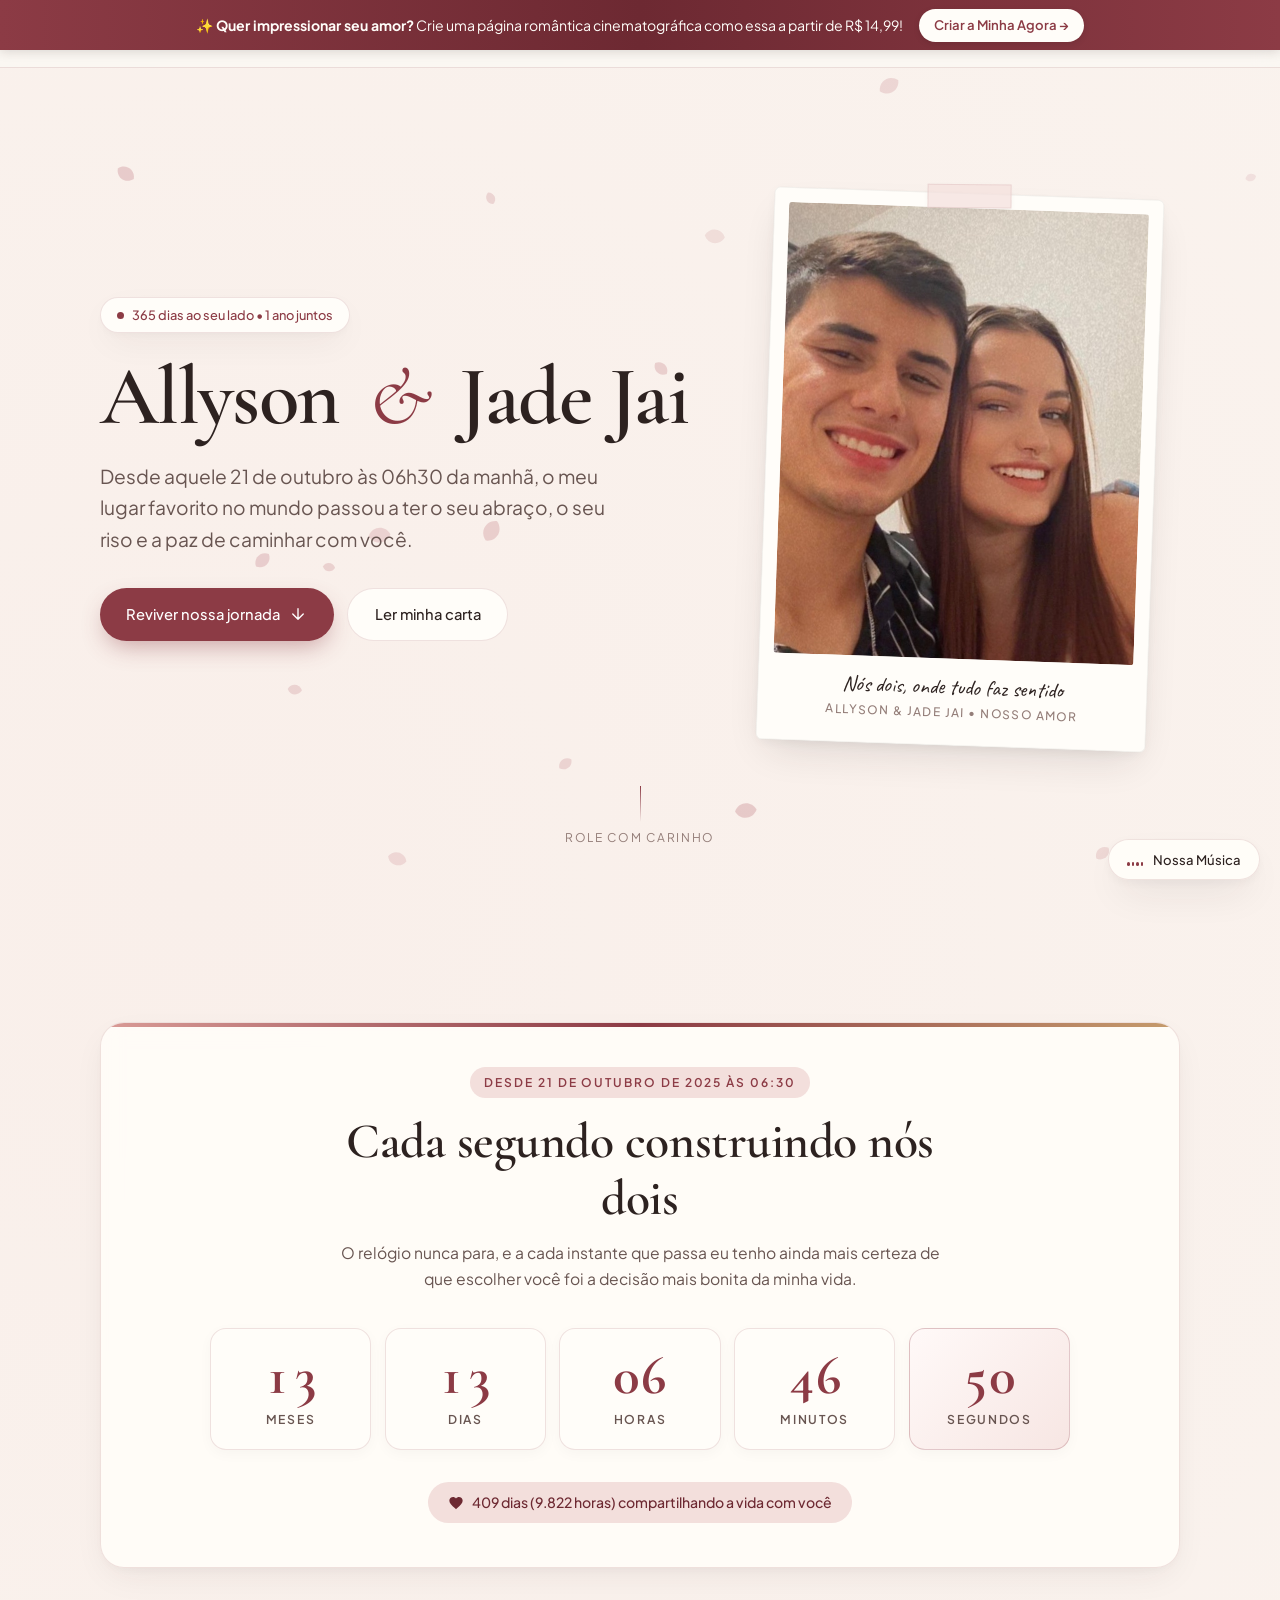
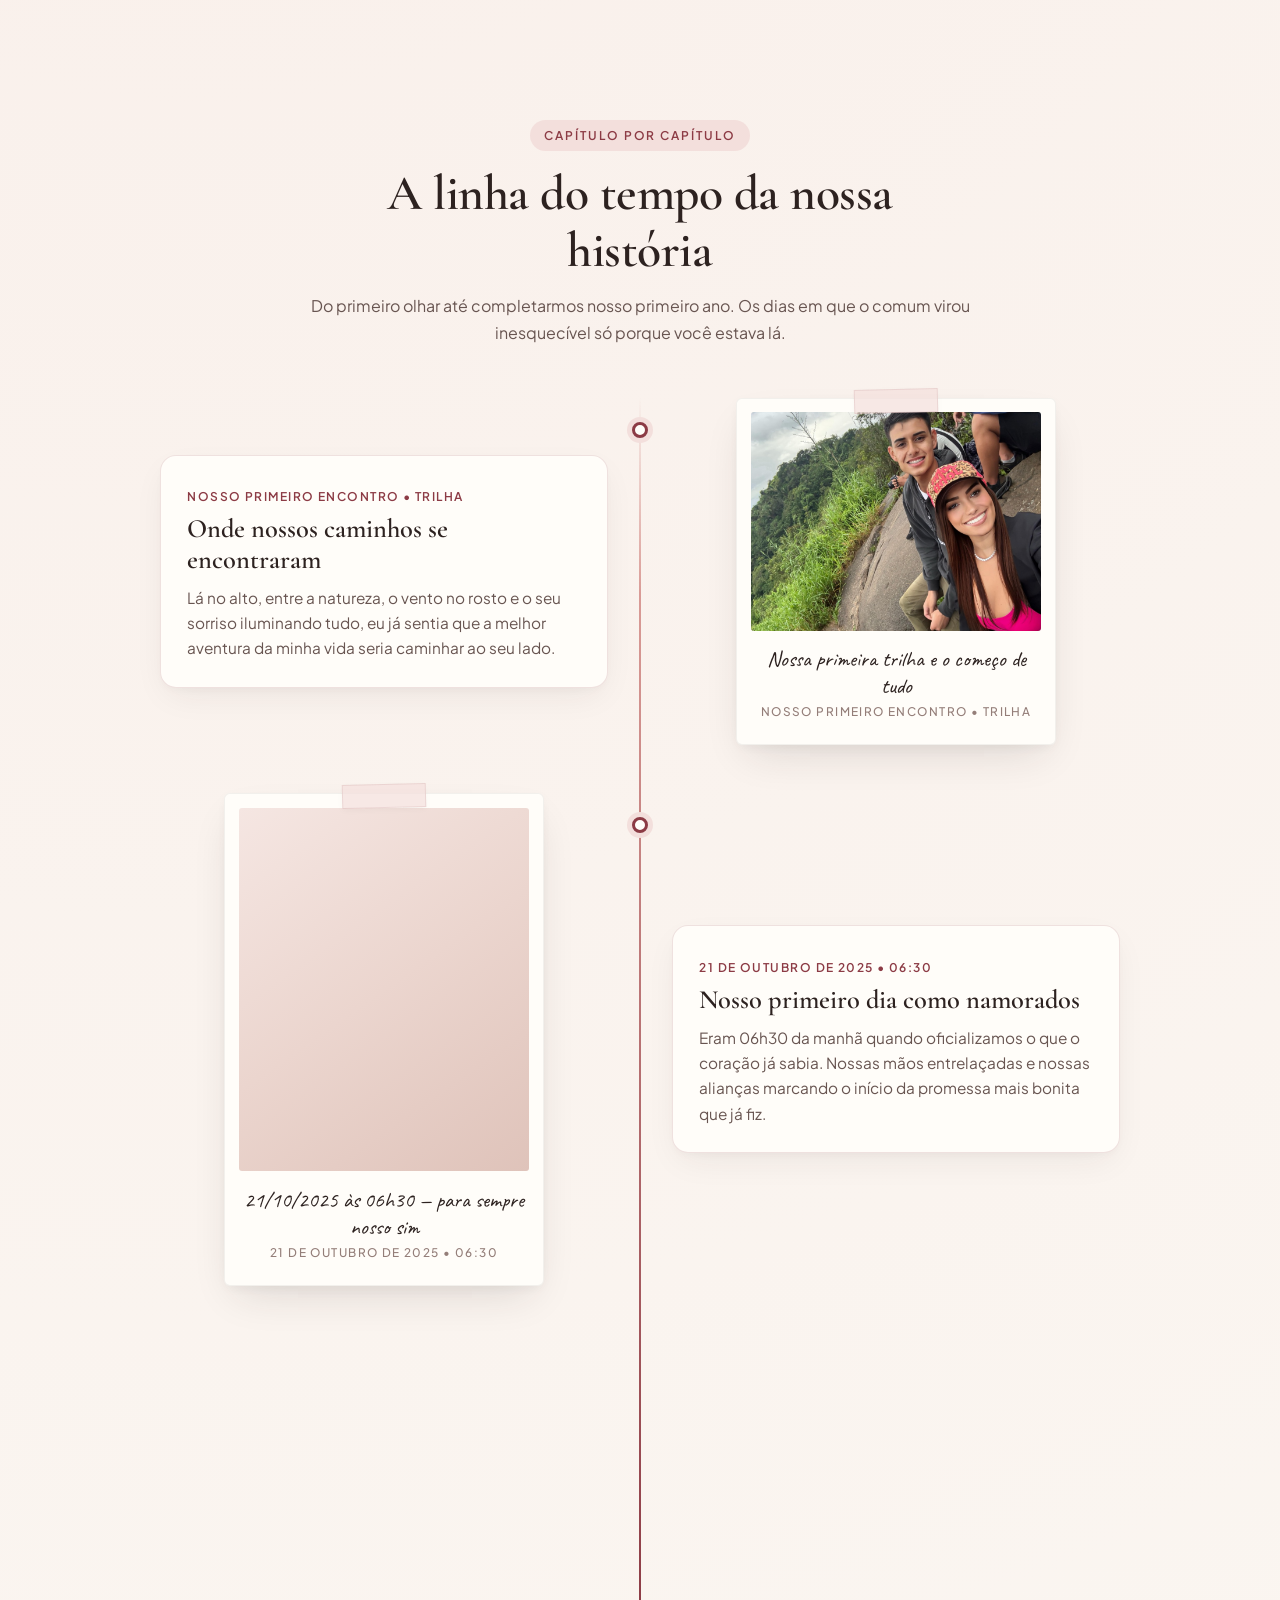
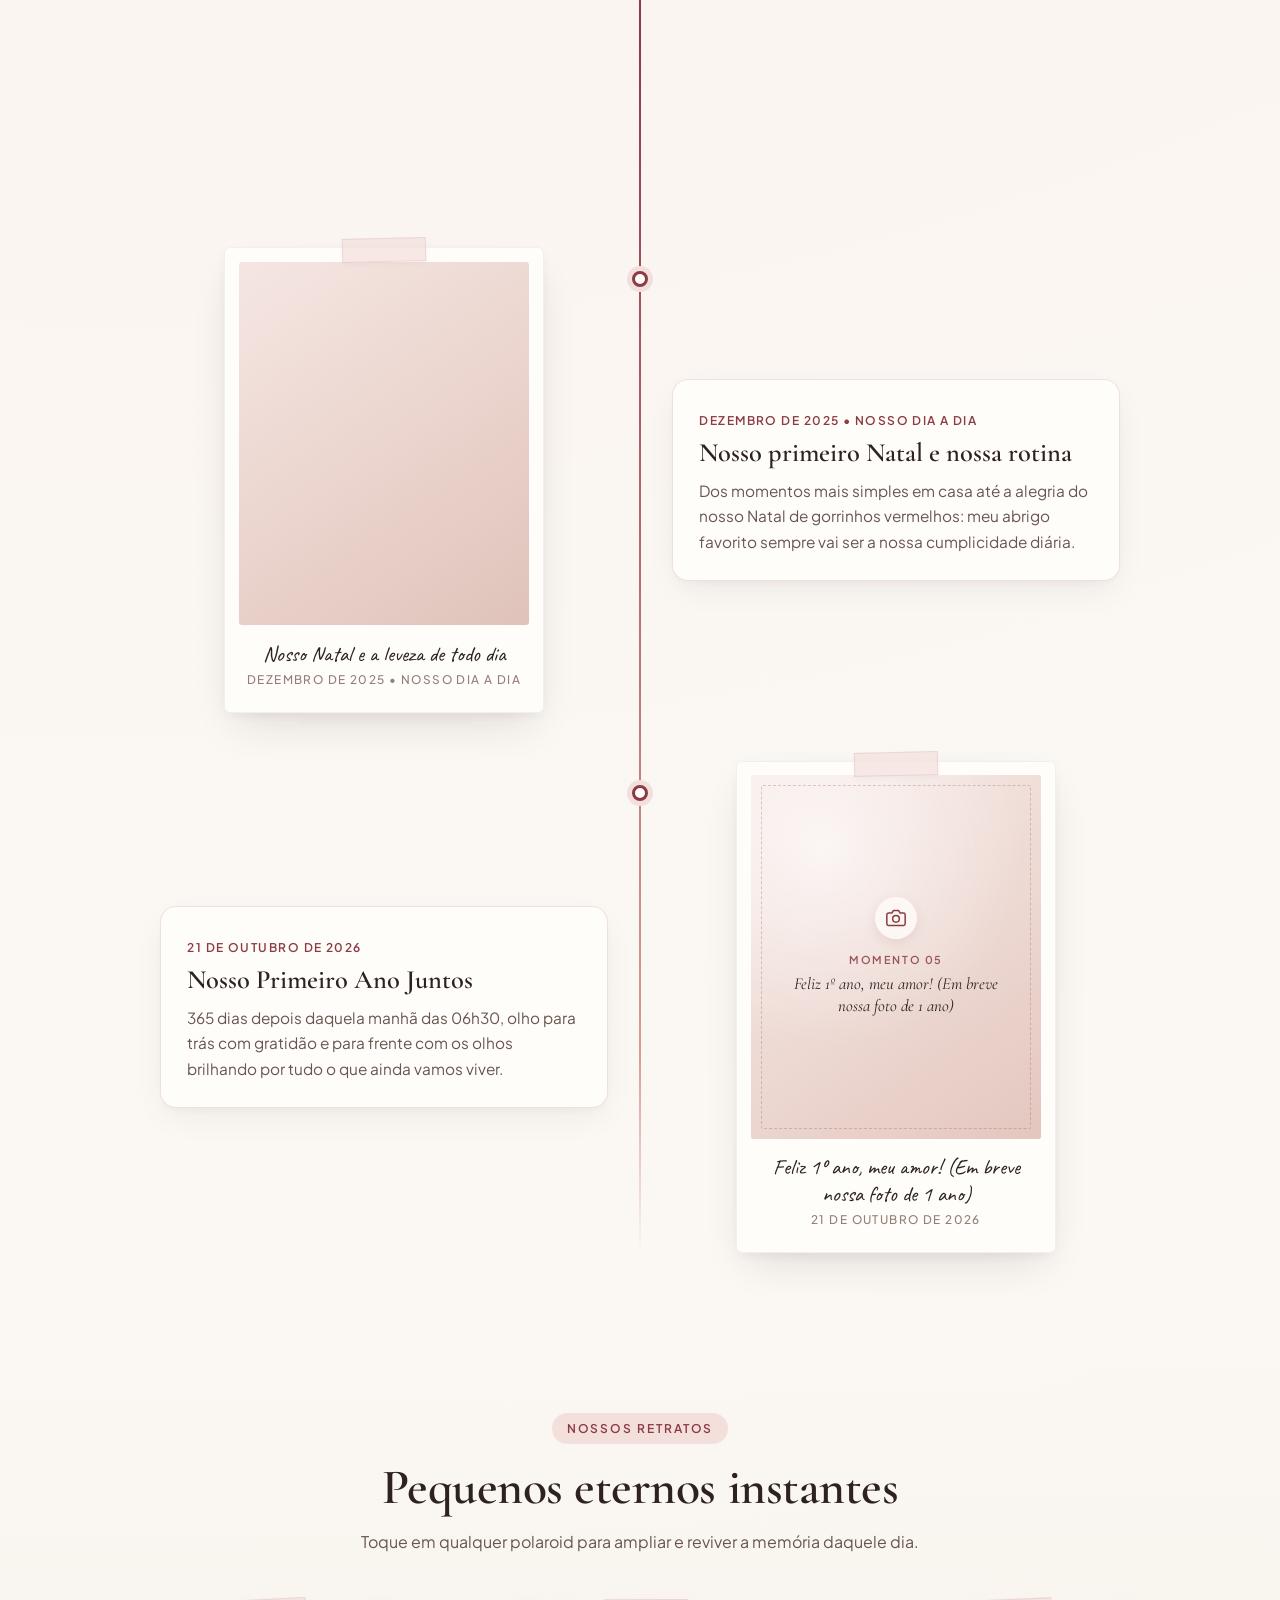
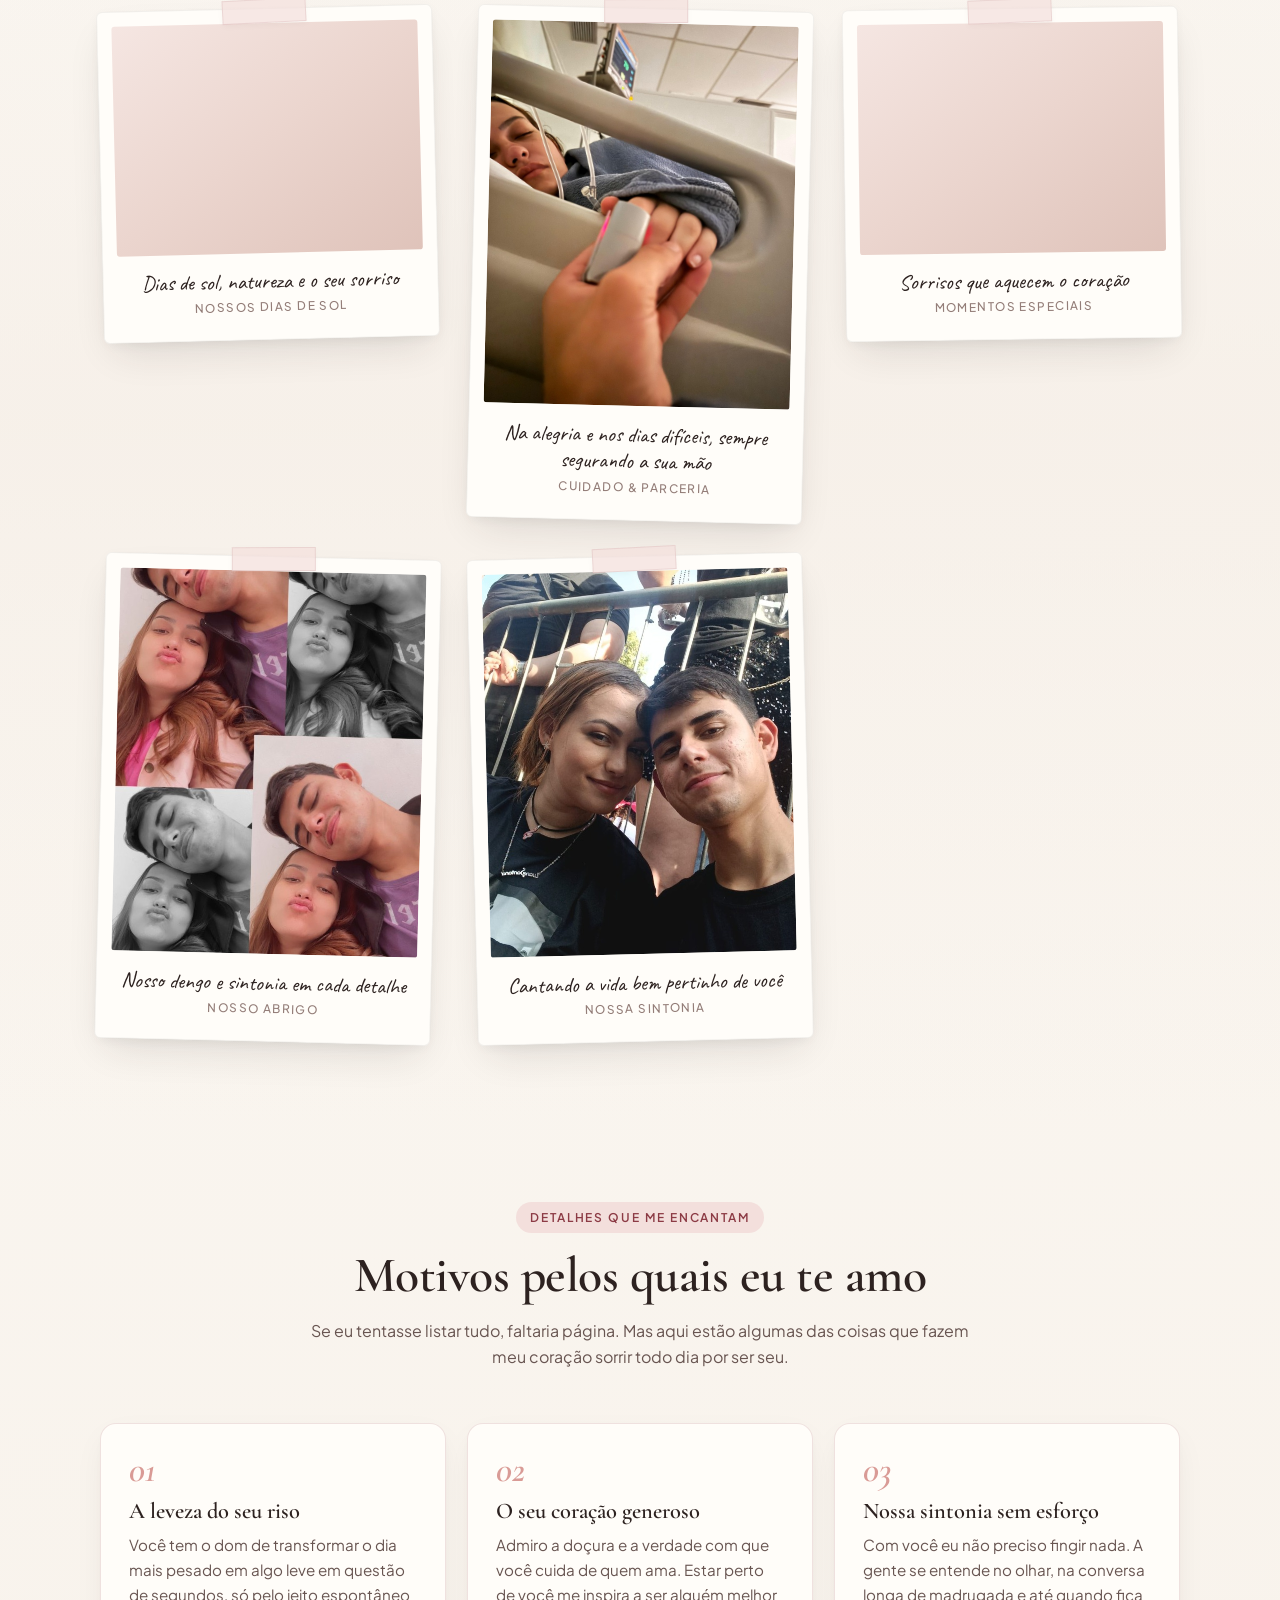
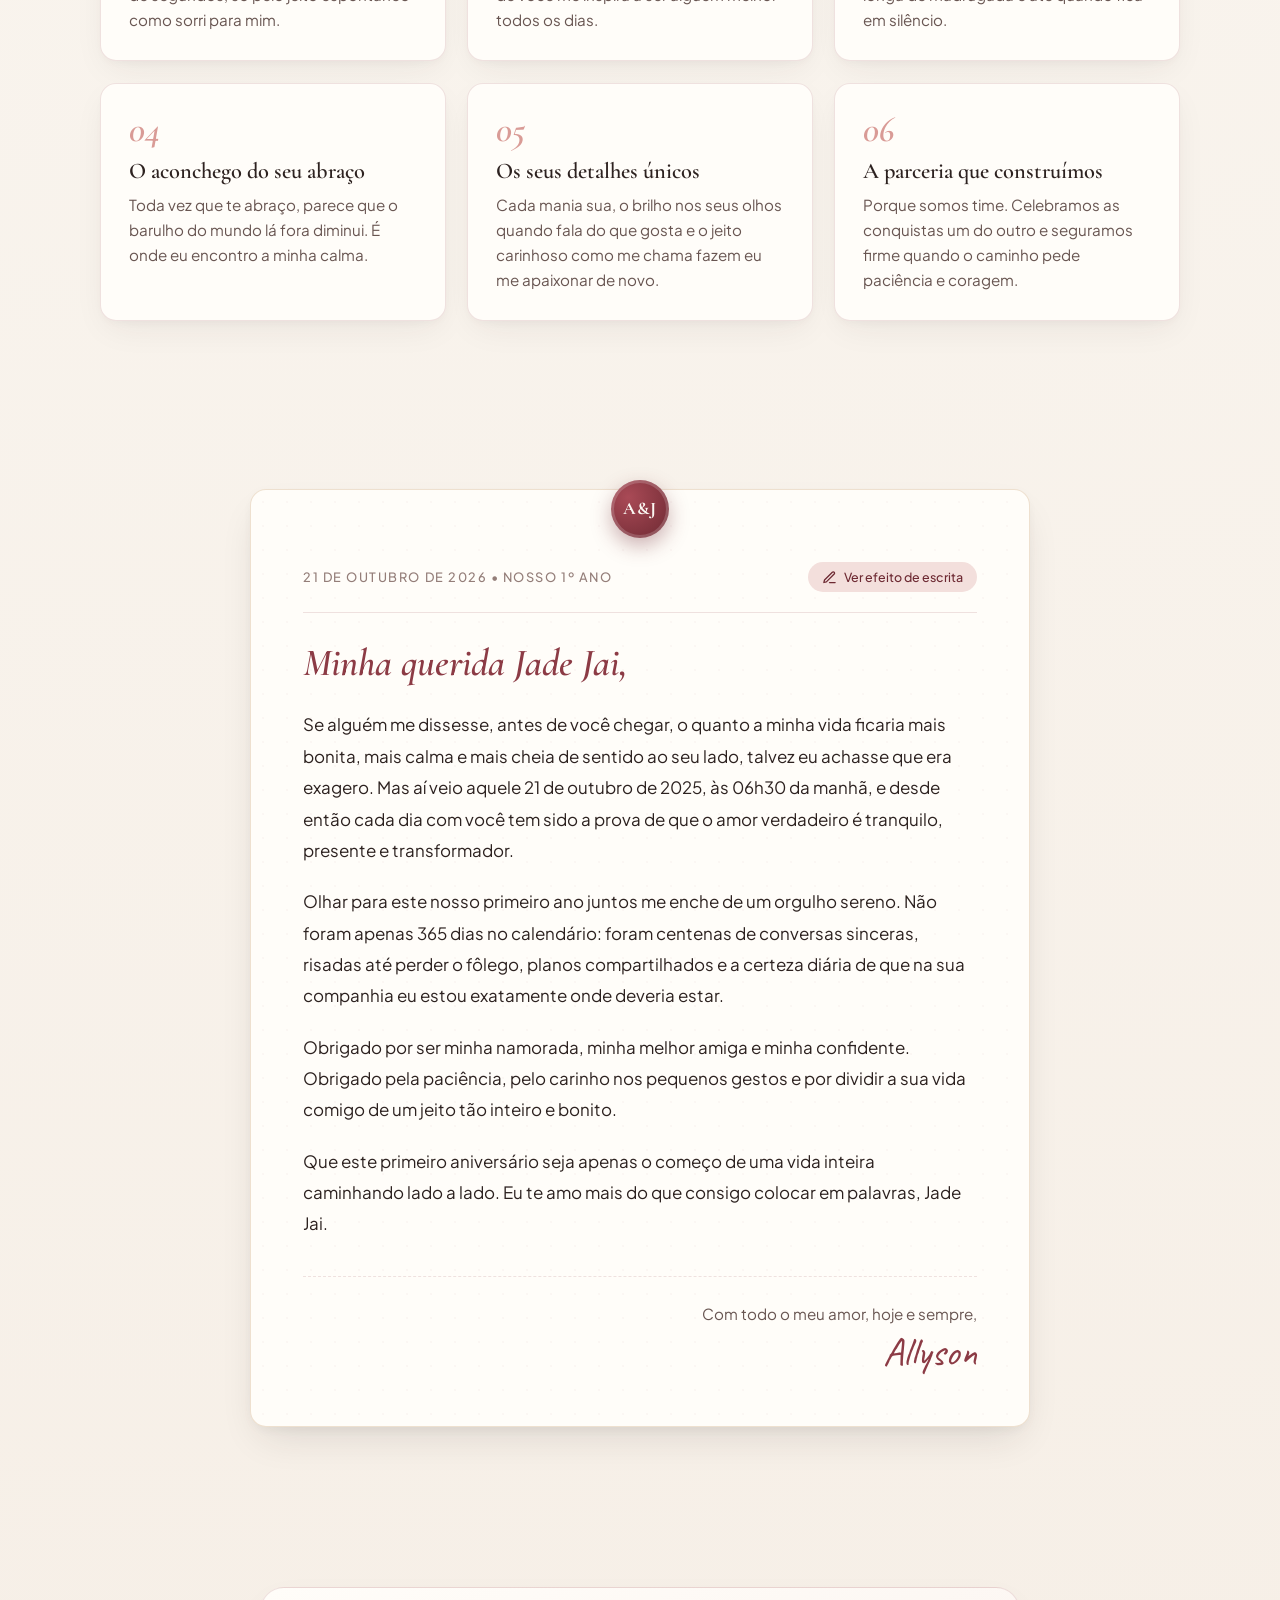
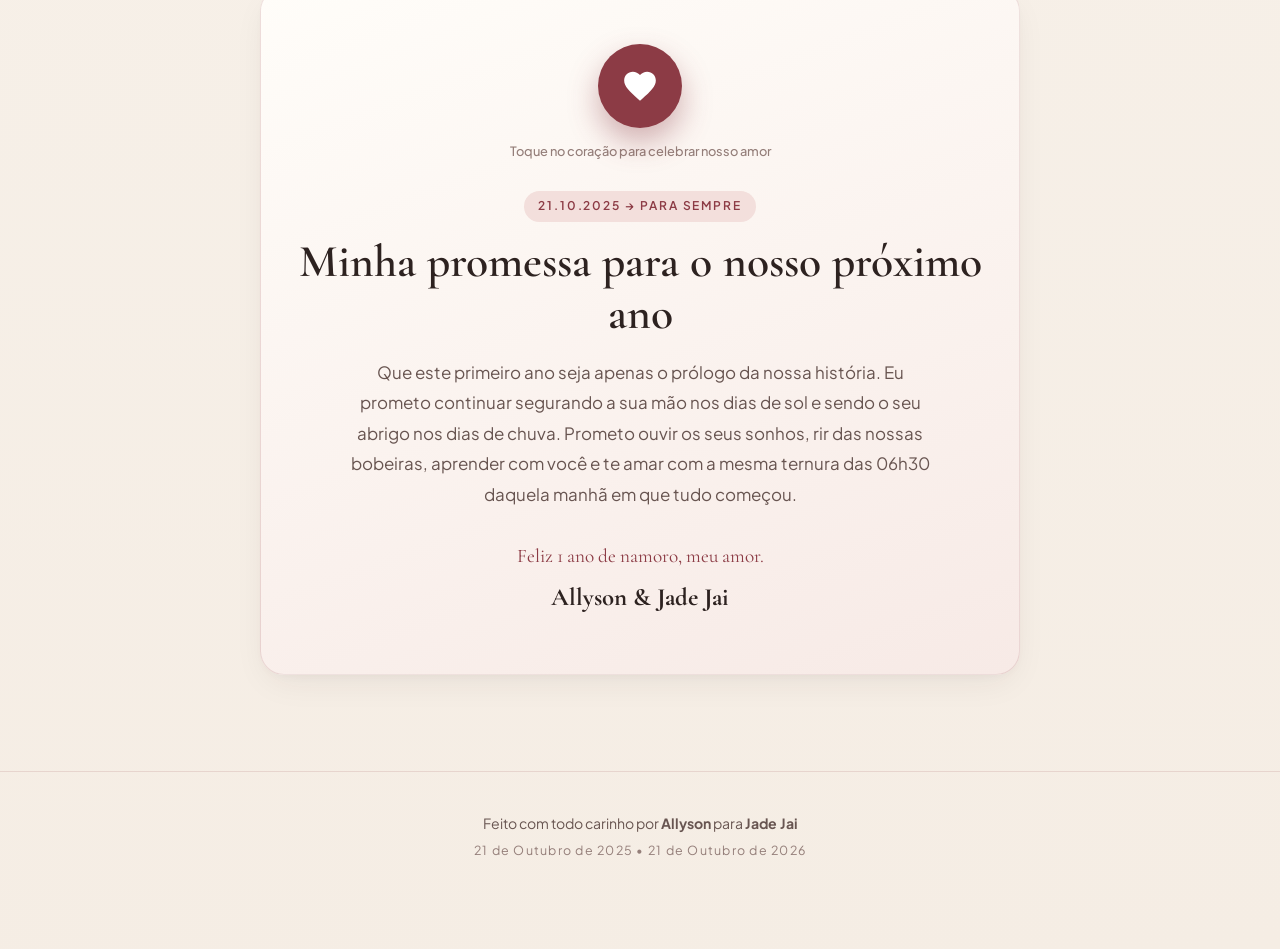
<file: index.html>
<!DOCTYPE html>
<html lang="pt-BR">
<head>
  <meta charset="UTF-8">
  <meta name="viewport" content="width=device-width, initial-scale=1.0">
  <title>Allyson & Jade Jai — 1 Ano de Amor</title>
  <meta name="description" content="Celebrando 365 dias da nossa história: Allyson e Jade Jai. 21/10/2025 – 21/10/2026.">
  <meta name="theme-color" content="#FBF8F3">

  <!-- Google Fonts: Cormorant Garamond (Serifada Editorial) & Plus Jakarta Sans (Sans Limpa) & Caveat (Caligrafia Polaroid) -->
  <link rel="preconnect" href="https://fonts.googleapis.com">
  <link rel="preconnect" href="https://fonts.gstatic.com" crossorigin>
  <link href="https://fonts.googleapis.com/css2?family=Caveat:wght@500;600&family=Cormorant+Garamond:ital,wght@0,400;0,500;0,600;0,700;1,400;1,600&family=Plus+Jakarta+Sans:wght@300;400;500;600&display=swap" rel="stylesheet">

  <link rel="stylesheet" href="styles.css">
</head>
<body>
  <!-- Link de Acessibilidade -->
  <a href="#main-content" class="skip-link">Pular para o conteúdo principal</a>

  <!-- Canvas de Pétalas Sutil ao Fundo -->
  <canvas id="petals-canvas" aria-hidden="true"></canvas>

  <!-- Barra de Convite para Criar Página (Oculta automaticamente em preview) -->
  <div class="sales-cta-topbar" id="sales-cta-topbar">
    <div class="container sales-cta-inner">
      <span>✨ <strong>Quer impressionar seu amor?</strong> Crie uma página romântica cinematográfica como essa a partir de R$ 14,99!</span>
      <a href="vendas.html" class="sales-cta-btn">Criar a Minha Agora →</a>
    </div>
  </div>

  <!-- Navegação Superior Discreta -->
  <header class="site-header">
    <div class="header-inner">
      <a href="#hero" class="brand-monogram" aria-label="Início - Allyson e Jade Jai">
        <span data-bind="groomInitial">A</span>
        <span class="ampersand">&amp;</span>
        <span data-bind="brideInitial">J</span>
      </a>
      <nav class="site-nav" aria-label="Seções da nossa história">
        <a href="#contador">O Tempo</a>
        <a href="#historia">Nossa História</a>
        <a href="#galeria">Memórias</a>
        <a href="#motivos">Por que te amo</a>
        <a href="#carta">Carta</a>
      </nav>
      <div class="header-date" data-bind="shortDates">21.10.25 — 21.10.26</div>
    </div>
  </header>

  <main id="main-content">
    <!-- 1. HERO SECTION -->
    <section id="hero" class="hero-section">
      <div class="container hero-grid">
        <div class="hero-text-col reveal-up">
          <div class="eyebrow-badge">
            <span class="badge-dot"></span>
            <span data-bind="heroBadge">365 dias ao seu lado • 1 ano juntos</span>
          </div>
          <h1 class="hero-title">
            <span data-bind="myName">Allyson</span>
            <span class="hero-amp">&amp;</span>
            <span data-bind="herName">Jade Jai</span>
          </h1>
          <p class="hero-subtitle" data-bind="heroSubtitle">
            Desde aquele 21 de outubro às 06h30 da manhã, o meu lugar favorito no mundo passou a ter o seu abraço, o seu riso e a paz de caminhar com você.
          </p>
          <div class="hero-actions">
            <a href="#historia" class="btn-primary">
              <span>Reviver nossa jornada</span>
              <svg width="18" height="18" viewBox="0 0 24 24" fill="none" stroke="currentColor" stroke-width="1.8" stroke-linecap="round" stroke-linejoin="round" aria-hidden="true">
                <path d="M12 5v14M19 12l-7 7-7-7"/>
              </svg>
            </a>
            <a href="#carta" class="btn-secondary">Ler minha carta</a>
          </div>
        </div>

        <div class="hero-polaroid-col reveal-up" style="--delay: 0.18s;">
          <div class="polaroid-wrapper hero-polaroid" id="hero-photo-slot">
            <!-- Renderizado dinamicamente pelo app.js a partir do CONFIG.hero.photo -->
          </div>
        </div>
      </div>

      <div class="scroll-indicator" aria-hidden="true">
        <span class="scroll-line"></span>
        <span class="scroll-label">Role com carinho</span>
      </div>
    </section>

    <!-- 2. CONTADOR AO VIVO DO TEMPO JUNTOS -->
    <section id="contador" class="counter-section">
      <div class="container">
        <div class="counter-card reveal-up">
          <div class="counter-header">
            <span class="section-tag">Desde 21 de outubro de 2025 às 06:30</span>
            <h2 class="section-title">Cada segundo construindo nós dois</h2>
            <p class="counter-lead" data-bind="counterSubtitle">
              O relógio nunca para, e a cada instante que passa eu tenho ainda mais certeza de que escolher você foi a decisão mais bonita da minha vida.
            </p>
          </div>

          <div class="counter-grid" role="timer" aria-live="polite" aria-atomic="true">
            <div class="counter-unit">
              <span class="counter-value" id="cnt-months">12</span>
              <span class="counter-label" id="lbl-months">Meses</span>
            </div>
            <div class="counter-unit">
              <span class="counter-value" id="cnt-days">00</span>
              <span class="counter-label" id="lbl-days">Dias</span>
            </div>
            <div class="counter-unit">
              <span class="counter-value" id="cnt-hours">00</span>
              <span class="counter-label" id="lbl-hours">Horas</span>
            </div>
            <div class="counter-unit">
              <span class="counter-value" id="cnt-minutes">00</span>
              <span class="counter-label" id="lbl-minutes">Minutos</span>
            </div>
            <div class="counter-unit counter-unit-accent">
              <span class="counter-value" id="cnt-seconds">00</span>
              <span class="counter-label" id="lbl-seconds">Segundos</span>
            </div>
          </div>

          <div class="counter-footer">
            <div class="total-days-pill">
              <svg width="16" height="16" viewBox="0 0 24 24" fill="currentColor" aria-hidden="true">
                <path d="M12 21.35l-1.45-1.32C5.4 15.36 2 12.28 2 8.5 2 5.42 4.42 3 7.5 3c1.74 0 3.41.81 4.5 2.09C13.09 3.81 14.76 3 16.5 3 19.58 3 22 5.42 22 8.5c0 3.78-3.4 6.86-8.55 11.54L12 21.35z"/>
              </svg>
              <span id="total-summary-text">Calculando nossa história...</span>
            </div>
          </div>
        </div>
      </div>
    </section>

    <!-- 3. LINHA DO TEMPO DA NOSSA HISTÓRIA -->
    <section id="historia" class="timeline-section">
      <div class="container">
        <div class="section-header reveal-up">
          <span class="section-tag">Capítulo por Capítulo</span>
          <h2 class="section-title">A linha do tempo da nossa história</h2>
          <p class="section-subtitle">
            Do primeiro olhar até completarmos nosso primeiro ano. Os dias em que o comum virou inesquecível só porque você estava lá.
          </p>
        </div>

        <div class="timeline-wrapper">
          <div class="timeline-line" aria-hidden="true"></div>
          <div id="timeline-container" class="timeline-items">
            <!-- Renderizado dinamicamente pelo app.js (CONFIG.timeline) -->
          </div>
        </div>
      </div>
    </section>

    <!-- 4. GALERIA DE FOTOS (MASONRY / POLAROID + LIGHTBOX) -->
    <section id="galeria" class="gallery-section">
      <div class="container">
        <div class="section-header reveal-up">
          <span class="section-tag">Nossos Retratos</span>
          <h2 class="section-title">Pequenos eternos instantes</h2>
          <p class="section-subtitle">
            Toque em qualquer polaroid para ampliar e reviver a memória daquele dia.
          </p>
        </div>

        <div id="gallery-container" class="gallery-masonry">
          <!-- Renderizado dinamicamente pelo app.js (CONFIG.gallery) -->
        </div>
      </div>
    </section>

    <!-- 5. MOTIVOS PELOS QUAIS EU TE AMO -->
    <section id="motivos" class="reasons-section">
      <div class="container">
        <div class="section-header reveal-up">
          <span class="section-tag">Detalhes que me encantam</span>
          <h2 class="section-title">Motivos pelos quais eu te amo</h2>
          <p class="section-subtitle">
            Se eu tentasse listar tudo, faltaria página. Mas aqui estão algumas das coisas que fazem meu coração sorrir todo dia por ser seu.
          </p>
        </div>

        <div id="reasons-container" class="reasons-grid">
          <!-- Renderizado dinamicamente pelo app.js (CONFIG.reasons) -->
        </div>
      </div>
    </section>

    <!-- 6. CARTA DE AMOR EM DESTAQUE -->
    <section id="carta" class="letter-section">
      <div class="container">
        <div class="letter-paper reveal-up">
          <div class="letter-wax-seal" aria-hidden="true">
            <span>A&amp;J</span>
          </div>

          <div class="letter-top-meta">
            <span class="letter-location" data-bind="letterDatePlace">21 de Outubro de 2026 • Nosso 1º Ano</span>
            <button type="button" id="btn-replay-letter" class="btn-text-action" aria-label="Alternar efeito de escrita da carta">
              <svg width="15" height="15" viewBox="0 0 24 24" fill="none" stroke="currentColor" stroke-width="2" stroke-linecap="round" stroke-linejoin="round" aria-hidden="true">
                <path d="M12 20h9"/><path d="M16.5 3.5a2.121 2.121 0 0 1 3 3L7 19l-4 1 1-4L16.5 3.5z"/>
              </svg>
              <span id="letter-toggle-label">Ler com efeito de escrita</span>
            </button>
          </div>

          <h2 class="letter-salutation" data-bind="letterGreeting">Minha querida Jade Jai,</h2>

          <div id="letter-body" class="letter-content" aria-live="polite">
            <!-- Parágrafos renderizados pelo app.js (CONFIG.letter) -->
          </div>

          <div class="letter-signature-block">
            <p class="letter-closing" data-bind="letterClosing">Com todo o meu amor, hoje e sempre,</p>
            <p class="letter-signature" data-bind="letterSignature">Allyson</p>
          </div>
        </div>
      </div>
    </section>

    <!-- 7. PROMESSA PARA O PRÓXIMO ANO & CORAÇÃO INTERATIVO -->
    <section id="promessa" class="promise-section">
      <div class="container">
        <div class="promise-card reveal-up">
          <div class="heart-interactive-wrap">
            <button type="button" id="heart-pulse-btn" class="heart-pulse-btn" aria-label="Enviar carinho — clique para espalhar corações">
              <svg class="heart-svg" viewBox="0 0 24 24" fill="currentColor" aria-hidden="true">
                <path d="M12 21.35l-1.45-1.32C5.4 15.36 2 12.28 2 8.5 2 5.42 4.42 3 7.5 3c1.74 0 3.41.81 4.5 2.09C13.09 3.81 14.76 3 16.5 3 19.58 3 22 5.42 22 8.5c0 3.78-3.4 6.86-8.55 11.54L12 21.35z"/>
              </svg>
              <span class="heart-ring ring-1" aria-hidden="true"></span>
              <span class="heart-ring ring-2" aria-hidden="true"></span>
            </button>
            <span class="heart-hint" id="heart-counter-hint">Toque no coração para celebrar nosso amor</span>
          </div>

          <span class="section-tag">21.10.2025 → Para Sempre</span>
          <h2 class="promise-title" data-bind="promiseTitle">Minha promessa para o nosso próximo ano</h2>
          <p class="promise-text" data-bind="promiseText">
            Que este primeiro ano seja apenas o prólogo da nossa história. Eu prometo continuar segurando a sua mão nos dias de sol e sendo o seu abrigo nos dias de chuva. Prometo ouvir os seus sonhos, rir das nossas bobeiras, aprender com você e te amar com a mesma ternura das 06h30 daquela manhã em que tudo começou.
          </p>

          <div class="promise-signature">
            <span>Feliz 1 ano de namoro, meu amor.</span>
            <strong>Allyson &amp; Jade Jai</strong>
          </div>
        </div>
      </div>
    </section>
  </main>

  <footer class="site-footer">
    <div class="container footer-inner">
      <p>Feito com todo carinho por <strong data-bind="myName">Allyson</strong> para <strong data-bind="herName">Jade Jai</strong></p>
      <p class="footer-dates">21 de Outubro de 2025 • 21 de Outubro de 2026</p>
    </div>
  </footer>

  <!-- BOTÃO FLUTUANTE DE MÚSICA (Sem Autoplay, discreto) -->
  <div class="music-player-widget">
    <audio id="bg-audio" preload="metadata" loop></audio>
    <button type="button" id="music-toggle-btn" class="music-btn" aria-pressed="false" aria-label="Tocar nossa música de fundo">
      <span class="music-bars" aria-hidden="true">
        <span></span><span></span><span></span><span></span>
      </span>
      <span class="music-label" id="music-btn-text">Nossa Música</span>
    </button>
  </div>

  <!-- LIGHTBOX MODAL PARA A GALERIA E FOTOS -->
  <div id="lightbox" class="lightbox" role="dialog" aria-modal="true" aria-hidden="true" aria-label="Visualização ampliada da foto">
    <div class="lightbox-backdrop" id="lightbox-backdrop"></div>
    <button type="button" class="lightbox-close" id="lightbox-close" aria-label="Fechar foto (Esc)">
      <svg width="24" height="24" viewBox="0 0 24 24" fill="none" stroke="currentColor" stroke-width="2" stroke-linecap="round" stroke-linejoin="round" aria-hidden="true">
        <line x1="18" y1="6" x2="6" y2="18"></line>
        <line x1="6" y1="6" x2="18" y2="18"></line>
      </svg>
    </button>
    <button type="button" class="lightbox-nav lightbox-prev" id="lightbox-prev" aria-label="Foto anterior">
      <svg width="24" height="24" viewBox="0 0 24 24" fill="none" stroke="currentColor" stroke-width="2" stroke-linecap="round" stroke-linejoin="round" aria-hidden="true">
        <polyline points="15 18 9 12 15 6"></polyline>
      </svg>
    </button>
    <button type="button" class="lightbox-nav lightbox-next" id="lightbox-next" aria-label="Próxima foto">
      <svg width="24" height="24" viewBox="0 0 24 24" fill="none" stroke="currentColor" stroke-width="2" stroke-linecap="round" stroke-linejoin="round" aria-hidden="true">
        <polyline points="9 18 15 12 9 6"></polyline>
      </svg>
    </button>

    <div class="lightbox-content">
      <div class="lightbox-polaroid">
        <div class="lightbox-visual-stage" id="lightbox-stage">
          <!-- Imagem ou Placeholder injetado aqui -->
        </div>
        <div class="lightbox-caption-bar">
          <span class="lightbox-date" id="lightbox-date"></span>
          <p class="lightbox-caption" id="lightbox-caption"></p>
        </div>
      </div>
    </div>
  </div>

  <script src="app.js"></script>
  <script src="/public-page.js" defer></script>
</body>
</html>
</file>
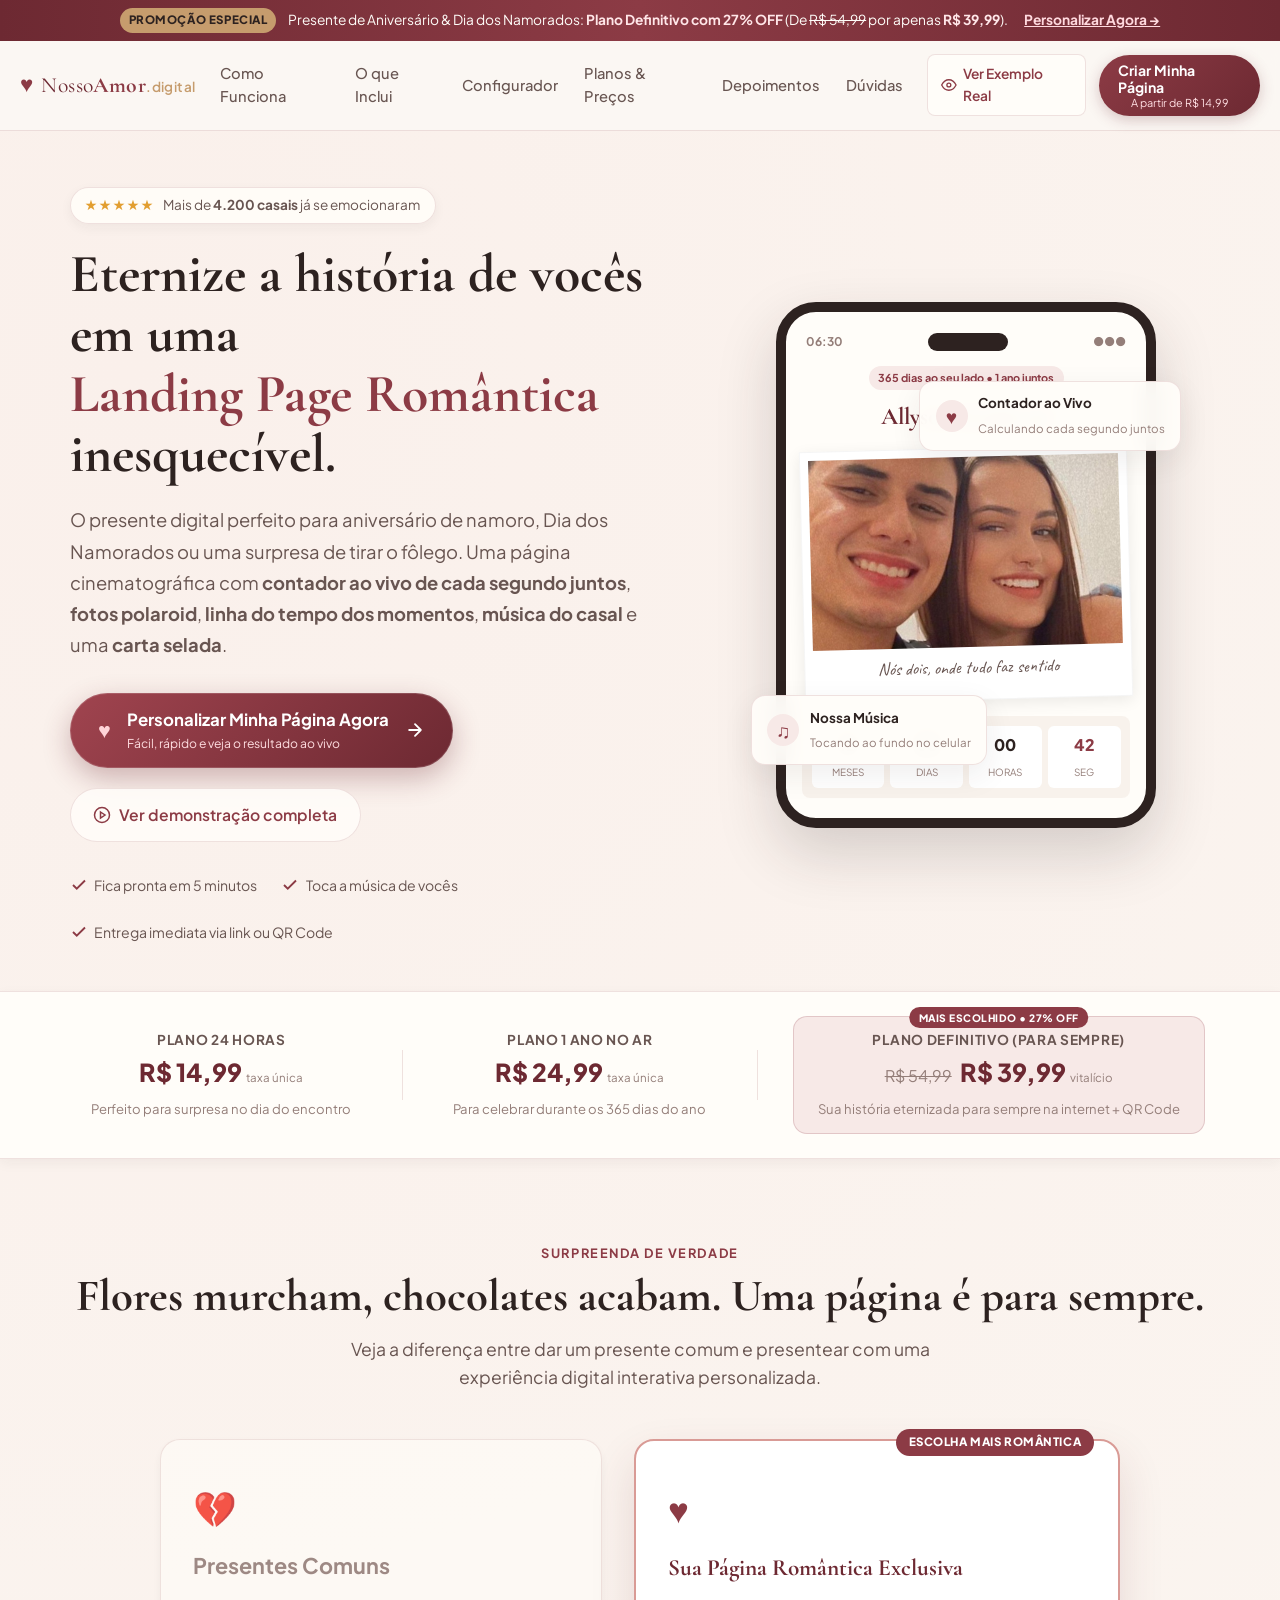
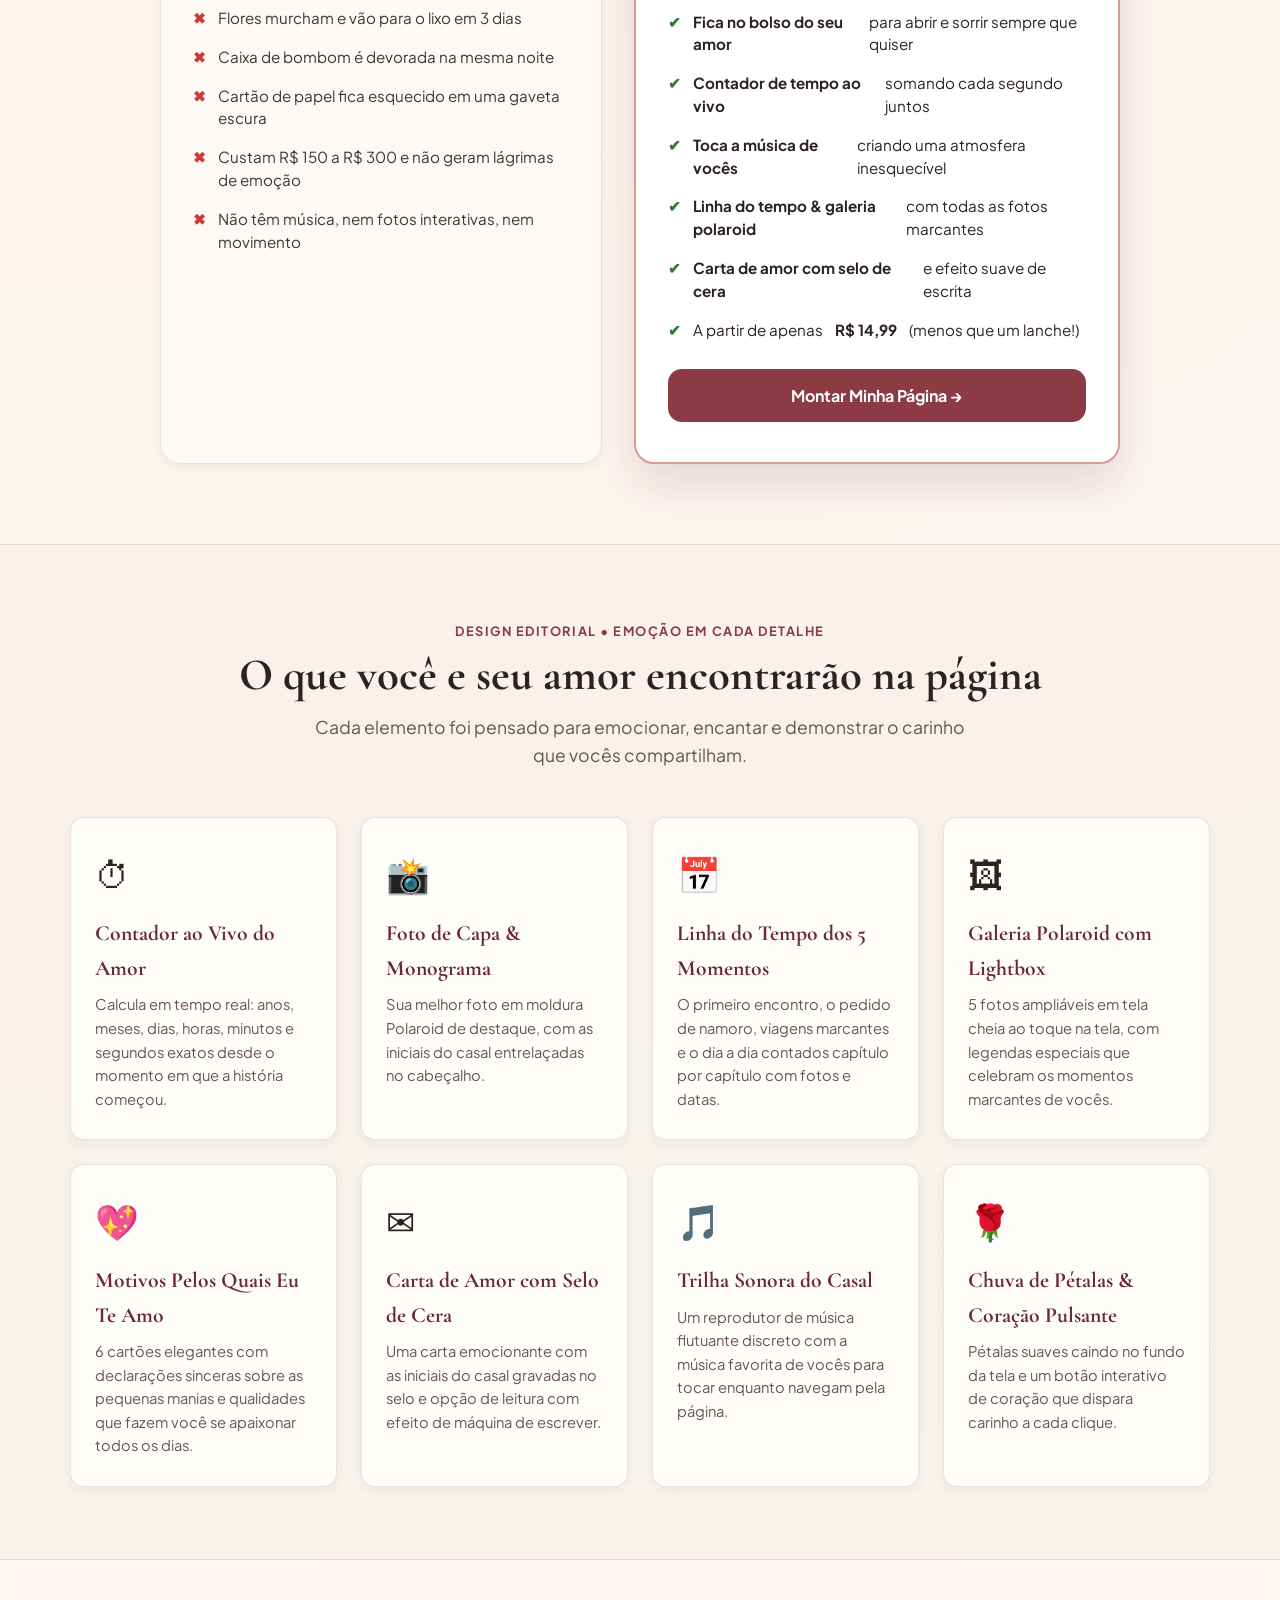
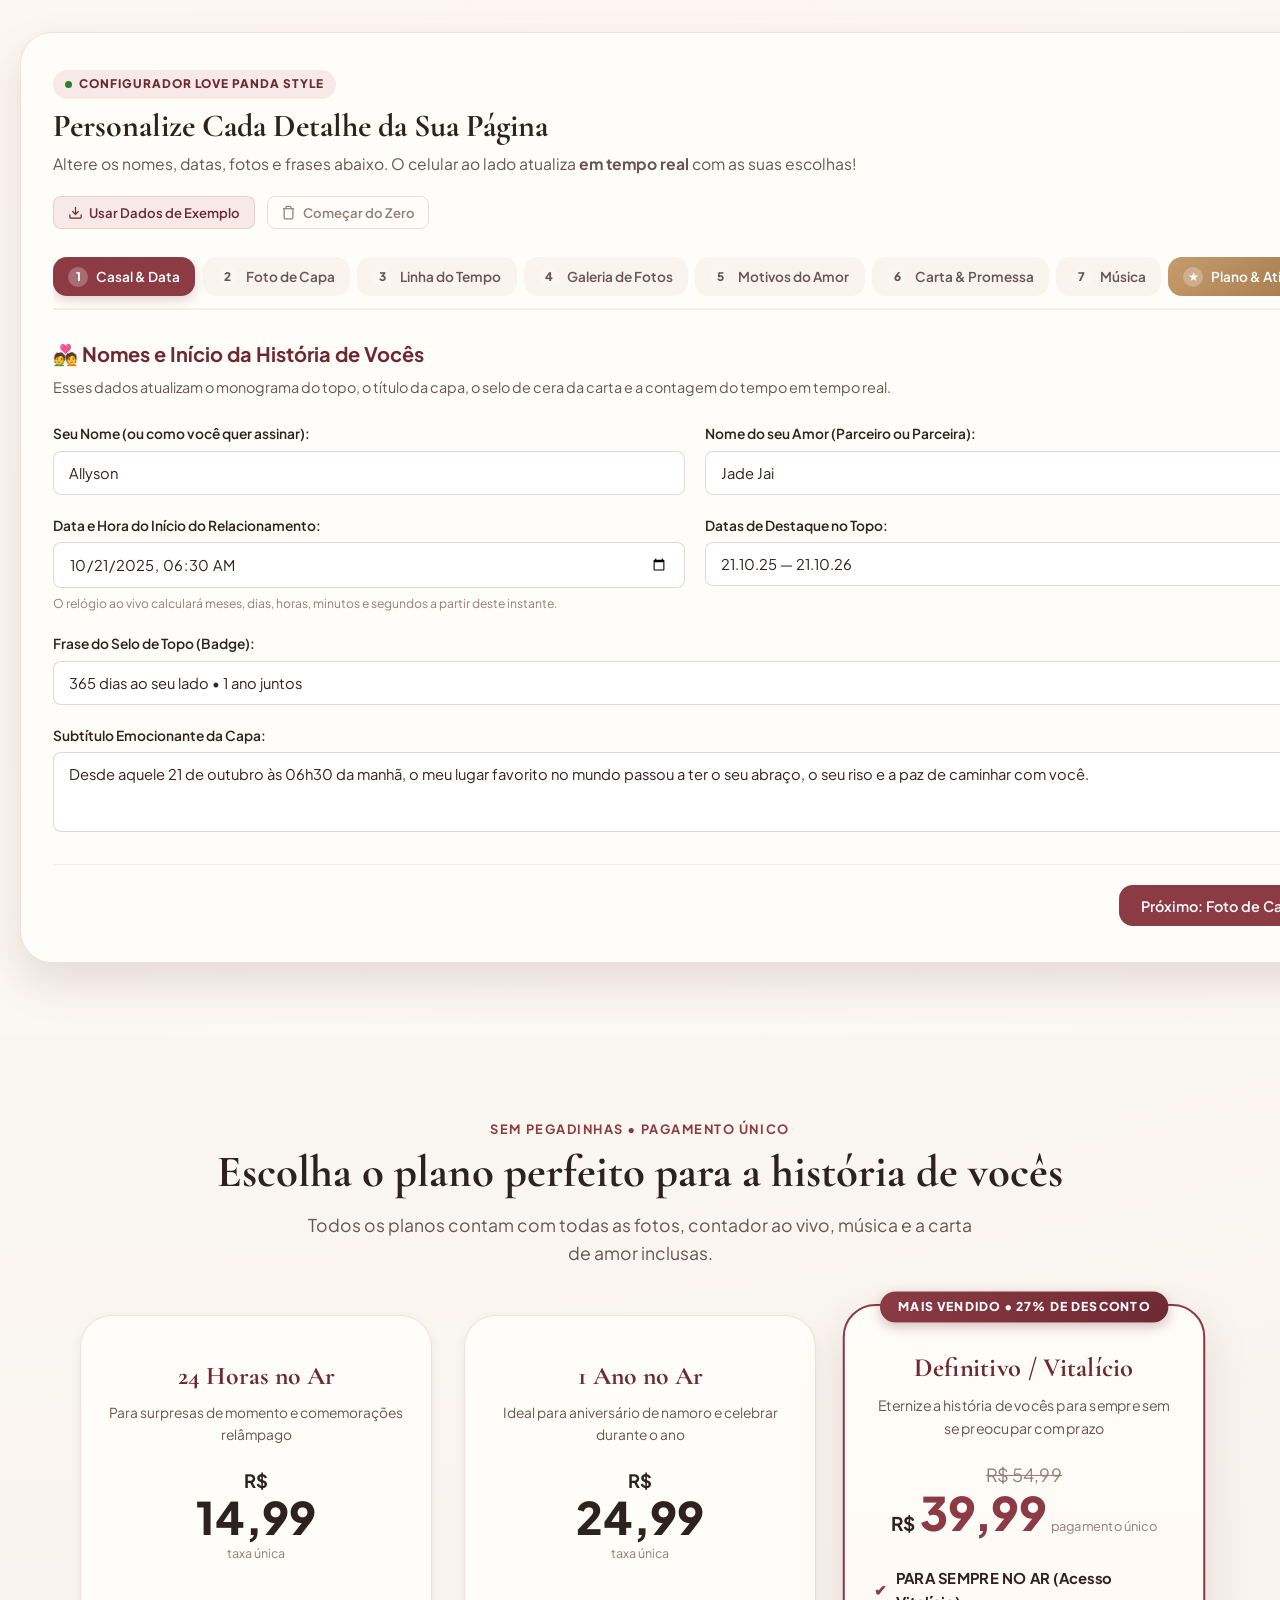
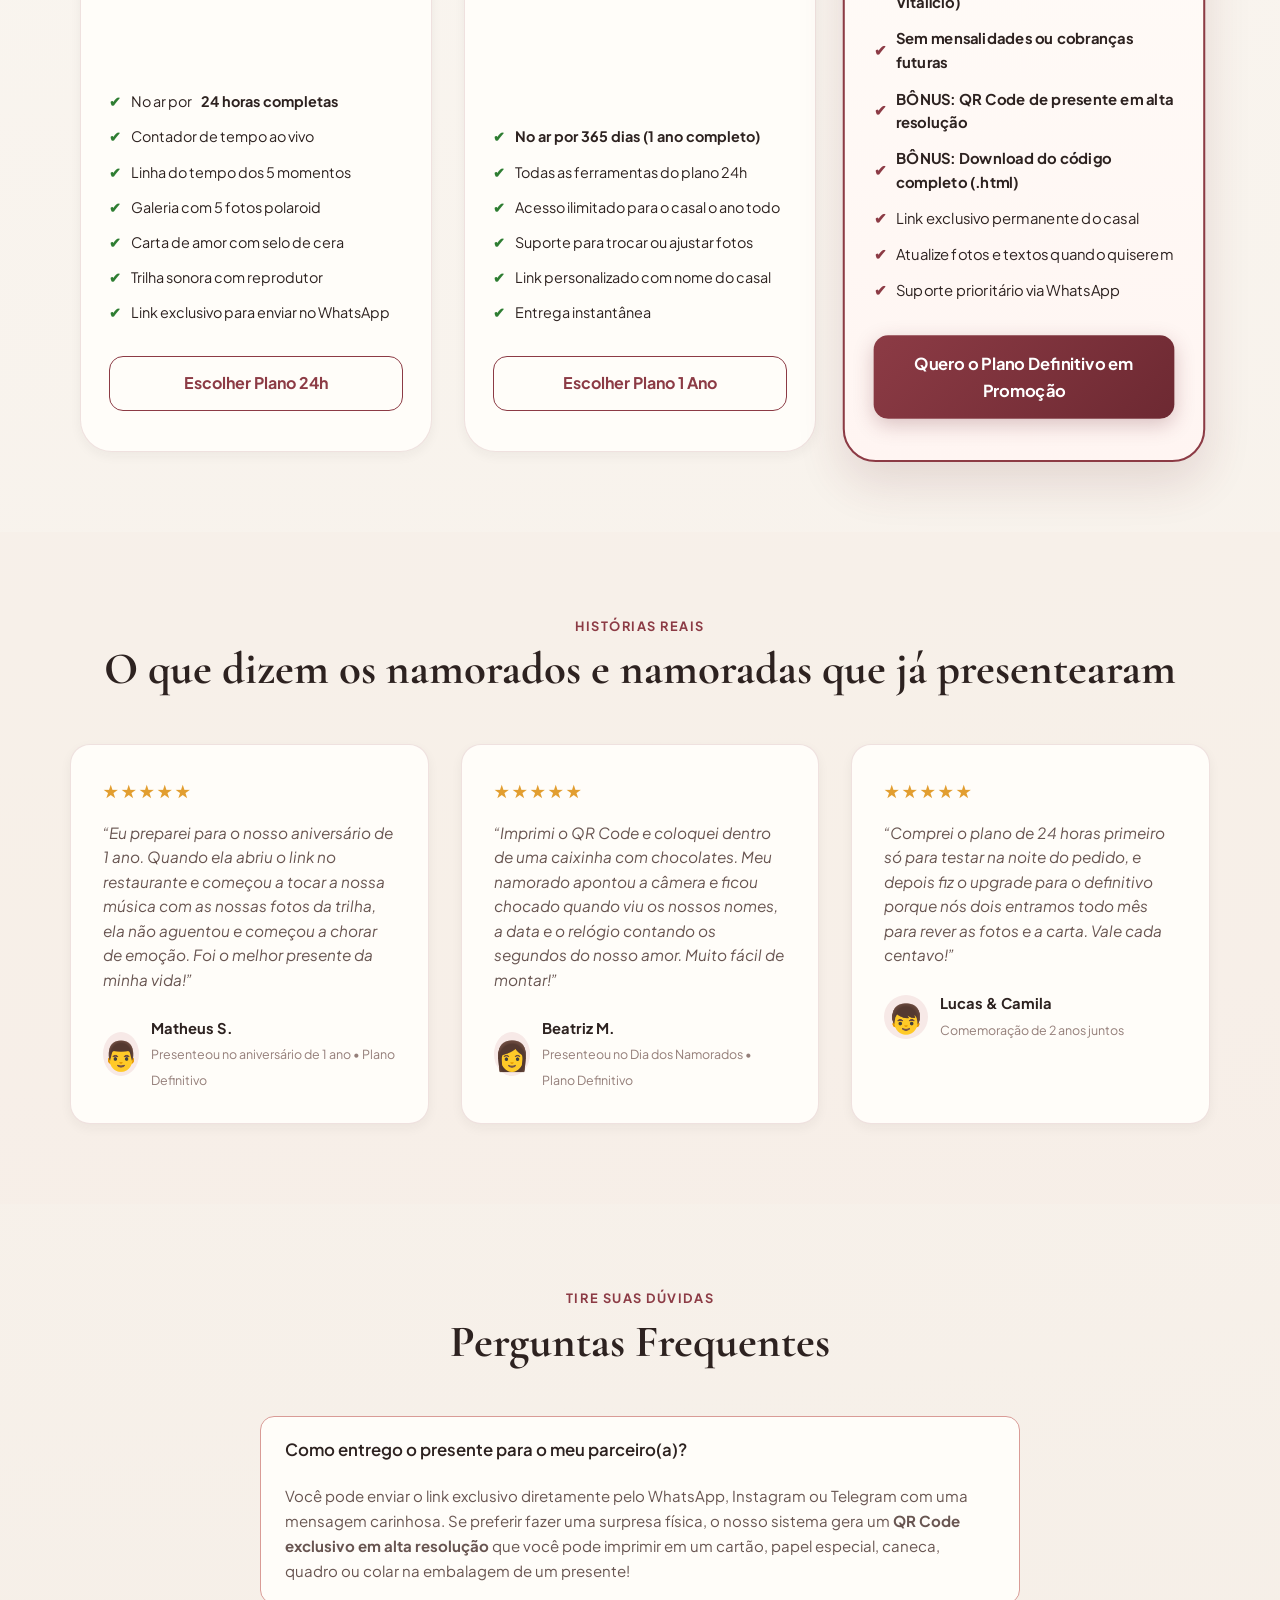
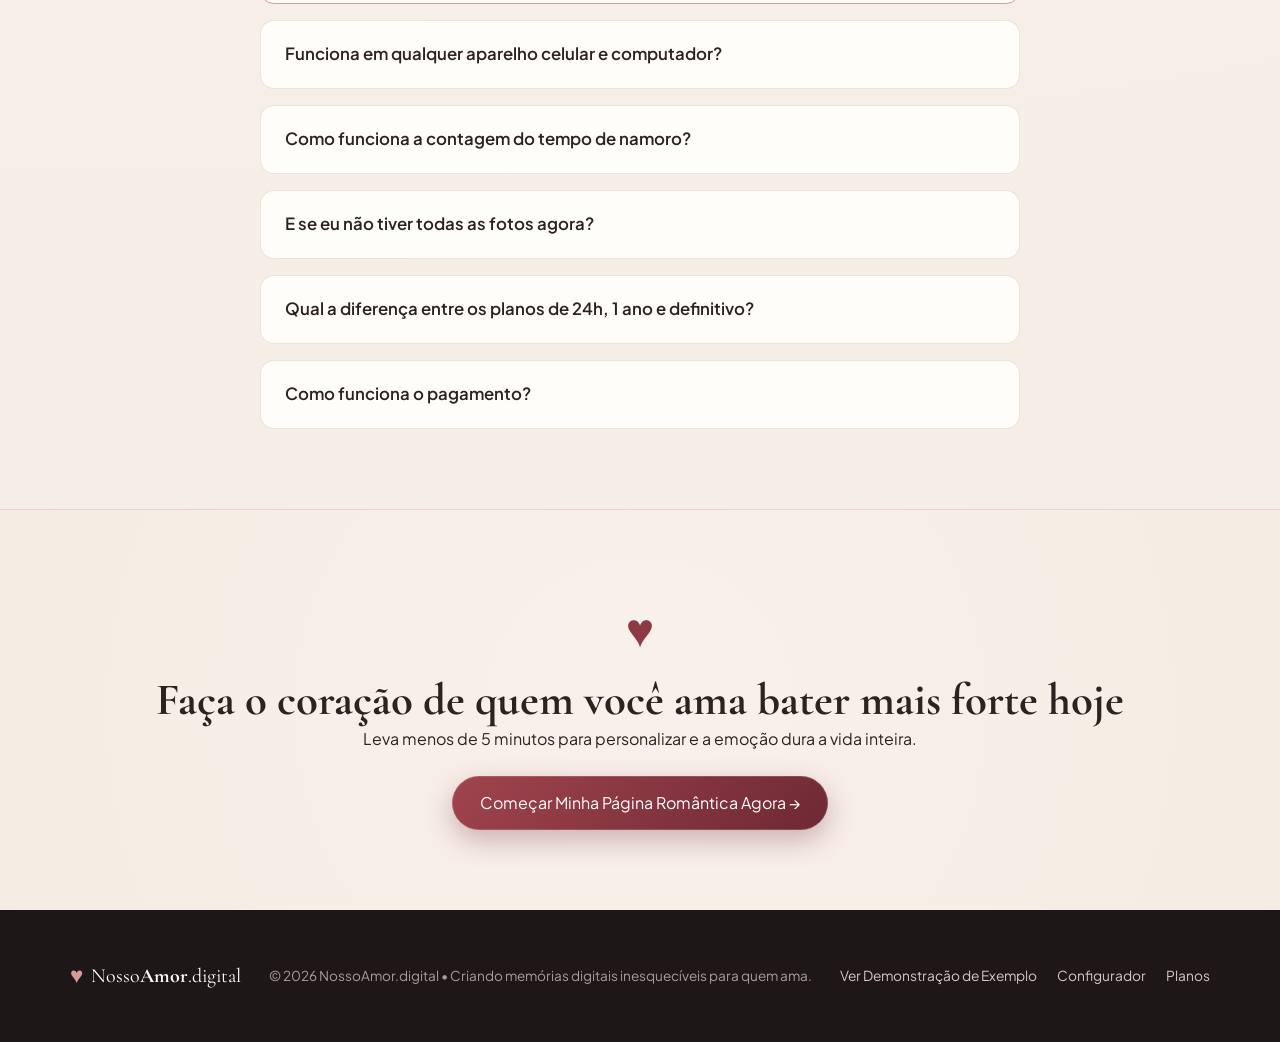
<file: vendas.html>
<!DOCTYPE html>
<html lang="pt-BR">
<head>
  <meta charset="UTF-8">
  <meta name="viewport" content="width=device-width, initial-scale=1.0">
  <title>Página de Amor — Crie uma Landing Page Romântica Personalizada para seu Amor</title>
  <meta name="description" content="Surpreenda seu namorado ou namorada no aniversário de namoro ou Dia dos Namorados com uma landing page romântica personalizada com fotos, contador ao vivo, música e carta selada. Planos a partir de R$ 14,99.">
  <meta name="theme-color" content="#8C3B45">

  <!-- Google Fonts: Cormorant Garamond, Plus Jakarta Sans, Caveat -->
  <link rel="preconnect" href="https://fonts.googleapis.com">
  <link rel="preconnect" href="https://fonts.gstatic.com" crossorigin>
  <link href="https://fonts.googleapis.com/css2?family=Caveat:wght@500;600;700&family=Cormorant+Garamond:ital,wght@0,400;0,500;0,600;0,700;1,400;1,600&family=Plus+Jakarta+Sans:wght@300;400;500;600;700;800&display=swap" rel="stylesheet">

  <link rel="stylesheet" href="vendas.css">
</head>
<body>

  <!-- 1. BARRA DE NOTIFICAÇÃO DE OFERTA -->
  <div class="top-promo-banner">
    <div class="promo-content">
      <span class="promo-badge">PROMOÇÃO ESPECIAL</span>
      <p class="promo-text">
        Presente de Aniversário &amp; Dia dos Namorados: <strong>Plano Definitivo com 27% OFF</strong> (De <del>R$ 54,99</del> por apenas <strong>R$ 39,99</strong>).
      </p>
      <a href="#configurador" class="promo-link">Personalizar Agora &rarr;</a>
    </div>
  </div>

  <!-- 2. CABEÇALHO / NAVEGAÇÃO -->
  <header class="sales-header">
    <div class="header-container">
      <a href="#" class="sales-logo">
        <span class="logo-heart">&hearts;</span>
        <span class="logo-text">Nosso<strong>Amor</strong><span class="logo-dot">.digital</span></span>
      </a>

      <nav class="sales-nav">
        <a href="#como-funciona">Como Funciona</a>
        <a href="#o-que-inclui">O que Inclui</a>
        <a href="#configurador">Configurador</a>
        <a href="#planos">Planos &amp; Preços</a>
        <a href="#depoimentos">Depoimentos</a>
        <a href="#faq">Dúvidas</a>
      </nav>

      <div class="sales-header-actions">
        <a href="index.html" target="_blank" class="btn-demo-link" title="Ver exemplo pronto de Allyson & Jade Jai">
          <svg width="16" height="16" viewBox="0 0 24 24" fill="none" stroke="currentColor" stroke-width="2" stroke-linecap="round" stroke-linejoin="round"><path d="M1 12s4-8 11-8 11 8 11 8-4 8-11 8-11-8-11-8z"/><circle cx="12" cy="12" r="3"/></svg>
          <span>Ver Exemplo Real</span>
        </a>
        <a href="#configurador" class="btn-header-cta">
          <span>Criar Minha Página</span>
          <span class="btn-price-tag">A partir de R$ 14,99</span>
        </a>
      </div>
    </div>
  </header>

  <!-- 3. HERO SECTION DE ALTA CONVERSÃO -->
  <section class="sales-hero">
    <div class="container hero-container">
      <div class="hero-content">
        <div class="hero-trust-badge">
          <span class="stars">&starf;&starf;&starf;&starf;&starf;</span>
          <span>Mais de <strong>4.200 casais</strong> já se emocionaram</span>
        </div>

        <h1 class="hero-headline">
          Eternize a história de vocês em uma <span class="highlight-text">Landing Page Romântica</span> inesquecível.
        </h1>

        <p class="hero-description">
          O presente digital perfeito para aniversário de namoro, Dia dos Namorados ou uma surpresa de tirar o fôlego. Uma página cinematográfica com <strong>contador ao vivo de cada segundo juntos</strong>, <strong>fotos polaroid</strong>, <strong>linha do tempo dos momentos</strong>, <strong>música do casal</strong> e uma <strong>carta selada</strong>.
        </p>

        <div class="hero-cta-group">
          <a href="#configurador" class="btn-primary-glow">
            <span class="btn-icon">&hearts;</span>
            <span class="btn-text">
              <strong>Personalizar Minha Página Agora</strong>
              <small>Fácil, rápido e veja o resultado ao vivo</small>
            </span>
            <svg width="20" height="20" viewBox="0 0 24 24" fill="none" stroke="currentColor" stroke-width="2.2" stroke-linecap="round" stroke-linejoin="round"><path d="M5 12h14M12 5l7 7-7 7"/></svg>
          </a>

          <a href="index.html" target="_blank" class="btn-secondary-clean">
            <svg width="18" height="18" viewBox="0 0 24 24" fill="none" stroke="currentColor" stroke-width="2"><circle cx="12" cy="12" r="10"/><polygon points="10 8 16 12 10 16 10 8"/></svg>
            <span>Ver demonstração completa</span>
          </a>
        </div>

        <!-- Micro garantias -->
        <div class="hero-features-list">
          <div class="feature-item">
            <svg width="18" height="18" viewBox="0 0 24 24" fill="none" stroke="currentColor" stroke-width="2.5"><polyline points="20 6 9 17 4 12"/></svg>
            <span>Fica pronta em 5 minutos</span>
          </div>
          <div class="feature-item">
            <svg width="18" height="18" viewBox="0 0 24 24" fill="none" stroke="currentColor" stroke-width="2.5"><polyline points="20 6 9 17 4 12"/></svg>
            <span>Toca a música de vocês</span>
          </div>
          <div class="feature-item">
            <svg width="18" height="18" viewBox="0 0 24 24" fill="none" stroke="currentColor" stroke-width="2.5"><polyline points="20 6 9 17 4 12"/></svg>
            <span>Entrega imediata via link ou QR Code</span>
          </div>
        </div>
      </div>

      <!-- Hero Visual Teaser: Mockup de Celular Flutuante -->
      <div class="hero-visual">
        <div class="visual-card-wrapper">
          <div class="floating-badge badge-top-right">
            <span class="badge-icon">&hearts;</span>
            <div class="badge-texts">
              <strong>Contador ao Vivo</strong>
              <small>Calculando cada segundo juntos</small>
            </div>
          </div>

          <div class="floating-badge badge-bottom-left">
            <span class="badge-icon">&#9835;</span>
            <div class="badge-texts">
              <strong>Nossa Música</strong>
              <small>Tocando ao fundo no celular</small>
            </div>
          </div>

          <div class="hero-phone-preview-card">
            <div class="phone-screen-header">
              <span class="phone-time">06:30</span>
              <span class="phone-notch"></span>
              <span class="phone-icons">&#9679;&#9679;&#9679;</span>
            </div>
            <div class="phone-mini-hero">
              <span class="mini-badge">365 dias ao seu lado &bull; 1 ano juntos</span>
              <h3 class="mini-couple">Allyson &amp; Jade Jai</h3>
              <div class="mini-polaroid-frame">
                <img src="fotos/01-hero-destaque.jpg" alt="Exemplo da foto de capa" class="mini-img" onerror="this.style.display='none'">
                <span class="mini-caption">Nós dois, onde tudo faz sentido</span>
              </div>
              <div class="mini-counter">
                <div class="mini-unit"><span>12</span><small>Meses</small></div>
                <div class="mini-unit"><span>00</span><small>Dias</small></div>
                <div class="mini-unit"><span>00</span><small>Horas</small></div>
                <div class="mini-unit highlight"><span>42</span><small>Seg</small></div>
              </div>
            </div>
          </div>
        </div>
      </div>
    </div>
  </section>

  <!-- 4. BANNER RÁPIDO DOS 3 PLANOS DISPONÍVEIS -->
  <section class="quick-plans-strip">
    <div class="container strip-inner">
      <div class="strip-item">
        <span class="strip-label">Plano 24 Horas</span>
        <div class="strip-price"><strong>R$ 14,99</strong> <small>taxa única</small></div>
        <span class="strip-desc">Perfeito para surpresa no dia do encontro</span>
      </div>
      <div class="strip-separator"></div>
      <div class="strip-item">
        <span class="strip-label">Plano 1 Ano no Ar</span>
        <div class="strip-price"><strong>R$ 24,99</strong> <small>taxa única</small></div>
        <span class="strip-desc">Para celebrar durante os 365 dias do ano</span>
      </div>
      <div class="strip-separator"></div>
      <div class="strip-item highlight-strip">
        <span class="strip-tag">MAIS ESCOLHIDO &bull; 27% OFF</span>
        <span class="strip-label">Plano Definitivo (Para Sempre)</span>
        <div class="strip-price"><del>R$ 54,99</del> <strong>R$ 39,99</strong> <small>vitalício</small></div>
        <span class="strip-desc">Sua história eternizada para sempre na internet + QR Code</span>
      </div>
    </div>
  </section>

  <!-- 5. POR QUE É O PRESENTE PERFEITO (VS PRESENTES TRADICIONAIS) -->
  <section id="como-funciona" class="comparison-section">
    <div class="container">
      <div class="section-heading text-center">
        <span class="sub-tag">Surpreenda de Verdade</span>
        <h2 class="title-serif">Flores murcham, chocolates acabam. Uma página é para sempre.</h2>
        <p class="subtitle">Veja a diferença entre dar um presente comum e presentear com uma experiência digital interativa personalizada.</p>
      </div>

      <div class="comparison-grid">
        <div class="comparison-card traditional-card">
          <div class="card-icon-header">&#128148;</div>
          <h3>Presentes Comuns</h3>
          <ul class="comparison-list">
            <li><span class="icon-cross">&#10006;</span> Flores murcham e vão para o lixo em 3 dias</li>
            <li><span class="icon-cross">&#10006;</span> Caixa de bombom é devorada na mesma noite</li>
            <li><span class="icon-cross">&#10006;</span> Cartão de papel fica esquecido em uma gaveta escura</li>
            <li><span class="icon-cross">&#10006;</span> Custam R$ 150 a R$ 300 e não geram lágrimas de emoção</li>
            <li><span class="icon-cross">&#10006;</span> Não têm música, nem fotos interativas, nem movimento</li>
          </ul>
        </div>

        <div class="comparison-card digital-card">
          <div class="card-popular-pill">ESCOLHA MAIS ROMÂNTICA</div>
          <div class="card-icon-header">&hearts;</div>
          <h3>Sua Página Romântica Exclusiva</h3>
          <ul class="comparison-list">
            <li><span class="icon-check">&#10004;</span> <strong>Fica no bolso do seu amor</strong> para abrir e sorrir sempre que quiser</li>
            <li><span class="icon-check">&#10004;</span> <strong>Contador de tempo ao vivo</strong> somando cada segundo juntos</li>
            <li><span class="icon-check">&#10004;</span> <strong>Toca a música de vocês</strong> criando uma atmosfera inesquecível</li>
            <li><span class="icon-check">&#10004;</span> <strong>Linha do tempo &amp; galeria polaroid</strong> com todas as fotos marcantes</li>
            <li><span class="icon-check">&#10004;</span> <strong>Carta de amor com selo de cera</strong> e efeito suave de escrita</li>
            <li><span class="icon-check">&#10004;</span> A partir de apenas <strong>R$ 14,99</strong> (menos que um lanche!)</li>
          </ul>
          <a href="#configurador" class="btn-card-action">Montar Minha Página &rarr;</a>
        </div>
      </div>
    </div>
  </section>

  <!-- 6. O QUE ESTÁ INCLUSO NA SUA LANDING PAGE -->
  <section id="o-que-inclui" class="features-showcase">
    <div class="container">
      <div class="section-heading text-center">
        <span class="sub-tag">Design Editorial &bull; Emoção em Cada Detalhe</span>
        <h2 class="title-serif">O que você e seu amor encontrarão na página</h2>
        <p class="subtitle">Cada elemento foi pensado para emocionar, encantar e demonstrar o carinho que vocês compartilham.</p>
      </div>

      <div class="showcase-grid">
        <div class="showcase-item">
          <div class="showcase-icon">&#9201;</div>
          <h4>Contador ao Vivo do Amor</h4>
          <p>Calcula em tempo real: anos, meses, dias, horas, minutos e segundos exatos desde o momento em que a história começou.</p>
        </div>

        <div class="showcase-item">
          <div class="showcase-icon">&#128248;</div>
          <h4>Foto de Capa &amp; Monograma</h4>
          <p>Sua melhor foto em moldura Polaroid de destaque, com as iniciais do casal entrelaçadas no cabeçalho.</p>
        </div>

        <div class="showcase-item">
          <div class="showcase-icon">&#128197;</div>
          <h4>Linha do Tempo dos 5 Momentos</h4>
          <p>O primeiro encontro, o pedido de namoro, viagens marcantes e o dia a dia contados capítulo por capítulo com fotos e datas.</p>
        </div>

        <div class="showcase-item">
          <div class="showcase-icon">&#128444;</div>
          <h4>Galeria Polaroid com Lightbox</h4>
          <p>5 fotos ampliáveis em tela cheia ao toque na tela, com legendas especiais que celebram os momentos marcantes de vocês.</p>
        </div>

        <div class="showcase-item">
          <div class="showcase-icon">&#128150;</div>
          <h4>Motivos Pelos Quais Eu Te Amo</h4>
          <p>6 cartões elegantes com declarações sinceras sobre as pequenas manias e qualidades que fazem você se apaixonar todos os dias.</p>
        </div>

        <div class="showcase-item">
          <div class="showcase-icon">&#9993;</div>
          <h4>Carta de Amor com Selo de Cera</h4>
          <p>Uma carta emocionante com as iniciais do casal gravadas no selo e opção de leitura com efeito de máquina de escrever.</p>
        </div>

        <div class="showcase-item">
          <div class="showcase-icon">&#127925;</div>
          <h4>Trilha Sonora do Casal</h4>
          <p>Um reprodutor de música flutuante discreto com a música favorita de vocês para tocar enquanto navegam pela página.</p>
        </div>

        <div class="showcase-item">
          <div class="showcase-icon">&#127801;</div>
          <h4>Chuva de Pétalas &amp; Coração Pulsante</h4>
          <p>Pétalas suaves caindo no fundo da tela e um botão interativo de coração que dispara carinho a cada clique.</p>
        </div>
      </div>
    </div>
  </section>

  <!-- 7. O CONFIGURADOR INTERATIVO ESTILO LOVE PANDA -->
  <section id="configurador" class="configurator-section">
    <div class="container-fluid configurator-layout">
      
      <!-- LADO ESQUERDO: PAINEL DO CONFIGURADOR (FORMULÁRIO PASSO A PASSO) -->
      <div class="configurator-panel">
        <div class="configurator-header">
          <div class="badge-config-title">
            <span class="dot-live"></span>
            <span>CONFIGURADOR LOVE PANDA STYLE</span>
          </div>
          <h2 class="config-main-title">Personalize Cada Detalhe da Sua Página</h2>
          <p class="config-subtitle">Altere os nomes, datas, fotos e frases abaixo. O celular ao lado atualiza <strong>em tempo real</strong> com as suas escolhas!</p>

          <!-- Botões de Ajuda Rápida -->
          <div class="quick-config-actions">
            <button type="button" id="btn-load-demo" class="btn-quick-action" title="Preenche os campos com os dados do exemplo para você ver como funciona">
              <svg width="15" height="15" viewBox="0 0 24 24" fill="none" stroke="currentColor" stroke-width="2"><path d="M21 15v4a2 2 0 0 1-2 2H5a2 2 0 0 1-2-2v-4"/><polyline points="7 10 12 15 17 10"/><line x1="12" y1="15" x2="12" y2="3"/></svg>
              <span>Usar Dados de Exemplo</span>
            </button>
            <button type="button" id="btn-clear-fields" class="btn-quick-action btn-outline" title="Limpar todos os campos para preencher do zero">
              <svg width="15" height="15" viewBox="0 0 24 24" fill="none" stroke="currentColor" stroke-width="2"><polyline points="3 6 5 6 21 6"/><path d="M19 6v14a2 2 0 0 1-2 2H7a2 2 0 0 1-2-2V6m3 0V4a2 2 0 0 1 2-2h4a2 2 0 0 1 2 2v2"/></svg>
              <span>Começar do Zero</span>
            </button>
            <button type="button" id="btn-toggle-mobile-preview" class="btn-quick-action btn-highlight-mobile" aria-label="Abrir visualização no celular">
              <span>👁️ Ver Prévia</span>
            </button>
          </div>
        </div>

        <!-- NAVEGADOR DE ABAS DO CONFIGURADOR (ESTILO LOVE PANDA) -->
        <nav class="config-tabs-nav" role="tablist">
          <button type="button" class="tab-btn active" data-tab="tab-casal">
            <span class="tab-step">1</span>
            <span class="tab-name">Casal &amp; Data</span>
          </button>
          <button type="button" class="tab-btn" data-tab="tab-hero">
            <span class="tab-step">2</span>
            <span class="tab-name">Foto de Capa</span>
          </button>
          <button type="button" class="tab-btn" data-tab="tab-timeline">
            <span class="tab-step">3</span>
            <span class="tab-name">Linha do Tempo</span>
          </button>
          <button type="button" class="tab-btn" data-tab="tab-gallery">
            <span class="tab-step">4</span>
            <span class="tab-name">Galeria de Fotos</span>
          </button>
          <button type="button" class="tab-btn" data-tab="tab-reasons">
            <span class="tab-step">5</span>
            <span class="tab-name">Motivos do Amor</span>
          </button>
          <button type="button" class="tab-btn" data-tab="tab-letter">
            <span class="tab-step">6</span>
            <span class="tab-name">Carta &amp; Promessa</span>
          </button>
          <button type="button" class="tab-btn" data-tab="tab-music">
            <span class="tab-step">7</span>
            <span class="tab-name">Música</span>
          </button>
          <button type="button" class="tab-btn tab-btn-finish" data-tab="tab-plan">
            <span class="tab-step">&#9733;</span>
            <span class="tab-name">Plano &amp; Ativação</span>
          </button>
        </nav>

        <!-- CONTEÚDO DAS ABAS -->
        <div class="config-tabs-content">

          <!-- ABA 1: CASAL E DATA -->
          <div class="tab-pane active" id="tab-casal">
            <div class="pane-header">
              <h3>💑 Nomes e Início da História de Vocês</h3>
              <p>Esses dados atualizam o monograma do topo, o título da capa, o selo de cera da carta e a contagem do tempo em tempo real.</p>
            </div>

            <div class="form-grid">
              <div class="form-group">
                <label for="cfg-my-name">Seu Nome (ou como você quer assinar):</label>
                <input type="text" id="cfg-my-name" placeholder="Ex: Allyson" value="Allyson">
              </div>

              <div class="form-group">
                <label for="cfg-her-name">Nome do seu Amor (Parceiro ou Parceira):</label>
                <input type="text" id="cfg-her-name" placeholder="Ex: Jade Jai" value="Jade Jai">
              </div>

              <div class="form-group">
                <label for="cfg-start-date">Data e Hora do Início do Relacionamento:</label>
                <input type="datetime-local" id="cfg-start-date" value="2025-10-21T06:30">
                <small class="input-hint">O relógio ao vivo calculará meses, dias, horas, minutos e segundos a partir deste instante.</small>
              </div>

              <div class="form-group">
                <label for="cfg-short-dates">Datas de Destaque no Topo:</label>
                <input type="text" id="cfg-short-dates" placeholder="Ex: 21.10.25 — 21.10.26" value="21.10.25 — 21.10.26">
              </div>

              <div class="form-group form-full">
                <label for="cfg-hero-badge">Frase do Selo de Topo (Badge):</label>
                <input type="text" id="cfg-hero-badge" placeholder="Ex: 365 dias ao seu lado • 1 ano juntos" value="365 dias ao seu lado • 1 ano juntos">
              </div>

              <div class="form-group form-full">
                <label for="cfg-hero-subtitle">Subtítulo Emocionante da Capa:</label>
                <textarea id="cfg-hero-subtitle" rows="3" placeholder="Escreva a frase que abre a página...">Desde aquele 21 de outubro às 06h30 da manhã, o meu lugar favorito no mundo passou a ter o seu abraço, o seu riso e a paz de caminhar com você.</textarea>
              </div>
            </div>

            <div class="pane-footer">
              <button type="button" class="btn-next-tab" data-next="tab-hero">Próximo: Foto de Capa &rarr;</button>
            </div>
          </div>

          <!-- ABA 2: FOTO PRINCIPAL (HERO) -->
          <div class="tab-pane" id="tab-hero">
            <div class="pane-header">
              <h3>📸 Foto Principal de Destaque (Capa)</h3>
              <p>A foto principal que abre a página no topo em estilo polaroid clássico com legenda e data.</p>
            </div>

            <div class="photo-upload-card">
              <div class="photo-preview-box" id="preview-box-hero">
                <img id="img-preview-hero" src="fotos/01-hero-destaque.jpg" alt="Foto Hero" class="preview-thumb">
                <div class="upload-overlay">
                  <svg width="28" height="28" viewBox="0 0 24 24" fill="none" stroke="currentColor" stroke-width="2"><path d="M23 19a2 2 0 0 1-2 2H3a2 2 0 0 1-2-2V8a2 2 0 0 1 2-2h4l2-3h6l2 3h4a2 2 0 0 1 2 2z"/><circle cx="12" cy="13" r="4"/></svg>
                  <span>Clique ou arraste sua foto</span>
                </div>
                <input type="file" id="file-hero" class="file-input-hidden" accept="image/*">
              </div>

              <div class="photo-controls">
                <button type="button" class="btn-upload-trigger" onclick="document.getElementById('file-hero').click()">
                  <svg width="16" height="16" viewBox="0 0 24 24" fill="none" stroke="currentColor" stroke-width="2"><path d="M21 15v4a2 2 0 0 1-2 2H5a2 2 0 0 1-2-2v-4"/><polyline points="17 8 12 3 7 8"/><line x1="12" y1="3" x2="12" y2="15"/></svg>
                  <span>Escolher Foto do Computador / Celular</span>
                </button>
                <small class="upload-tip">Formatos aceitos: JPG, PNG, WEBP ou HEIC. As fotos são atualizadas instantaneamente.</small>
              </div>
            </div>

            <div class="form-grid" style="margin-top: 1.5rem;">
              <div class="form-group form-full">
                <label for="cfg-hero-caption">Legenda da Foto de Capa:</label>
                <input type="text" id="cfg-hero-caption" placeholder="Ex: Nós dois, onde tudo faz sentido" value="Nós dois, onde tudo faz sentido">
              </div>

              <div class="form-group form-full">
                <label for="cfg-hero-date">Texto de Rodapé da Foto de Capa:</label>
                <input type="text" id="cfg-hero-date" placeholder="Ex: Allyson & Jade Jai • Nosso Amor" value="Allyson &amp; Jade Jai • Nosso Amor">
              </div>
            </div>

            <div class="pane-footer">
              <button type="button" class="btn-prev-tab" data-prev="tab-casal">&larr; Voltar</button>
              <button type="button" class="btn-next-tab" data-next="tab-timeline">Próximo: Linha do Tempo &rarr;</button>
            </div>
          </div>

          <!-- ABA 3: LINHA DO TEMPO (5 MOMENTOS) -->
          <div class="tab-pane" id="tab-timeline">
            <div class="pane-header">
              <h3>⏳ Linha do Tempo da História de Vocês</h3>
              <p>Conte 5 momentos marcantes da trajetória de vocês (ex: primeiro encontro, pedido de namoro, viagens, dia a dia e presente) com foto, título e data.</p>
            </div>

            <div class="accordion-list" id="timeline-accordion">

              <!-- Momento 1 -->
              <details class="config-accordion-item" open>
                <summary class="accordion-summary">
                  <span class="acc-badge">Momento 1</span>
                  <strong class="acc-title-preview" id="preview-t-title-0">Onde nossos caminhos se encontraram</strong>
                </summary>
                <div class="accordion-body">
                  <div class="form-grid">
                    <div class="form-group">
                      <label>Data / Ocasião:</label>
                      <input type="text" id="t-date-0" value="Nosso Primeiro Encontro • Trilha">
                    </div>
                    <div class="form-group">
                      <label>Título do Momento:</label>
                      <input type="text" id="t-title-0" value="Onde nossos caminhos se encontraram">
                    </div>
                    <div class="form-group form-full">
                      <label>História / Descrição:</label>
                      <textarea id="t-desc-0" rows="3">Lá no alto, entre a natureza, o vento no rosto e o seu sorriso iluminando tudo, eu já sentia que a melhor aventura da minha vida seria caminhar ao seu lado.</textarea>
                    </div>
                    <div class="form-group">
                      <label>Legenda da Foto:</label>
                      <input type="text" id="t-caption-0" value="Nossa primeira trilha e o começo de tudo">
                    </div>
                    <div class="form-group">
                      <label>Foto do Momento 1:</label>
                      <div class="mini-upload-row">
                        <img id="img-thumb-t-0" src="fotos/02-primeiro-encontro-trilha.jpg" alt="Thumb" class="mini-thumb">
                        <input type="file" id="file-t-0" accept="image/*">
                      </div>
                    </div>
                  </div>
                </div>
              </details>

              <!-- Momento 2 -->
              <details class="config-accordion-item">
                <summary class="accordion-summary">
                  <span class="acc-badge">Momento 2</span>
                  <strong class="acc-title-preview" id="preview-t-title-1">Nosso primeiro dia como namorados</strong>
                </summary>
                <div class="accordion-body">
                  <div class="form-grid">
                    <div class="form-group">
                      <label>Data / Ocasião:</label>
                      <input type="text" id="t-date-1" value="21 de Outubro de 2025 • 06:30">
                    </div>
                    <div class="form-group">
                      <label>Título do Momento:</label>
                      <input type="text" id="t-title-1" value="Nosso primeiro dia como namorados">
                    </div>
                    <div class="form-group form-full">
                      <label>História / Descrição:</label>
                      <textarea id="t-desc-1" rows="3">Eram 06h30 da manhã quando oficializamos o que o coração já sabia. Nossas mãos entrelaçadas e nossas alianças marcando o início da promessa mais bonita que já fiz.</textarea>
                    </div>
                    <div class="form-group">
                      <label>Legenda da Foto:</label>
                      <input type="text" id="t-caption-1" value="21/10/2025 às 06h30 — para sempre nosso sim">
                    </div>
                    <div class="form-group">
                      <label>Foto do Momento 2:</label>
                      <div class="mini-upload-row">
                        <img id="img-thumb-t-1" src="fotos/03-primeiro-dia-namorados.jpg" alt="Thumb" class="mini-thumb">
                        <input type="file" id="file-t-1" accept="image/*">
                      </div>
                    </div>
                  </div>
                </div>
              </details>

              <!-- Momento 3 -->
              <details class="config-accordion-item">
                <summary class="accordion-summary">
                  <span class="acc-badge">Momento 3</span>
                  <strong class="acc-title-preview" id="preview-t-title-2">Nosso passeio e rapel juntos</strong>
                </summary>
                <div class="accordion-body">
                  <div class="form-grid">
                    <div class="form-group">
                      <label>Data / Ocasião:</label>
                      <input type="text" id="t-date-2" value="Nossa Aventura nas Alturas">
                    </div>
                    <div class="form-group">
                      <label>Título do Momento:</label>
                      <input type="text" id="t-title-2" value="Nosso passeio e rapel juntos">
                    </div>
                    <div class="form-group form-full">
                      <label>História / Descrição:</label>
                      <textarea id="t-desc-2" rows="3">Com o céu dourado e o Rio inteiro lá embaixo, descobrimos que qualquer frio na barriga vira coragem e alegria quando estamos juntos vivendo cada segundo.</textarea>
                    </div>
                    <div class="form-group">
                      <label>Legenda da Foto:</label>
                      <input type="text" id="t-caption-2" value="Aventuras lá no alto com você">
                    </div>
                    <div class="form-group">
                      <label>Foto do Momento 3:</label>
                      <div class="mini-upload-row">
                        <img id="img-thumb-t-2" src="fotos/04-passeio-rapel.jpg" alt="Thumb" class="mini-thumb">
                        <input type="file" id="file-t-2" accept="image/*">
                      </div>
                    </div>
                  </div>
                </div>
              </details>

              <!-- Momento 4 -->
              <details class="config-accordion-item">
                <summary class="accordion-summary">
                  <span class="acc-badge">Momento 4</span>
                  <strong class="acc-title-preview" id="preview-t-title-3">Nosso primeiro Natal e nossa rotina</strong>
                </summary>
                <div class="accordion-body">
                  <div class="form-grid">
                    <div class="form-group">
                      <label>Data / Ocasião:</label>
                      <input type="text" id="t-date-3" value="Dezembro de 2025 • Nosso Dia a Dia">
                    </div>
                    <div class="form-group">
                      <label>Título do Momento:</label>
                      <input type="text" id="t-title-3" value="Nosso primeiro Natal e nossa rotina">
                    </div>
                    <div class="form-group form-full">
                      <label>História / Descrição:</label>
                      <textarea id="t-desc-3" rows="3">Dos momentos mais simples em casa até a alegria do nosso Natal de gorrinhos vermelhos: meu abrigo favorito sempre vai ser a nossa cumplicidade diária.</textarea>
                    </div>
                    <div class="form-group">
                      <label>Legenda da Foto:</label>
                      <input type="text" id="t-caption-3" value="Nosso Natal e a leveza de todo dia">
                    </div>
                    <div class="form-group">
                      <label>Foto do Momento 4:</label>
                      <div class="mini-upload-row">
                        <img id="img-thumb-t-3" src="fotos/05-natal-dia-a-dia.jpg" alt="Thumb" class="mini-thumb">
                        <input type="file" id="file-t-3" accept="image/*">
                      </div>
                    </div>
                  </div>
                </div>
              </details>

              <!-- Momento 5 -->
              <details class="config-accordion-item">
                <summary class="accordion-summary">
                  <span class="acc-badge">Momento 5</span>
                  <strong class="acc-title-preview" id="preview-t-title-4">Nosso Primeiro Ano Juntos</strong>
                </summary>
                <div class="accordion-body">
                  <div class="form-grid">
                    <div class="form-group">
                      <label>Data / Ocasião:</label>
                      <input type="text" id="t-date-4" value="21 de Outubro de 2026">
                    </div>
                    <div class="form-group">
                      <label>Título do Momento:</label>
                      <input type="text" id="t-title-4" value="Nosso Primeiro Ano Juntos">
                    </div>
                    <div class="form-group form-full">
                      <label>História / Descrição:</label>
                      <textarea id="t-desc-4" rows="3">365 dias depois daquela manhã das 06h30, olho para trás com gratidão e para frente com os olhos brilhando por tudo o que ainda vamos viver.</textarea>
                    </div>
                    <div class="form-group">
                      <label>Legenda da Foto:</label>
                      <input type="text" id="t-caption-4" value="Feliz 1º ano, meu amor!">
                    </div>
                    <div class="form-group">
                      <label>Foto do Momento 5:</label>
                      <div class="mini-upload-row">
                        <img id="img-thumb-t-4" src="fotos/01-hero-destaque.jpg" alt="Thumb" class="mini-thumb">
                        <input type="file" id="file-t-4" accept="image/*">
                      </div>
                    </div>
                  </div>
                </div>
              </details>

            </div>

            <div class="pane-footer">
              <button type="button" class="btn-prev-tab" data-prev="tab-hero">&larr; Voltar</button>
              <button type="button" class="btn-next-tab" data-next="tab-gallery">Próximo: Galeria de Fotos &rarr;</button>
            </div>
          </div>

          <!-- ABA 4: GALERIA DE FOTOS (5 POLAROIDS) -->
          <div class="tab-pane" id="tab-gallery">
            <div class="pane-header">
              <h3>🖼️ Galeria de Memórias (5 Fotos Polaroid)</h3>
              <p>Configure as 5 fotos que aparecem na grade polaroid da página. Cada foto amplia ao ser clicada pelo seu amor.</p>
            </div>

            <div class="gallery-upload-grid">

              <!-- Foto 1 -->
              <div class="gallery-config-card">
                <div class="gal-thumb-wrap">
                  <img id="img-thumb-g-0" src="fotos/galeria-01-cachoeira.jpg" alt="Galeria 1" class="gal-thumb">
                  <input type="file" id="file-g-0" accept="image/*">
                </div>
                <div class="gal-inputs">
                  <label>Título/Data:</label>
                  <input type="text" id="g-date-0" value="Nossos Dias de Sol">
                  <label>Legenda carinhosa:</label>
                  <input type="text" id="g-caption-0" value="Dias de sol, natureza e o seu sorriso">
                </div>
              </div>

              <!-- Foto 2 -->
              <div class="gallery-config-card">
                <div class="gal-thumb-wrap">
                  <img id="img-thumb-g-1" src="fotos/galeria-02-cuidado.jpg" alt="Galeria 2" class="gal-thumb">
                  <input type="file" id="file-g-1" accept="image/*">
                </div>
                <div class="gal-inputs">
                  <label>Título/Data:</label>
                  <input type="text" id="g-date-1" value="Cuidado & Parceria">
                  <label>Legenda carinhosa:</label>
                  <input type="text" id="g-caption-1" value="Na alegria e nos dias difíceis, sempre segurando a sua mão">
                </div>
              </div>

              <!-- Foto 3 -->
              <div class="gallery-config-card">
                <div class="gal-thumb-wrap">
                  <img id="img-thumb-g-2" src="fotos/galeria-03-familia.jpg" alt="Galeria 3" class="gal-thumb">
                  <input type="file" id="file-g-2" accept="image/*">
                </div>
                <div class="gal-inputs">
                  <label>Título/Data:</label>
                  <input type="text" id="g-date-2" value="Momentos Especiais">
                  <label>Legenda carinhosa:</label>
                  <input type="text" id="g-caption-2" value="Sorrisos que aquecem o coração">
                </div>
              </div>

              <!-- Foto 4 -->
              <div class="gallery-config-card">
                <div class="gal-thumb-wrap">
                  <img id="img-thumb-g-3" src="fotos/galeria-04-colagem.jpg" alt="Galeria 4" class="gal-thumb">
                  <input type="file" id="file-g-3" accept="image/*">
                </div>
                <div class="gal-inputs">
                  <label>Título/Data:</label>
                  <input type="text" id="g-date-3" value="Nosso Abrigo">
                  <label>Legenda carinhosa:</label>
                  <input type="text" id="g-caption-3" value="Nosso dengo e sintonia em cada detalhe">
                </div>
              </div>

              <!-- Foto 5 -->
              <div class="gallery-config-card">
                <div class="gal-thumb-wrap">
                  <img id="img-thumb-g-4" src="fotos/galeria-05-show.jpg" alt="Galeria 5" class="gal-thumb">
                  <input type="file" id="file-g-4" accept="image/*">
                </div>
                <div class="gal-inputs">
                  <label>Título/Data:</label>
                  <input type="text" id="g-date-4" value="Nossa Sintonia">
                  <label>Legenda carinhosa:</label>
                  <input type="text" id="g-caption-4" value="Cantando a vida bem pertinho de você">
                </div>
              </div>

            </div>

            <div class="pane-footer">
              <button type="button" class="btn-prev-tab" data-prev="tab-timeline">&larr; Voltar</button>
              <button type="button" class="btn-next-tab" data-next="tab-reasons">Próximo: Motivos do Amor &rarr;</button>
            </div>
          </div>

          <!-- ABA 5: MOTIVOS PELOS QUAIS EU TE AMO -->
          <div class="tab-pane" id="tab-reasons">
            <div class="pane-header">
              <h3>💌 6 Motivos Pelos Quais Eu Te Amo</h3>
              <p>Escreva 6 pequenos motivos sinceros que fazem você se encantar todos os dias.</p>
            </div>

            <div class="reasons-editor-grid">
              <!-- Motivo 1 -->
              <div class="reason-edit-card">
                <span class="reason-badge">#01</span>
                <input type="text" id="r-title-0" placeholder="Título" value="A leveza do seu riso">
                <textarea id="r-text-0" rows="3" placeholder="Texto...">Você tem o dom de transformar o dia mais pesado em algo leve em questão de segundos, só pelo jeito espontâneo como sorri para mim.</textarea>
              </div>

              <!-- Motivo 2 -->
              <div class="reason-edit-card">
                <span class="reason-badge">#02</span>
                <input type="text" id="r-title-1" placeholder="Título" value="O seu coração generoso">
                <textarea id="r-text-1" rows="3" placeholder="Texto...">Admiro a doçura e a verdade com que você cuida de quem ama. Estar perto de você me inspira a ser alguém melhor todos os dias.</textarea>
              </div>

              <!-- Motivo 3 -->
              <div class="reason-edit-card">
                <span class="reason-badge">#03</span>
                <input type="text" id="r-title-2" placeholder="Título" value="Nossa sintonia sem esforço">
                <textarea id="r-text-2" rows="3" placeholder="Texto...">Com você eu não preciso fingir nada. A gente se entende no olhar, na conversa longa de madrugada e até quando fica em silêncio.</textarea>
              </div>

              <!-- Motivo 4 -->
              <div class="reason-edit-card">
                <span class="reason-badge">#04</span>
                <input type="text" id="r-title-3" placeholder="Título" value="O aconchego do seu abraço">
                <textarea id="r-text-3" rows="3" placeholder="Texto...">Toda vez que te abraço, parece que o barulho do mundo lá fora diminui. É onde eu encontro a minha calma.</textarea>
              </div>

              <!-- Motivo 5 -->
              <div class="reason-edit-card">
                <span class="reason-badge">#05</span>
                <input type="text" id="r-title-4" placeholder="Título" value="Os seus detalhes únicos">
                <textarea id="r-text-4" rows="3" placeholder="Texto...">Cada mania sua, o brilho nos seus olhos quando fala do que gosta e o jeito carinhoso como me chama fazem eu me apaixonar de novo.</textarea>
              </div>

              <!-- Motivo 6 -->
              <div class="reason-edit-card">
                <span class="reason-badge">#06</span>
                <input type="text" id="r-title-5" placeholder="Título" value="A parceria que construímos">
                <textarea id="r-text-5" rows="3" placeholder="Texto...">Porque somos time. Celebramos as conquistas um do outro e seguramos firme quando o caminho pede paciência e coragem.</textarea>
              </div>
            </div>

            <div class="pane-footer">
              <button type="button" class="btn-prev-tab" data-prev="tab-gallery">&larr; Voltar</button>
              <button type="button" class="btn-next-tab" data-next="tab-letter">Próximo: Carta &amp; Promessa &rarr;</button>
            </div>
          </div>

          <!-- ABA 6: CARTA DE AMOR & PROMESSA -->
          <div class="tab-pane" id="tab-letter">
            <div class="pane-header">
              <h3>✍️ Carta de Amor e Promessa de Futuro</h3>
              <p>A parte mais emocionante da página! A carta com selo de cera e a promessa para os próximos anos de vocês.</p>
            </div>

            <div class="form-grid">
              <div class="form-group">
                <label for="cfg-letter-date">Data e Ocasião da Carta:</label>
                <input type="text" id="cfg-letter-date" value="21 de Outubro de 2026 • Nosso 1º Ano">
              </div>

              <div class="form-group">
                <label for="cfg-letter-greeting">Saudação Inicial:</label>
                <input type="text" id="cfg-letter-greeting" value="Minha querida Jade Jai,">
              </div>

              <div class="form-group form-full">
                <label for="cfg-letter-paragraphs">Texto da Carta (Separe os parágrafos com linha em branco):</label>
                <textarea id="cfg-letter-paragraphs" rows="7">Se alguém me dissesse, antes de você chegar, o quanto a minha vida ficaria mais bonita, mais calma e mais cheia de sentido ao seu lado, talvez eu achasse que era exagero. Mas aí veio aquele 21 de outubro de 2025, às 06h30 da manhã, e desde então cada dia com você tem sido a prova de que o amor verdadeiro é tranquilo, presente e transformador.

Olhar para este nosso primeiro ano juntos me enche de um orgulho sereno. Não foram apenas 365 dias no calendário: foram centenas de conversas sinceras, risadas até perder o fôlego, planos compartilhados e a certeza diária de que na sua companhia eu estou exatamente onde deveria estar.

Obrigado por ser minha namorada, minha melhor amiga e minha confidente. Obrigado pela paciência, pelo carinho nos pequenos gestos e por dividir a sua vida comigo de um jeito tão inteiro e bonito.

Que este primeiro aniversário seja apenas o começo de uma vida inteira caminhando lado a lado. Eu te amo mais do que consigo colocar em palavras, Jade Jai.</textarea>
              </div>

              <div class="form-group">
                <label for="cfg-letter-closing">Despedida Carinhosa:</label>
                <input type="text" id="cfg-letter-closing" value="Com todo o meu amor, hoje e sempre,">
              </div>

              <div class="form-group">
                <label for="cfg-letter-signature">Assinatura da Carta:</label>
                <input type="text" id="cfg-letter-signature" value="Allyson">
              </div>

              <div class="form-group form-full" style="margin-top: 1rem; border-top: 1px dashed var(--border-subtle); padding-top: 1rem;">
                <label for="cfg-promise-title">Título da Promessa para o Futuro:</label>
                <input type="text" id="cfg-promise-title" value="Minha promessa para o nosso próximo ano">
              </div>

              <div class="form-group form-full">
                <label for="cfg-promise-text">Texto da Promessa:</label>
                <textarea id="cfg-promise-text" rows="3">Que este primeiro ano seja apenas o prólogo da nossa história. Eu prometo continuar segurando a sua mão nos dias de sol e sendo o seu abrigo nos dias de chuva. Prometo ouvir os seus sonhos, rir das nossas bobeiras, aprender com você e te amar com a mesma ternura das 06h30 daquela manhã em que tudo começou.</textarea>
              </div>
            </div>

            <div class="pane-footer">
              <button type="button" class="btn-prev-tab" data-prev="tab-reasons">&larr; Voltar</button>
              <button type="button" class="btn-next-tab" data-next="tab-music">Próximo: Trilha Sonora &rarr;</button>
            </div>
          </div>

          <!-- ABA 7: MÚSICA DO CASAL -->
          <div class="tab-pane" id="tab-music">
            <div class="pane-header">
              <h3>🎵 Trilha Sonora do Casal</h3>
              <p>Escolha a música que vai tocar suavemente no reprodutor flutuante enquanto seu amor navega pela página.</p>
            </div>

            <div class="music-options-box">
              <div class="form-group form-full">
                <label>Música de Fundo Selecionada:</label>
                <div class="music-preset-selector">
                  <label class="radio-preset">
                    <input type="radio" name="music-option" value="default" checked>
                    <span><strong>Panda — Eu Te Seguro</strong> (Música romântica acústica inclusa no site)</span>
                  </label>
                  <label class="radio-preset">
                    <input type="radio" name="music-option" value="custom-file">
                    <span><strong>Enviar arquivo MP3 próprio</strong> (Escolha qualquer música do seu celular/PC)</span>
                  </label>
                  <label class="radio-preset">
                    <input type="radio" name="music-option" value="custom-url">
                    <span><strong>Link direto de áudio (URL)</strong></span>
                  </label>
                </div>
              </div>

              <div id="custom-music-file-wrap" class="form-group form-full" style="display: none;">
                <label for="file-music">Selecione seu arquivo MP3:</label>
                <input type="file" id="file-music" accept="audio/mp3,audio/mpeg,audio/*">
                <small class="input-hint">O arquivo será vinculado diretamente à sua página personalizada.</small>
              </div>

              <div id="custom-music-url-wrap" class="form-group form-full" style="display: none;">
                <label for="cfg-music-url">URL da Música (Link direto para arquivo .mp3):</label>
                <input type="url" id="cfg-music-url" placeholder="https://exemplo.com/nossa-musica.mp3">
              </div>

              <div class="form-grid" style="margin-top: 1rem;">
                <div class="form-group">
                  <label for="cfg-music-btn-idle">Texto do Botão (Antes do Play):</label>
                  <input type="text" id="cfg-music-btn-idle" value="Tocar Nossa Música">
                </div>
                <div class="form-group">
                  <label for="cfg-music-btn-playing">Texto do Botão (Tocando):</label>
                  <input type="text" id="cfg-music-btn-playing" value="Nossa Música • Pausar">
                </div>
              </div>
            </div>

            <div class="pane-footer">
              <button type="button" class="btn-prev-tab" data-prev="tab-letter">&larr; Voltar</button>
              <button type="button" class="btn-next-tab btn-highlight-action" data-next="tab-plan">Ver Planos &amp; Publicar &rarr;</button>
            </div>
          </div>

          <!-- ABA 8: ESCOLHA DE PLANO & PUBLICAÇÃO -->
          <div class="tab-pane" id="tab-plan">
            <div class="pane-header">
              <h3>🚀 Escolha o Plano Para Deixar Sua Página no Ar</h3>
              <p>Escolha por quanto tempo você deseja que a página fique online. Você receberá um link exclusivo e um QR Code para presentear!</p>
            </div>

            <div class="plan-cards-selector">

              <!-- PLANO 24 HORAS: R$ 14,99 -->
              <label class="plan-select-card" for="radio-plan-24h">
                <input type="radio" name="chosen-plan" id="radio-plan-24h" value="24h">
                <div class="plan-header-info">
                  <span class="plan-time-tag">24 Horas no Ar</span>
                  <div class="plan-pricing-box">
                    <span class="currency">R$</span>
                    <span class="amount">14,99</span>
                    <span class="period">pagamento único</span>
                  </div>
                </div>
                <p class="plan-summary">Ideal para pedidos de namoro rápidos, jantares românticos e surpresas no dia exato.</p>
                <ul class="plan-perks">
                  <li>&bull; Página online por 24 horas</li>
                  <li>&bull; Todas as fotos e momentos inclusos</li>
                  <li>&bull; Toca a música do casal</li>
                  <li>&bull; Link exclusivo para enviar no WhatsApp</li>
                </ul>
              </label>

              <!-- PLANO 1 ANO: R$ 24,99 -->
              <label class="plan-select-card" for="radio-plan-1y">
                <input type="radio" name="chosen-plan" id="radio-plan-1y" value="1ano">
                <div class="plan-header-info">
                  <span class="plan-time-tag">1 Ano no Ar (365 Dias)</span>
                  <div class="plan-pricing-box">
                    <span class="currency">R$</span>
                    <span class="amount">24,99</span>
                    <span class="period">pagamento único</span>
                  </div>
                </div>
                <p class="plan-summary">Perfeito para comemorar o aniversário de namoro e reviver as memórias durante o ano inteiro.</p>
                <ul class="plan-perks">
                  <li>&bull; Página online por 365 dias (1 ano)</li>
                  <li>&bull; Acesso ilimitado pelo casal a qualquer momento</li>
                  <li>&bull; Suporte para atualizar fotos durante o ano</li>
                  <li>&bull; Link personalizado exclusivo</li>
                </ul>
              </label>

              <!-- PLANO DEFINITIVO: DE 54,99 POR 39,99 -->
              <label class="plan-select-card card-featured" for="radio-plan-forever">
                <div class="card-ribbon">⭐ O MAIS ESCOLHIDO &bull; 27% OFF</div>
                <input type="radio" name="chosen-plan" id="radio-plan-forever" value="definitivo" checked>
                <div class="plan-header-info">
                  <span class="plan-time-tag">Definitivo / Vitalício (Para Sempre)</span>
                  <div class="plan-pricing-box">
                    <span class="old-price"><del>R$ 54,99</del></span>
                    <span class="currency">R$</span>
                    <span class="amount highlight-amount">39,99</span>
                    <span class="period">pagamento único</span>
                  </div>
                </div>
                <p class="plan-summary">Eternize a história de amor de vocês para sempre. Sem renovação, sem mensalidade, sem expiração!</p>
                <ul class="plan-perks">
                  <li>&bull; <strong>Página PARA SEMPRE no ar (Acesso Vitalício)</strong></li>
                  <li>&bull; <strong>BÔNUS: QR Code em alta resolução</strong> para imprimir em quadros ou cartas</li>
                  <li>&bull; <strong>BÔNUS: Download do arquivo completo (.html)</strong> para guardar de recordação</li>
                  <li>&bull; Link permanente exclusivo (ex: nossoamor.digital/allyson-e-jade)</li>
                  <li>&bull; Atualizações de fotos e textos ilimitadas</li>
                  <li>&bull; Suporte prioritário via WhatsApp</li>
                </ul>
              </label>

            </div>

            <!-- Resumo e Ação Final -->
            <div class="checkout-actions-block">
              <div class="checkout-summary-pill">
                <span>Plano selecionado: <strong id="summary-plan-name">Definitivo (Para Sempre)</strong></span>
                <span>Total: <strong id="summary-plan-price" class="pill-price">R$ 39,99</strong></span>
              </div>

              <div class="finish-buttons-row">
                <button type="button" id="btn-open-checkout" class="btn-checkout-primary">
                  <svg width="20" height="20" viewBox="0 0 24 24" fill="none" stroke="currentColor" stroke-width="2.2"><path d="M5 12h14M12 5l7 7-7 7"/></svg>
                  <span>Ativar Minha Página Agora</span>
                </button>

                <button type="button" id="btn-download-html" class="btn-download-secondary" title="Baixar arquivo da página romântica pronta para o seu computador">
                  <svg width="18" height="18" viewBox="0 0 24 24" fill="none" stroke="currentColor" stroke-width="2"><path d="M21 15v4a2 2 0 0 1-2 2H5a2 2 0 0 1-2-2v-4"/><polyline points="7 10 12 15 17 10"/><line x1="12" y1="15" x2="12" y2="3"/></svg>
                  <span>Baixar Arquivo HTML Pronto</span>
                </button>
              </div>
            </div>

          </div>

        </div>
      </div>

      <!-- LADO DIREITO: SMARTPHONE MOCKUP LIVE PREVIEW (FIXO NO DESKTOP) -->
      <div class="configurator-preview" id="preview-panel">
        <div class="preview-sticky-wrap">
          
          <div class="preview-controls-bar">
            <div class="live-status-badge">
              <span class="live-dot-pulse"></span>
              <span>PRÉ-VISUALIZAÇÃO AO VIVO</span>
            </div>

            <div class="preview-actions-btns">
              <button type="button" id="btn-refresh-preview" class="btn-preview-icon" title="Atualizar prévia">
                <svg width="15" height="15" viewBox="0 0 24 24" fill="none" stroke="currentColor" stroke-width="2"><path d="M23 4v6h-6M1 20v-6h6"/><path d="M3.51 9a9 9 0 0 1 14.85-3.36L23 10M1 14l4.64 4.36A9 9 0 0 0 20.49 15"/></svg>
              </button>
              <button type="button" id="btn-fullscreen-preview" class="btn-preview-icon" title="Ver em tela cheia">
                <svg width="15" height="15" viewBox="0 0 24 24" fill="none" stroke="currentColor" stroke-width="2"><polyline points="15 3 21 3 21 9"/><polyline points="9 21 3 21 3 15"/><line x1="21" y1="3" x2="14" y2="10"/><line x1="3" y1="21" x2="10" y2="14"/></svg>
              </button>
              <button type="button" id="btn-close-mobile-preview" class="btn-close-mobile" aria-label="Fechar prévia no celular">&times;</button>
            </div>
          </div>

          <!-- MOCKUP DE IPHONE 15 ULTRA REALISTA -->
          <div class="smartphone-mockup">
            <div class="phone-case">
              <div class="phone-dynamic-island">
                <div class="island-camera"></div>
                <div class="island-sensor"></div>
              </div>
              <div class="phone-screen-container">
                <iframe id="live-preview-iframe" src="index.html?preview=true" title="Prévia da Landing Page Romântica" class="phone-iframe"></iframe>
              </div>
              <div class="phone-home-indicator"></div>
            </div>
          </div>

          <div class="preview-footer-tip">
            <span>Dica: Role a tela do celular para ver todas as seções e fotos personalizadas.</span>
          </div>

        </div>
      </div>

    </div>
  </section>

  <!-- 8. TABELA DETALHADA DE PLANOS & PREÇOS -->
  <section id="planos" class="pricing-section">
    <div class="container">
      <div class="section-heading text-center">
        <span class="sub-tag">Sem pegadinhas &bull; Pagamento Único</span>
        <h2 class="title-serif">Escolha o plano perfeito para a história de vocês</h2>
        <p class="subtitle">Todos os planos contam com todas as fotos, contador ao vivo, música e a carta de amor inclusas.</p>
      </div>

      <div class="pricing-cards-grid">

        <!-- PLANO 24 HORAS -->
        <div class="pricing-card">
          <div class="card-top">
            <span class="plan-name">24 Horas no Ar</span>
            <p class="plan-for">Para surpresas de momento e comemorações relâmpago</p>
            <div class="card-price">
              <span class="currency">R$</span>
              <span class="val">14,99</span>
              <span class="type">taxa única</span>
            </div>
          </div>
          <ul class="card-checklist">
            <li><span class="check-icon">&#10004;</span> No ar por <strong>24 horas completas</strong></li>
            <li><span class="check-icon">&#10004;</span> Contador de tempo ao vivo</li>
            <li><span class="check-icon">&#10004;</span> Linha do tempo dos 5 momentos</li>
            <li><span class="check-icon">&#10004;</span> Galeria com 5 fotos polaroid</li>
            <li><span class="check-icon">&#10004;</span> Carta de amor com selo de cera</li>
            <li><span class="check-icon">&#10004;</span> Trilha sonora com reprodutor</li>
            <li><span class="check-icon">&#10004;</span> Link exclusivo para enviar no WhatsApp</li>
          </ul>
          <a href="#configurador" class="btn-select-plan" data-choose-plan="24h">Escolher Plano 24h</a>
        </div>

        <!-- PLANO 1 ANO -->
        <div class="pricing-card">
          <div class="card-top">
            <span class="plan-name">1 Ano no Ar</span>
            <p class="plan-for">Ideal para aniversário de namoro e celebrar durante o ano</p>
            <div class="card-price">
              <span class="currency">R$</span>
              <span class="val">24,99</span>
              <span class="type">taxa única</span>
            </div>
          </div>
          <ul class="card-checklist">
            <li><span class="check-icon">&#10004;</span> <strong>No ar por 365 dias (1 ano completo)</strong></li>
            <li><span class="check-icon">&#10004;</span> Todas as ferramentas do plano 24h</li>
            <li><span class="check-icon">&#10004;</span> Acesso ilimitado para o casal o ano todo</li>
            <li><span class="check-icon">&#10004;</span> Suporte para trocar ou ajustar fotos</li>
            <li><span class="check-icon">&#10004;</span> Link personalizado com nome do casal</li>
            <li><span class="check-icon">&#10004;</span> Entrega instantânea</li>
          </ul>
          <a href="#configurador" class="btn-select-plan" data-choose-plan="1ano">Escolher Plano 1 Ano</a>
        </div>

        <!-- PLANO DEFINITIVO (PROMOÇÃO DE 54,99 POR 39,99) -->
        <div class="pricing-card featured-pricing-card">
          <div class="pricing-badge-promo">MAIS VENDIDO &bull; 27% DE DESCONTO</div>
          <div class="card-top">
            <span class="plan-name">Definitivo / Vitalício</span>
            <p class="plan-for">Eternize a história de vocês para sempre sem se preocupar com prazo</p>
            <div class="card-price">
              <span class="old-price-line"><del>R$ 54,99</del></span>
              <div class="price-row">
                <span class="currency">R$</span>
                <span class="val highlight-gold">39,99</span>
                <span class="type">pagamento único</span>
              </div>
            </div>
          </div>
          <ul class="card-checklist">
            <li><span class="check-icon gold">&#10004;</span> <strong>PARA SEMPRE NO AR (Acesso Vitalício)</strong></li>
            <li><span class="check-icon gold">&#10004;</span> <strong>Sem mensalidades ou cobranças futuras</strong></li>
            <li><span class="check-icon gold">&#10004;</span> <strong>BÔNUS: QR Code de presente em alta resolução</strong></li>
            <li><span class="check-icon gold">&#10004;</span> <strong>BÔNUS: Download do código completo (.html)</strong></li>
            <li><span class="check-icon gold">&#10004;</span> Link exclusivo permanente do casal</li>
            <li><span class="check-icon gold">&#10004;</span> Atualize fotos e textos quando quiserem</li>
            <li><span class="check-icon gold">&#10004;</span> Suporte prioritário via WhatsApp</li>
          </ul>
          <a href="#configurador" class="btn-select-plan-highlight" data-choose-plan="definitivo">Quero o Plano Definitivo em Promoção</a>
        </div>

      </div>
    </div>
  </section>

  <!-- 9. DEPOIMENTOS DE CASAIS REAIS -->
  <section id="depoimentos" class="testimonials-section">
    <div class="container">
      <div class="section-heading text-center">
        <span class="sub-tag">Histórias Reais</span>
        <h2 class="title-serif">O que dizem os namorados e namoradas que já presentearam</h2>
      </div>

      <div class="testimonials-grid">
        <div class="testimonial-card">
          <div class="test-stars">&starf;&starf;&starf;&starf;&starf;</div>
          <p class="test-quote">&ldquo;Eu preparei para o nosso aniversário de 1 ano. Quando ela abriu o link no restaurante e começou a tocar a nossa música com as nossas fotos da trilha, ela não aguentou e começou a chorar de emoção. Foi o melhor presente da minha vida!&rdquo;</p>
          <div class="test-author">
            <span class="author-avatar">&#128104;</span>
            <div class="author-meta">
              <strong>Matheus S.</strong>
              <small>Presenteou no aniversário de 1 ano &bull; Plano Definitivo</small>
            </div>
          </div>
        </div>

        <div class="testimonial-card">
          <div class="test-stars">&starf;&starf;&starf;&starf;&starf;</div>
          <p class="test-quote">&ldquo;Imprimi o QR Code e coloquei dentro de uma caixinha com chocolates. Meu namorado apontou a câmera e ficou chocado quando viu os nossos nomes, a data e o relógio contando os segundos do nosso amor. Muito fácil de montar!&rdquo;</p>
          <div class="test-author">
            <span class="author-avatar">&#128105;</span>
            <div class="author-meta">
              <strong>Beatriz M.</strong>
              <small>Presenteou no Dia dos Namorados &bull; Plano Definitivo</small>
            </div>
          </div>
        </div>

        <div class="testimonial-card">
          <div class="test-stars">&starf;&starf;&starf;&starf;&starf;</div>
          <p class="test-quote">&ldquo;Comprei o plano de 24 horas primeiro só para testar na noite do pedido, e depois fiz o upgrade para o definitivo porque nós dois entramos todo mês para rever as fotos e a carta. Vale cada centavo!&rdquo;</p>
          <div class="test-author">
            <span class="author-avatar">&#128102;</span>
            <div class="author-meta">
              <strong>Lucas &amp; Camila</strong>
              <small>Comemoração de 2 anos juntos</small>
            </div>
          </div>
        </div>
      </div>
    </div>
  </section>

  <!-- 10. FAQ / DÚVIDAS FREQUENTES -->
  <section id="faq" class="faq-section">
    <div class="container faq-container">
      <div class="section-heading text-center">
        <span class="sub-tag">Tire Suas Dúvidas</span>
        <h2 class="title-serif">Perguntas Frequentes</h2>
      </div>

      <div class="faq-accordion">
        <details class="faq-item" open>
          <summary class="faq-question">Como entrego o presente para o meu parceiro(a)?</summary>
          <div class="faq-answer">
            <p>Você pode enviar o link exclusivo diretamente pelo WhatsApp, Instagram ou Telegram com uma mensagem carinhosa. Se preferir fazer uma surpresa física, o nosso sistema gera um <strong>QR Code exclusivo em alta resolução</strong> que você pode imprimir em um cartão, papel especial, caneca, quadro ou colar na embalagem de um presente!</p>
          </div>
        </details>

        <details class="faq-item">
          <summary class="faq-question">Funciona em qualquer aparelho celular e computador?</summary>
          <div class="faq-answer">
            <p>Sim! A página foi construída com tecnologia de ponta responsiva (mobile-first), funcionando perfeitamente em iPhones, Androids, tablets, notebooks e computadores de mesa, sem necessidade de instalar nenhum aplicativo.</p>
          </div>
        </details>

        <details class="faq-item">
          <summary class="faq-question">Como funciona a contagem do tempo de namoro?</summary>
          <div class="faq-answer">
            <p>Você escolhe a data e horário exatos em que começaram a namorar. O relógio inteligente da página calcula automaticamente meses, dias, horas, minutos e segundos, atualizando a cada segundo na tela diante dos olhos do seu amor!</p>
          </div>
        </details>

        <details class="faq-item">
          <summary class="faq-question">E se eu não tiver todas as fotos agora?</summary>
          <div class="faq-answer">
            <p>Não tem problema! Você pode preencher as fotos que tiver. Para os espaços que ficarem sem foto, a página exibe molduras elegantes com frases especiais ou ícones delicados sem quebrar o layout. Nos planos de 1 Ano e Definitivo, você ainda pode atualizar as fotos quando quiser.</p>
          </div>
        </details>

        <details class="faq-item">
          <summary class="faq-question">Qual a diferença entre os planos de 24h, 1 ano e definitivo?</summary>
          <div class="faq-answer">
            <p>O plano de <strong>24 horas (R$ 14,99)</strong> é voltado para quem quer fazer uma surpresa rápida na noite de comemoração. O de <strong>1 ano (R$ 24,99)</strong> garante a página ativa por 365 dias para vocês acompanharem o ano todo. Já o <strong>Definitivo (em promoção de R$ 54,99 por R$ 39,99)</strong> fica ativo para sempre na internet, sem renovações ou taxas adicionais, e inclui download do arquivo da página e gerador de QR Code de brinde.</p>
          </div>
        </details>

        <details class="faq-item">
          <summary class="faq-question">Como funciona o pagamento?</summary>
          <div class="faq-answer">
            <p>O pagamento é feito de forma 100% segura e instantânea via Pix. Assim que o pagamento é identificado, o link exclusivo da sua página é gerado na hora e você já pode enviar para quem ama!</p>
          </div>
        </details>
      </div>
    </div>
  </section>

  <!-- 11. CTA FINAL -->
  <section class="final-cta-section">
    <div class="container text-center">
      <span class="cta-heart">&hearts;</span>
      <h2 class="title-serif">Faça o coração de quem você ama bater mais forte hoje</h2>
      <p>Leva menos de 5 minutos para personalizar e a emoção dura a vida inteira.</p>
      <a href="#configurador" class="btn-primary-glow" style="display: inline-flex; margin-top: 1.5rem;">
        <span>Começar Minha Página Romântica Agora &rarr;</span>
      </a>
    </div>
  </section>

  <!-- 12. RODAPÉ -->
  <footer class="sales-footer">
    <div class="container footer-content">
      <div class="footer-brand">
        <span class="logo-heart">&hearts;</span>
        <span>Nosso<strong>Amor</strong>.digital</span>
      </div>
      <p class="footer-copy">&copy; 2026 NossoAmor.digital &bull; Criando memórias digitais inesquecíveis para quem ama.</p>
      <div class="footer-links">
        <a href="index.html" target="_blank">Ver Demonstração de Exemplo</a>
        <a href="#configurador">Configurador</a>
        <a href="#planos">Planos</a>
      </div>
    </div>
  </footer>

  <!-- 13. MODAL DE CHECKOUT & ATIVAÇÃO -->
  <div id="checkout-modal" class="modal-overlay" role="dialog" aria-modal="true" aria-hidden="true">
    <div class="modal-card">
      <button type="button" class="modal-close-btn" id="btn-close-checkout" aria-label="Fechar">&times;</button>
      
      <div class="modal-header">
        <span class="modal-icon">&hearts;</span>
        <h3>Finalizar e Ativar Página Romântica</h3>
        <p>Revise seu pedido e gere seu link exclusivo em poucos segundos.</p>
      </div>

      <div class="modal-body">
        <div class="order-summary-box">
          <div class="summary-line">
            <span>Casal:</span>
            <strong id="modal-couple-names">Allyson &amp; Jade Jai</strong>
          </div>
          <div class="summary-line">
            <span>Plano Selecionado:</span>
            <strong id="modal-plan-title">Definitivo / Vitalício (Para Sempre)</strong>
          </div>
          <div class="summary-line highlight-line">
            <span>Valor Total:</span>
            <strong id="modal-plan-price" class="modal-price-tag">R$ 39,99</strong>
          </div>
          <div class="summary-line savings-badge" id="modal-savings-line">
            <span>Economia de:</span>
            <strong class="text-green">R$ 15,00 (De R$ 54,99 por R$ 39,99)</strong>
          </div>
        </div>

        <!-- LINK EXCLUSIVO GERADO -->
        <div class="generated-link-box">
          <label>Seu link exclusivo para presentear:</label>
          <div class="link-input-group">
            <input type="text" id="modal-generated-url" readonly value="https://nossoamor.digital/allyson-e-jade">
            <button type="button" id="btn-copy-link" class="btn-copy">Copiar Link</button>
          </div>
        </div>

        <!-- PagBank hosted checkout; never display illustrative Pix keys. -->
        <div class="modal-actions-row">
          <button type="button" id="btn-pay-pagbank" class="btn-whatsapp-action">
            Ir para pagamento seguro no PagBank
          </button>
        </div>
        <p style="font-size:0.85rem;line-height:1.5;margin-top:12px;">
          O link exclusivo será disponibilizado após a confirmação do pagamento.
          Fotos e músicas devem estar salvas antes de iniciar o checkout.
        </p>
      </div>
    </div>
  </div>

  <!-- 14. MODAL DE TELA CHEIA PARA A PRÉVIA -->
  <div id="fullscreen-modal" class="fullscreen-preview-modal" aria-hidden="true">
    <div class="fs-modal-bar">
      <span>Pré-visualização em Tela Cheia da sua Página Romântica</span>
      <button type="button" id="btn-close-fullscreen" class="btn-fs-close">&times; Sair da Tela Cheia</button>
    </div>
    <iframe id="fullscreen-iframe" src="index.html?preview=true" class="fs-iframe" title="Visualização completa"></iframe>
  </div>

  <!-- Turnstile carregado apenas quando a verificação é necessária. -->
  <script src="https://challenges.cloudflare.com/turnstile/v0/api.js?render=explicit" async defer></script>
  <script src="media-checkout.js" defer></script>
  <script src="vendas.js"></script>
</body>
</html>
</file>
<file: styles.css>
/* ==========================================================================
   Allyson & Jade Jai — 1 Ano de Namoro (21/10/2025 - 21/10/2026)
   Design Editorial Romântico • Mobile-First • Acessível
   ========================================================================== */

:root {
  /* Paleta Quente, Delicada e Editorial */
  --bg-ivory: #FBF8F3;
  --bg-blush: #F4ECE4;
  --bg-paper: #FFFDF9;
  --bg-card: rgba(255, 253, 249, 0.88);

  --text-primary: #2D2220;
  --text-secondary: #685551;
  --text-muted: #947E79;

  --accent-wine: #8C3B45;
  --accent-wine-dark: #6D2932;
  --accent-rose: #D99B96;
  --accent-rose-soft: #F3DFDC;
  --accent-gold: #C69C6D;

  --border-subtle: rgba(140, 59, 69, 0.14);
  --shadow-soft: 0 12px 35px -8px rgba(45, 34, 32, 0.08), 0 4px 12px -2px rgba(45, 34, 32, 0.04);
  --shadow-polaroid: 0 18px 40px -12px rgba(45, 34, 32, 0.14), 0 4px 14px -2px rgba(45, 34, 32, 0.06);
  --shadow-elevated: 0 24px 50px -12px rgba(109, 41, 50, 0.16);

  /* Tipografia */
  --font-serif: 'Cormorant Garamond', Georgia, serif;
  --font-sans: 'Plus Jakarta Sans', -apple-system, BlinkMacSystemFont, sans-serif;
  --font-hand: 'Caveat', cursive;

  /* Espaçamento e Bordas */
  --radius-sm: 8px;
  --radius-md: 16px;
  --radius-lg: 24px;
  --container-max: 1120px;
}

/* Reset & Base */
*, *::before, *::after {
  box-sizing: border-box;
  margin: 0;
  padding: 0;
}

html {
  scroll-behavior: smooth;
  font-size: 16px;
  background-color: var(--bg-ivory);
  color: var(--text-primary);
}

body {
  font-family: var(--font-sans);
  line-height: 1.65;
  color: var(--text-primary);
  background: radial-gradient(circle at 15% 10%, #F9EFEA 0%, var(--bg-ivory) 45%, #F5EDE4 100%);
  min-height: 100vh;
  overflow-x: hidden;
  -webkit-font-smoothing: antialiased;
}

/* Acessibilidade: Skip Link & Focus */
.skip-link {
  position: absolute;
  top: -100px;
  left: 1rem;
  background: var(--accent-wine);
  color: #fff;
  padding: 0.75rem 1.25rem;
  border-radius: var(--radius-sm);
  z-index: 9999;
  text-decoration: none;
  font-weight: 500;
  transition: top 0.2s ease;
}

.skip-link:focus {
  top: 1rem;
}

:focus-visible {
  outline: 2px solid var(--accent-wine);
  outline-offset: 3px;
}

/* Canvas de Pétalas ao Fundo */
#petals-canvas {
  position: fixed;
  inset: 0;
  width: 100%;
  height: 100%;
  pointer-events: none;
  z-index: 1;
  opacity: 0.75;
}

/* Container Padrão */
.container {
  width: 100%;
  max-width: var(--container-max);
  margin: 0 auto;
  padding: 0 1.25rem;
  position: relative;
  z-index: 2;
}

/* Tipografia Editorial */
h1, h2, h3, .serif {
  font-family: var(--font-serif);
  font-weight: 600;
  line-height: 1.15;
  color: var(--text-primary);
}

.section-header {
  text-align: center;
  max-width: 660px;
  margin: 0 auto 3.25rem;
}

.section-tag {
  display: inline-block;
  font-size: 0.75rem;
  text-transform: uppercase;
  letter-spacing: 0.16em;
  font-weight: 600;
  color: var(--accent-wine);
  background: var(--accent-rose-soft);
  padding: 0.35rem 0.9rem;
  border-radius: 999px;
  margin-bottom: 0.9rem;
}

.section-title {
  font-size: clamp(2.1rem, 5vw, 3.1rem);
  margin-bottom: 0.85rem;
  letter-spacing: -0.01em;
}

.section-subtitle {
  font-size: 1rem;
  color: var(--text-secondary);
  font-weight: 400;
}

/* ==========================================================================
   HEADER / NAVEGAÇÃO
   ========================================================================== */
.site-header {
  position: fixed;
  top: 0;
  left: 0;
  right: 0;
  z-index: 100;
  background: rgba(251, 248, 243, 0.84);
  backdrop-filter: blur(12px);
  -webkit-backdrop-filter: blur(12px);
  border-bottom: 1px solid var(--border-subtle);
  transition: padding 0.3s ease, box-shadow 0.3s ease;
}

.header-inner {
  max-width: var(--container-max);
  margin: 0 auto;
  padding: 0.85rem 1.25rem;
  display: flex;
  align-items: center;
  justify-content: space-between;
  gap: 1rem;
}

.brand-monogram {
  font-family: var(--font-serif);
  font-size: 1.5rem;
  font-weight: 700;
  color: var(--text-primary);
  text-decoration: none;
  letter-spacing: 0.04em;
  display: inline-flex;
  align-items: center;
  gap: 0.2rem;
}

.brand-monogram .ampersand {
  color: var(--accent-wine);
  font-style: italic;
  font-weight: 400;
}

.site-nav {
  display: none;
  align-items: center;
  gap: 1.75rem;
}

.site-nav a {
  text-decoration: none;
  color: var(--text-secondary);
  font-size: 0.875rem;
  font-weight: 500;
  transition: color 0.2s ease;
  position: relative;
}

.site-nav a::after {
  content: '';
  position: absolute;
  left: 0;
  bottom: -4px;
  width: 0;
  height: 1.5px;
  background: var(--accent-wine);
  transition: width 0.25s ease;
}

.site-nav a:hover {
  color: var(--accent-wine);
}

.site-nav a:hover::after {
  width: 100%;
}

.header-date {
  font-family: var(--font-serif);
  font-style: italic;
  font-size: 0.95rem;
  color: var(--text-secondary);
  letter-spacing: 0.04em;
}

/* ==========================================================================
   1. HERO SECTION
   ========================================================================== */
.hero-section {
  min-height: 100vh;
  padding: 6.5rem 0 4rem;
  display: flex;
  flex-direction: column;
  justify-content: center;
  position: relative;
}

.hero-grid {
  display: grid;
  grid-template-columns: 1fr;
  gap: 2.75rem;
  align-items: center;
}

.hero-text-col {
  text-align: center;
}

.eyebrow-badge {
  display: inline-flex;
  align-items: center;
  gap: 0.5rem;
  padding: 0.4rem 1rem;
  background: var(--bg-paper);
  border: 1px solid var(--border-subtle);
  border-radius: 999px;
  font-size: 0.8rem;
  font-weight: 500;
  color: var(--accent-wine);
  margin-bottom: 1.25rem;
  box-shadow: var(--shadow-soft);
}

.badge-dot {
  width: 7px;
  height: 7px;
  border-radius: 50%;
  background: var(--accent-wine);
  animation: pulseDot 2.2s infinite ease-in-out;
}

@keyframes pulseDot {
  0%, 100% { transform: scale(1); opacity: 0.9; }
  50% { transform: scale(1.45); opacity: 0.4; }
}

.hero-title {
  font-size: clamp(2.85rem, 8vw, 5.2rem);
  font-weight: 600;
  line-height: 1.05;
  margin-bottom: 1.25rem;
  letter-spacing: -0.02em;
}

.hero-amp {
  display: inline-block;
  font-style: italic;
  font-weight: 400;
  color: var(--accent-wine);
  margin: 0 0.15em;
}

.hero-subtitle {
  font-size: clamp(1.02rem, 2.2vw, 1.2rem);
  color: var(--text-secondary);
  max-width: 540px;
  margin: 0 auto 2rem;
  font-weight: 400;
}

.hero-actions {
  display: flex;
  flex-wrap: wrap;
  gap: 0.85rem;
  justify-content: center;
}

.btn-primary,
.btn-secondary {
  display: inline-flex;
  align-items: center;
  gap: 0.55rem;
  padding: 0.85rem 1.65rem;
  border-radius: 999px;
  font-size: 0.92rem;
  font-weight: 500;
  text-decoration: none;
  transition: transform 0.25s ease, box-shadow 0.25s ease, background 0.25s ease;
  cursor: pointer;
}

.btn-primary {
  background: var(--accent-wine);
  color: #fff;
  box-shadow: 0 10px 24px -6px rgba(140, 59, 69, 0.45);
}

.btn-primary:hover {
  background: var(--accent-wine-dark);
  transform: translateY(-2px);
}

.btn-secondary {
  background: var(--bg-paper);
  color: var(--text-primary);
  border: 1px solid var(--border-subtle);
}

.btn-secondary:hover {
  background: var(--accent-rose-soft);
  transform: translateY(-2px);
}

/* ==========================================================================
   SISTEMA DE POLAROIDS E SLOTS DE IMAGEM (NUNCA QUEBRA)
   ========================================================================== */
.polaroid-card {
  background: var(--bg-paper);
  padding: 0.85rem 0.85rem 1.4rem;
  border-radius: 6px;
  box-shadow: var(--shadow-polaroid);
  border: 1px solid rgba(45, 34, 32, 0.06);
  transition: transform 0.4s cubic-bezier(0.22, 1, 0.36, 1), box-shadow 0.4s ease;
  position: relative;
  cursor: pointer;
  user-select: none;
}

.polaroid-card::before {
  /* Fita adesiva translúcida delicada no topo da Polaroid */
  content: '';
  position: absolute;
  top: -10px;
  left: 50%;
  transform: translateX(-50%) rotate(-1.5deg);
  width: 84px;
  height: 24px;
  background: rgba(243, 223, 220, 0.68);
  border: 1px solid rgba(140, 59, 69, 0.1);
  box-shadow: 0 2px 6px rgba(0, 0, 0, 0.03);
  z-index: 3;
  pointer-events: none;
}

.polaroid-card:hover {
  transform: translateY(-6px) rotate(0deg) !important;
  box-shadow: var(--shadow-elevated);
}

.polaroid-frame {
  width: 100%;
  aspect-ratio: 4 / 5;
  border-radius: 3px;
  overflow: hidden;
  position: relative;
  background: linear-gradient(145deg, #F5E6E2 0%, #EBD5CE 50%, #DFC3BA 100%);
}

.polaroid-frame.aspect-landscape {
  aspect-ratio: 4 / 3;
}

.polaroid-frame.aspect-square {
  aspect-ratio: 1 / 1;
}

.polaroid-img {
  width: 100%;
  height: 100%;
  object-fit: cover;
  object-position: center;
  display: block;
  transition: transform 0.6s ease, opacity 0.4s ease;
}

.polaroid-card:hover .polaroid-img {
  transform: scale(1.04);
}

/* Placeholder Elegante quando a foto ainda não foi inserida ou falha ao carregar */
.photo-placeholder {
  width: 100%;
  height: 100%;
  display: flex;
  flex-direction: column;
  align-items: center;
  justify-content: center;
  text-align: center;
  padding: 1.5rem;
  background:
    radial-gradient(circle at 25% 20%, rgba(255, 255, 255, 0.65) 0%, transparent 55%),
    linear-gradient(145deg, #F7EAE6 0%, #EDD8D2 55%, #E3C7BF 100%);
  color: var(--accent-wine);
  position: relative;
}

.photo-placeholder::after {
  content: '';
  position: absolute;
  inset: 10px;
  border: 1px dashed rgba(140, 59, 69, 0.25);
  border-radius: 2px;
  pointer-events: none;
}

.placeholder-icon {
  width: 42px;
  height: 42px;
  border-radius: 50%;
  background: rgba(255, 253, 249, 0.78);
  display: inline-flex;
  align-items: center;
  justify-content: center;
  margin-bottom: 0.75rem;
  color: var(--accent-wine);
  box-shadow: 0 4px 12px rgba(140, 59, 69, 0.1);
}

.placeholder-slot-tag {
  font-size: 0.68rem;
  text-transform: uppercase;
  letter-spacing: 0.14em;
  font-weight: 600;
  color: var(--accent-wine);
  opacity: 0.85;
  margin-bottom: 0.25rem;
}

.placeholder-hint {
  font-family: var(--font-serif);
  font-style: italic;
  font-size: 1.05rem;
  color: var(--text-primary);
  max-width: 220px;
  line-height: 1.3;
}

.polaroid-meta {
  padding-top: 0.9rem;
  text-align: center;
}

.polaroid-caption {
  font-family: var(--font-hand);
  font-size: 1.35rem;
  color: var(--text-primary);
  line-height: 1.25;
  margin-bottom: 0.2rem;
}

.polaroid-date {
  display: block;
  font-size: 0.74rem;
  text-transform: uppercase;
  letter-spacing: 0.12em;
  color: var(--text-muted);
  font-weight: 500;
}

.hero-polaroid-col {
  display: flex;
  justify-content: center;
}

.hero-polaroid {
  width: 100%;
  max-width: 390px;
  transform: rotate(2deg);
}

.scroll-indicator {
  margin-top: 2.5rem;
  display: flex;
  flex-direction: column;
  align-items: center;
  gap: 0.4rem;
  color: var(--text-muted);
  font-size: 0.75rem;
  letter-spacing: 0.14em;
  text-transform: uppercase;
}

.scroll-line {
  width: 1px;
  height: 36px;
  background: linear-gradient(to bottom, var(--accent-wine), transparent);
}

/* ==========================================================================
   2. CONTADOR AO VIVO
   ========================================================================== */
.counter-section {
  padding: 4.5rem 0;
}

.counter-card {
  background: var(--bg-card);
  backdrop-filter: blur(10px);
  border: 1px solid var(--border-subtle);
  border-radius: var(--radius-lg);
  padding: 2.75rem 1.5rem;
  box-shadow: var(--shadow-soft);
  text-align: center;
  position: relative;
  overflow: hidden;
}

.counter-card::before {
  content: '';
  position: absolute;
  top: 0;
  left: 0;
  right: 0;
  height: 4px;
  background: linear-gradient(90deg, var(--accent-rose), var(--accent-wine), var(--accent-gold));
}

.counter-header {
  max-width: 600px;
  margin: 0 auto 2.25rem;
}

.counter-lead {
  color: var(--text-secondary);
  font-size: 0.98rem;
}

.counter-grid {
  display: grid;
  grid-template-columns: repeat(2, 1fr);
  gap: 0.85rem;
  max-width: 860px;
  margin: 0 auto 2rem;
}

.counter-unit {
  background: var(--bg-paper);
  border: 1px solid var(--border-subtle);
  border-radius: var(--radius-md);
  padding: 1.25rem 0.75rem;
  display: flex;
  flex-direction: column;
  align-items: center;
  justify-content: center;
  box-shadow: 0 4px 14px rgba(45, 34, 32, 0.03);
}

.counter-unit-accent {
  grid-column: span 2;
  background: linear-gradient(135deg, #FFF9F8 0%, #F7E6E3 100%);
  border-color: rgba(140, 59, 69, 0.25);
}

.counter-value {
  font-family: var(--font-serif);
  font-size: clamp(2.3rem, 5vw, 3.4rem);
  font-weight: 700;
  color: var(--accent-wine);
  line-height: 1;
  margin-bottom: 0.35rem;
  font-variant-numeric: tabular-nums;
}

.counter-label {
  font-size: 0.76rem;
  text-transform: uppercase;
  letter-spacing: 0.14em;
  color: var(--text-secondary);
  font-weight: 600;
}

.counter-footer {
  display: flex;
  justify-content: center;
}

.total-days-pill {
  display: inline-flex;
  align-items: center;
  gap: 0.5rem;
  padding: 0.55rem 1.25rem;
  border-radius: 999px;
  background: var(--accent-rose-soft);
  color: var(--accent-wine-dark);
  font-size: 0.88rem;
  font-weight: 500;
}

/* ==========================================================================
   3. LINHA DO TEMPO DA NOSSA HISTÓRIA
   ========================================================================== */
.timeline-section {
  padding: 5rem 0;
}

.timeline-wrapper {
  position: relative;
  max-width: 960px;
  margin: 0 auto;
  padding-left: 1.5rem;
}

.timeline-line {
  position: absolute;
  top: 0;
  bottom: 0;
  left: 6px;
  width: 2px;
  background: linear-gradient(to bottom, transparent, var(--accent-rose) 8%, var(--accent-wine) 50%, var(--accent-rose) 92%, transparent);
}

.timeline-items {
  display: flex;
  flex-direction: column;
  gap: 3rem;
}

.timeline-item {
  position: relative;
  display: grid;
  grid-template-columns: 1fr;
  gap: 1.5rem;
  align-items: center;
}

.timeline-dot {
  position: absolute;
  left: -1.5rem;
  top: 1.5rem;
  transform: translateX(-50%);
  width: 16px;
  height: 16px;
  border-radius: 50%;
  background: var(--bg-paper);
  border: 3px solid var(--accent-wine);
  box-shadow: 0 0 0 5px var(--accent-rose-soft);
  z-index: 3;
}

.timeline-content-card {
  background: var(--bg-paper);
  border: 1px solid var(--border-subtle);
  border-radius: var(--radius-md);
  padding: 1.65rem;
  box-shadow: var(--shadow-soft);
}

.timeline-badge-date {
  display: inline-block;
  font-size: 0.75rem;
  font-weight: 600;
  text-transform: uppercase;
  letter-spacing: 0.12em;
  color: var(--accent-wine);
  margin-bottom: 0.45rem;
}

.timeline-item-title {
  font-size: 1.65rem;
  margin-bottom: 0.6rem;
}

.timeline-item-desc {
  color: var(--text-secondary);
  font-size: 0.96rem;
}

.timeline-polaroid-wrap {
  max-width: 320px;
  width: 100%;
  margin: 0 auto;
}

/* ==========================================================================
   4. GALERIA DE FOTOS (MASONRY / GRID POLAROID)
   ========================================================================== */
.gallery-section {
  padding: 5rem 0;
  background: linear-gradient(180deg, transparent 0%, rgba(244, 236, 228, 0.6) 50%, transparent 100%);
}

.gallery-masonry {
  display: grid;
  grid-template-columns: 1fr;
  gap: 2rem;
  align-items: start;
}

/* Rotações sutis estilo álbum artesanal */
.gallery-masonry .polaroid-card:nth-child(odd) {
  transform: rotate(-1.4deg);
}

.gallery-masonry .polaroid-card:nth-child(even) {
  transform: rotate(1.4deg);
}

.gallery-masonry .polaroid-card:nth-child(3n) {
  transform: rotate(-0.8deg);
}

/* ==========================================================================
   5. MOTIVOS PELOS QUAIS EU TE AMO
   ========================================================================== */
.reasons-section {
  padding: 5rem 0;
}

.reasons-grid {
  display: grid;
  grid-template-columns: 1fr;
  gap: 1.35rem;
}

.reason-card {
  background: var(--bg-paper);
  border: 1px solid var(--border-subtle);
  border-radius: var(--radius-md);
  padding: 1.75rem;
  box-shadow: var(--shadow-soft);
  transition: transform 0.3s ease, border-color 0.3s ease, box-shadow 0.3s ease;
  position: relative;
  overflow: hidden;
}

.reason-card:hover {
  transform: translateY(-5px);
  border-color: var(--accent-rose);
  box-shadow: var(--shadow-elevated);
}

.reason-number {
  font-family: var(--font-serif);
  font-style: italic;
  font-size: 2.25rem;
  font-weight: 600;
  color: var(--accent-rose);
  line-height: 1;
  margin-bottom: 0.65rem;
  display: block;
}

.reason-title {
  font-size: 1.4rem;
  margin-bottom: 0.5rem;
  color: var(--text-primary);
}

.reason-text {
  font-size: 0.95rem;
  color: var(--text-secondary);
}

/* ==========================================================================
   6. CARTA DE AMOR EM DESTAQUE
   ========================================================================== */
.letter-section {
  padding: 5.5rem 0;
}

.letter-paper {
  max-width: 780px;
  margin: 0 auto;
  background: var(--bg-paper);
  border: 1px solid rgba(198, 156, 109, 0.3);
  border-radius: var(--radius-md);
  padding: 3rem 1.5rem 2.75rem;
  box-shadow: var(--shadow-polaroid);
  position: relative;
  background-image:
    radial-gradient(rgba(140, 59, 69, 0.03) 1px, transparent 0);
  background-size: 24px 24px;
}

.letter-wax-seal {
  width: 58px;
  height: 58px;
  border-radius: 50%;
  background: radial-gradient(circle at 30% 30%, #A94A56, #6D2932);
  color: #FBF8F3;
  font-family: var(--font-serif);
  font-weight: 700;
  font-size: 1.1rem;
  display: flex;
  align-items: center;
  justify-content: center;
  margin: -4.4rem auto 1.5rem;
  box-shadow: 0 8px 20px rgba(109, 41, 50, 0.35), inset 0 0 0 3px rgba(255, 255, 255, 0.18);
  letter-spacing: 0.05em;
}

.letter-top-meta {
  display: flex;
  flex-wrap: wrap;
  align-items: center;
  justify-content: space-between;
  gap: 0.75rem;
  padding-bottom: 1.25rem;
  margin-bottom: 1.75rem;
  border-bottom: 1px solid var(--border-subtle);
}

.letter-location {
  font-size: 0.8rem;
  text-transform: uppercase;
  letter-spacing: 0.12em;
  color: var(--text-muted);
  font-weight: 500;
}

.btn-text-action {
  background: var(--accent-rose-soft);
  color: var(--accent-wine-dark);
  border: none;
  padding: 0.45rem 0.9rem;
  border-radius: 999px;
  font-family: var(--font-sans);
  font-size: 0.78rem;
  font-weight: 500;
  display: inline-flex;
  align-items: center;
  gap: 0.4rem;
  cursor: pointer;
  transition: background 0.2s ease;
}

.btn-text-action:hover {
  background: #ead0cc;
}

.letter-salutation {
  font-family: var(--font-serif);
  font-style: italic;
  font-size: clamp(1.85rem, 4vw, 2.4rem);
  color: var(--accent-wine);
  margin-bottom: 1.5rem;
}

.letter-content p {
  font-size: 1.06rem;
  line-height: 1.85;
  color: var(--text-primary);
  margin-bottom: 1.25rem;
}

.letter-signature-block {
  margin-top: 2.25rem;
  padding-top: 1.5rem;
  border-top: 1px dashed var(--border-subtle);
  text-align: right;
}

.letter-closing {
  font-size: 0.95rem;
  color: var(--text-secondary);
  margin-bottom: 0.25rem;
}

.letter-signature {
  font-family: var(--font-hand);
  font-size: 2.5rem;
  color: var(--accent-wine);
  line-height: 1.1;
}

/* ==========================================================================
   7. PROMESSA & CORAÇÃO INTERATIVO
   ========================================================================== */
.promise-section {
  padding: 4.5rem 0 6rem;
}

.promise-card {
  max-width: 760px;
  margin: 0 auto;
  text-align: center;
  background: linear-gradient(160deg, #FFFDF9 0%, #F7EAE6 100%);
  border: 1px solid var(--border-subtle);
  border-radius: var(--radius-lg);
  padding: 3.5rem 1.5rem;
  box-shadow: var(--shadow-soft);
  position: relative;
}

.heart-interactive-wrap {
  display: flex;
  flex-direction: column;
  align-items: center;
  margin-bottom: 1.75rem;
}

.heart-pulse-btn {
  position: relative;
  width: 84px;
  height: 84px;
  border-radius: 50%;
  border: none;
  background: var(--accent-wine);
  color: #fff;
  display: inline-flex;
  align-items: center;
  justify-content: center;
  cursor: pointer;
  box-shadow: 0 14px 30px rgba(140, 59, 69, 0.38);
  transition: transform 0.2s cubic-bezier(0.34, 1.56, 0.64, 1), background 0.2s ease;
  z-index: 2;
}

.heart-pulse-btn:hover {
  transform: scale(1.08);
  background: var(--accent-wine-dark);
}

.heart-pulse-btn:active {
  transform: scale(0.94);
}

.heart-svg {
  width: 38px;
  height: 38px;
  animation: heartBeat 2.2s infinite ease-in-out;
}

@keyframes heartBeat {
  0%, 100% { transform: scale(1); }
  14% { transform: scale(1.16); }
  28% { transform: scale(1); }
  42% { transform: scale(1.1); }
  70% { transform: scale(1); }
}

.heart-ring {
  position: absolute;
  inset: 0;
  border-radius: 50%;
  border: 1.5px solid var(--accent-wine);
  opacity: 0;
  pointer-events: none;
  animation: ringExpand 3s infinite ease-out;
}

.heart-ring.ring-2 {
  animation-delay: 1.5s;
}

@keyframes ringExpand {
  0% { transform: scale(1); opacity: 0.55; }
  100% { transform: scale(1.75); opacity: 0; }
}

.heart-hint {
  margin-top: 0.85rem;
  font-size: 0.8rem;
  color: var(--text-muted);
  font-weight: 500;
}

.promise-title {
  font-size: clamp(2rem, 4.5vw, 2.85rem);
  margin-bottom: 1rem;
}

.promise-text {
  font-size: 1.06rem;
  color: var(--text-secondary);
  max-width: 600px;
  margin: 0 auto 2rem;
  line-height: 1.8;
}

.promise-signature {
  display: flex;
  flex-direction: column;
  gap: 0.25rem;
  font-family: var(--font-serif);
  font-size: 1.2rem;
  color: var(--accent-wine);
}

.promise-signature strong {
  font-size: 1.55rem;
  color: var(--text-primary);
}

/* Coração flutuante disparado no clique */
.floating-burst-heart {
  position: fixed;
  pointer-events: none;
  z-index: 999;
  color: var(--accent-wine);
  animation: floatUpHeart 1.4s cubic-bezier(0.22, 1, 0.36, 1) forwards;
}

@keyframes floatUpHeart {
  0% {
    opacity: 1;
    transform: translate(-50%, -50%) scale(0.5) rotate(0deg);
  }
  100% {
    opacity: 0;
    transform: translate(calc(-50% + var(--tx, 0px)), calc(-50% - 130px)) scale(1.35) rotate(var(--rot, 12deg));
  }
}

/* ==========================================================================
   FOOTER & BOTÃO DE MÚSICA
   ========================================================================== */
.site-footer {
  padding: 2.5rem 0 5.5rem;
  border-top: 1px solid var(--border-subtle);
  text-align: center;
  font-size: 0.88rem;
  color: var(--text-secondary);
}

.footer-dates {
  font-size: 0.78rem;
  color: var(--text-muted);
  margin-top: 0.3rem;
  letter-spacing: 0.1em;
}

.music-player-widget {
  position: fixed;
  bottom: 1.25rem;
  right: 1.25rem;
  z-index: 90;
}

.music-btn {
  display: inline-flex;
  align-items: center;
  gap: 0.6rem;
  padding: 0.7rem 1.15rem;
  border-radius: 999px;
  background: rgba(255, 253, 249, 0.94);
  backdrop-filter: blur(10px);
  border: 1px solid var(--border-subtle);
  box-shadow: var(--shadow-polaroid);
  color: var(--text-primary);
  font-family: var(--font-sans);
  font-size: 0.82rem;
  font-weight: 500;
  cursor: pointer;
  transition: transform 0.2s ease, border-color 0.2s ease;
}

.music-btn:hover {
  transform: translateY(-2px);
  border-color: var(--accent-wine);
}

.music-bars {
  display: inline-flex;
  align-items: flex-end;
  gap: 2px;
  height: 14px;
}

.music-bars span {
  width: 2.5px;
  height: 4px;
  background: var(--accent-wine);
  border-radius: 2px;
  transition: height 0.2s ease;
}

.music-btn.is-playing .music-bars span:nth-child(1) { animation: soundBar 0.7s infinite ease-in-out 0.1s; }
.music-btn.is-playing .music-bars span:nth-child(2) { animation: soundBar 0.7s infinite ease-in-out 0.3s; }
.music-btn.is-playing .music-bars span:nth-child(3) { animation: soundBar 0.7s infinite ease-in-out 0.2s; }
.music-btn.is-playing .music-bars span:nth-child(4) { animation: soundBar 0.7s infinite ease-in-out 0.4s; }

@keyframes soundBar {
  0%, 100% { height: 4px; }
  50% { height: 14px; }
}

/* ==========================================================================
   LIGHTBOX MODAL
   ========================================================================== */
.lightbox {
  position: fixed;
  inset: 0;
  z-index: 1000;
  display: flex;
  align-items: center;
  justify-content: center;
  padding: 1.25rem;
  opacity: 0;
  visibility: hidden;
  transition: opacity 0.3s ease, visibility 0.3s ease;
}

.lightbox[aria-hidden="false"] {
  opacity: 1;
  visibility: visible;
}

.lightbox-backdrop {
  position: absolute;
  inset: 0;
  background: rgba(32, 22, 20, 0.86);
  backdrop-filter: blur(8px);
}

.lightbox-content {
  position: relative;
  z-index: 2;
  max-width: 540px;
  width: 100%;
  transform: scale(0.95);
  transition: transform 0.3s cubic-bezier(0.22, 1, 0.36, 1);
}

.lightbox[aria-hidden="false"] .lightbox-content {
  transform: scale(1);
}

.lightbox-polaroid {
  background: var(--bg-paper);
  padding: 1rem 1rem 1.5rem;
  border-radius: 8px;
  box-shadow: 0 25px 60px rgba(0, 0, 0, 0.45);
}

.lightbox-visual-stage {
  width: 100%;
  max-height: 68vh;
  aspect-ratio: 4 / 5;
  overflow: hidden;
  border-radius: 4px;
  background: #F4ECE4;
  display: flex;
  align-items: center;
  justify-content: center;
}

.lightbox-visual-stage img {
  width: 100%;
  height: 100%;
  object-fit: cover;
}

.lightbox-caption-bar {
  padding-top: 1rem;
  text-align: center;
}

.lightbox-date {
  display: block;
  font-size: 0.75rem;
  text-transform: uppercase;
  letter-spacing: 0.14em;
  color: var(--accent-wine);
  font-weight: 600;
  margin-bottom: 0.25rem;
}

.lightbox-caption {
  font-family: var(--font-hand);
  font-size: 1.55rem;
  color: var(--text-primary);
}

.lightbox-close,
.lightbox-nav {
  position: absolute;
  z-index: 3;
  width: 44px;
  height: 44px;
  border-radius: 50%;
  border: 1px solid rgba(255, 255, 255, 0.25);
  background: rgba(45, 34, 32, 0.65);
  color: #fff;
  display: inline-flex;
  align-items: center;
  justify-content: center;
  cursor: pointer;
  transition: background 0.2s ease, transform 0.2s ease;
}

.lightbox-close:hover,
.lightbox-nav:hover {
  background: var(--accent-wine);
}

.lightbox-close {
  top: 1.25rem;
  right: 1.25rem;
}

.lightbox-prev {
  left: 1rem;
  top: 50%;
  transform: translateY(-50%);
}

.lightbox-next {
  right: 1rem;
  top: 50%;
  transform: translateY(-50%);
}

/* ==========================================================================
   SCROLL REVEAL ANIMATIONS & REDUCED MOTION
   ========================================================================== */
.reveal-up {
  opacity: 0;
  transform: translateY(26px);
  transition: opacity 0.75s cubic-bezier(0.22, 1, 0.36, 1), transform 0.75s cubic-bezier(0.22, 1, 0.36, 1);
  transition-delay: var(--delay, 0s);
}

.reveal-up.is-visible {
  opacity: 1;
  transform: translateY(0);
}

@media (prefers-reduced-motion: reduce) {
  html {
    scroll-behavior: auto;
  }
  *, *::before, *::after {
    animation-duration: 0.01ms !important;
    animation-iteration-count: 1 !important;
    transition-duration: 0.01ms !important;
  }
  .reveal-up {
    opacity: 1 !important;
    transform: none !important;
  }
  #petals-canvas {
    display: none !important;
  }
}

/* ==========================================================================
   RESPONSIVIDADE (TABLET & DESKTOP)
   ========================================================================== */
@media (min-width: 640px) {
  .counter-grid {
    grid-template-columns: repeat(5, 1fr);
  }
  .counter-unit-accent {
    grid-column: span 1;
  }
  .gallery-masonry {
    grid-template-columns: repeat(2, 1fr);
  }
  .reasons-grid {
    grid-template-columns: repeat(2, 1fr);
  }
  .letter-paper {
    padding: 3.75rem 3.25rem 3.25rem;
  }
}

@media (min-width: 900px) {
  .site-nav {
    display: flex;
  }
  .hero-grid {
    grid-template-columns: 1.15fr 0.85fr;
    text-align: left;
  }
  .hero-text-col {
    text-align: left;
  }
  .hero-subtitle {
    margin-left: 0;
  }
  .hero-actions {
    justify-content: flex-start;
  }

  /* Linha do tempo alternada no Desktop */
  .timeline-wrapper {
    padding-left: 0;
  }
  .timeline-line {
    left: 50%;
    transform: translateX(-50%);
  }
  .timeline-item {
    grid-template-columns: 1fr 1fr;
    gap: 4rem;
  }
  .timeline-dot {
    left: 50%;
  }
  .timeline-item:nth-child(even) .timeline-content-card {
    order: 2;
  }
  .timeline-item:nth-child(even) .timeline-polaroid-wrap {
    order: 1;
  }

  .gallery-masonry {
    grid-template-columns: repeat(3, 1fr);
    gap: 2.25rem;
  }
  .reasons-grid {
    grid-template-columns: repeat(3, 1fr);
  }
}

/* ==========================================================================
   Barra de Convite para Criar Página (index.html)
   ========================================================================== */
.sales-cta-topbar {
  background: linear-gradient(90deg, #8C3B45 0%, #6D2932 50%, #8C3B45 100%);
  color: #FFFDF9;
  font-size: 0.88rem;
  padding: 0.55rem 1rem;
  text-align: center;
  position: relative;
  z-index: 1001;
  box-shadow: 0 2px 10px rgba(45, 34, 32, 0.15);
}
.sales-cta-inner {
  display: flex;
  align-items: center;
  justify-content: center;
  gap: 1rem;
  flex-wrap: wrap;
}
.sales-cta-btn {
  background: #FFFDF9;
  color: #8C3B45;
  font-weight: 600;
  text-decoration: none;
  padding: 0.35rem 0.95rem;
  border-radius: 999px;
  font-size: 0.82rem;
  box-shadow: 0 2px 6px rgba(0, 0, 0, 0.1);
  transition: transform 0.2s ease, background-color 0.2s ease, color 0.2s ease;
}
.sales-cta-btn:hover {
  transform: translateY(-1px);
  background: #F3DFDC;
  color: #6D2932;
}
.in-preview-mode .sales-cta-topbar {
  display: none !important;
}
</file>
<file: vendas.css>
/* ==========================================================================
   PÁGINA DE VENDAS & CONFIGURADOR ESTILO LOVE PANDA — NOSSOAMOR.DIGITAL
   Estilo Editorial Romântico de Alta Conversão • Mobile-First • Responsivo
   ========================================================================== */

:root {
  --bg-ivory: #FBF8F3;
  --bg-blush: #F4ECE4;
  --bg-card: #FFFDF9;
  --bg-dark: #221718;

  --text-primary: #2D2220;
  --text-secondary: #685551;
  --text-muted: #947E79;
  --text-light: #FFFDF9;

  --accent-wine: #8C3B45;
  --accent-wine-dark: #6D2932;
  --accent-wine-light: #A34A55;
  --accent-rose: #D99B96;
  --accent-rose-soft: #F7E9E7;
  --accent-gold: #C69C6D;
  --accent-gold-dark: #A07548;
  --accent-green: #2E7D32;

  --border-subtle: rgba(140, 59, 69, 0.14);
  --border-light: rgba(140, 59, 69, 0.08);

  --shadow-sm: 0 4px 12px rgba(45, 34, 32, 0.05);
  --shadow-md: 0 10px 30px rgba(45, 34, 32, 0.08);
  --shadow-lg: 0 20px 45px rgba(109, 41, 50, 0.14);
  --shadow-glow: 0 0 25px rgba(140, 59, 69, 0.28);

  --font-serif: 'Cormorant Garamond', Georgia, serif;
  --font-sans: 'Plus Jakarta Sans', -apple-system, BlinkMacSystemFont, sans-serif;
  --font-hand: 'Caveat', cursive;

  --radius-sm: 8px;
  --radius-md: 14px;
  --radius-lg: 20px;
  --radius-xl: 32px;
}

/* Reset básico */
*, *::before, *::after {
  box-sizing: border-box;
  margin: 0;
  padding: 0;
}

html {
  scroll-behavior: smooth;
  font-size: 16px;
  background-color: var(--bg-ivory);
  color: var(--text-primary);
}

body {
  font-family: var(--font-sans);
  line-height: 1.6;
  color: var(--text-primary);
  background: radial-gradient(circle at 10% 5%, #FAF0EB 0%, var(--bg-ivory) 45%, #F4ECE4 100%);
  overflow-x: hidden;
  -webkit-font-smoothing: antialiased;
}

a {
  color: inherit;
  text-decoration: none;
}

button {
  font-family: inherit;
  cursor: pointer;
  border: none;
  background: none;
}

input, textarea, select {
  font-family: inherit;
}

.container {
  max-width: 1180px;
  margin: 0 auto;
  padding: 0 1.25rem;
}

.container-fluid {
  max-width: 1440px;
  margin: 0 auto;
  padding: 0 1.25rem;
}

.text-center {
  text-align: center;
}

.title-serif {
  font-family: var(--font-serif);
  font-weight: 700;
  font-size: clamp(2rem, 3.5vw, 2.8rem);
  line-height: 1.15;
  color: var(--text-primary);
}

.sub-tag {
  display: inline-block;
  font-size: 0.8rem;
  font-weight: 700;
  letter-spacing: 0.12em;
  text-transform: uppercase;
  color: var(--accent-wine);
  margin-bottom: 0.5rem;
}

.subtitle {
  font-size: 1.1rem;
  color: var(--text-secondary);
  max-width: 680px;
  margin: 0.75rem auto 0;
}

/* ==========================================================================
   1. BARRA DE NOTIFICAÇÃO DE PROMOÇÃO
   ========================================================================== */
.top-promo-banner {
  background: linear-gradient(90deg, #6D2932 0%, #8C3B45 50%, #6D2932 100%);
  color: #FFFDF9;
  padding: 0.5rem 1rem;
  font-size: 0.86rem;
  text-align: center;
  position: relative;
  z-index: 100;
}

.promo-content {
  display: flex;
  align-items: center;
  justify-content: center;
  gap: 0.75rem;
  flex-wrap: wrap;
}

.promo-badge {
  background: #C69C6D;
  color: #2D2220;
  font-size: 0.72rem;
  font-weight: 800;
  padding: 0.2rem 0.55rem;
  border-radius: 999px;
  letter-spacing: 0.05em;
}

.promo-text strong {
  color: #FFE6E8;
}

.promo-link {
  color: #FFD9DE;
  font-weight: 700;
  text-decoration: underline;
  margin-left: 0.25rem;
  transition: color 0.2s ease;
}

.promo-link:hover {
  color: #FFF;
}

/* ==========================================================================
   2. CABEÇALHO / NAVBAR
   ========================================================================== */
.sales-header {
  background: rgba(251, 248, 243, 0.92);
  backdrop-filter: blur(12px);
  -webkit-backdrop-filter: blur(12px);
  border-bottom: 1px solid var(--border-subtle);
  position: sticky;
  top: 0;
  z-index: 90;
}

.header-container {
  max-width: 1320px;
  margin: 0 auto;
  padding: 0.85rem 1.25rem;
  display: flex;
  align-items: center;
  justify-content: space-between;
  gap: 1.5rem;
}

.sales-logo {
  display: flex;
  align-items: center;
  gap: 0.5rem;
  font-size: 1.35rem;
  font-family: var(--font-serif);
  color: var(--accent-wine-dark);
}

.logo-heart {
  color: var(--accent-wine);
  font-size: 1.4rem;
  animation: heartPulse 2.5s infinite ease-in-out;
}

@keyframes heartPulse {
  0%, 100% { transform: scale(1); }
  50% { transform: scale(1.18); }
}

.logo-text {
  letter-spacing: 0.02em;
}

.logo-text strong {
  font-weight: 700;
  color: var(--accent-wine);
}

.logo-dot {
  font-family: var(--font-sans);
  font-size: 0.85rem;
  color: var(--accent-gold);
  font-weight: 600;
}

.sales-nav {
  display: flex;
  align-items: center;
  gap: 1.6rem;
}

.sales-nav a {
  font-size: 0.92rem;
  font-weight: 500;
  color: var(--text-secondary);
  transition: color 0.2s ease;
}

.sales-nav a:hover {
  color: var(--accent-wine);
}

.sales-header-actions {
  display: flex;
  align-items: center;
  gap: 0.85rem;
}

.btn-demo-link {
  display: inline-flex;
  align-items: center;
  gap: 0.4rem;
  font-size: 0.86rem;
  font-weight: 600;
  color: var(--accent-wine);
  padding: 0.5rem 0.85rem;
  border-radius: var(--radius-sm);
  border: 1px solid var(--border-subtle);
  background: var(--bg-card);
  transition: all 0.2s ease;
}

.btn-demo-link:hover {
  background: var(--accent-rose-soft);
  border-color: var(--accent-rose);
}

.btn-header-cta {
  display: inline-flex;
  flex-direction: column;
  align-items: center;
  background: linear-gradient(135deg, var(--accent-wine) 0%, var(--accent-wine-dark) 100%);
  color: #FFF;
  padding: 0.45rem 1.15rem;
  border-radius: 999px;
  box-shadow: 0 4px 14px rgba(109, 41, 50, 0.25);
  transition: transform 0.2s ease, box-shadow 0.2s ease;
  line-height: 1.2;
}

.btn-header-cta span:first-child {
  font-size: 0.88rem;
  font-weight: 700;
}

.btn-price-tag {
  font-size: 0.68rem;
  color: #FFDFE3;
}

.btn-header-cta:hover {
  transform: translateY(-2px);
  box-shadow: 0 6px 20px rgba(109, 41, 50, 0.35);
}

/* ==========================================================================
   3. HERO SECTION
   ========================================================================== */
.sales-hero {
  padding: 3.5rem 0 3rem;
  position: relative;
}

.hero-container {
  display: grid;
  grid-template-columns: 1.1fr 0.9fr;
  gap: 3.5rem;
  align-items: center;
}

.hero-trust-badge {
  display: inline-flex;
  align-items: center;
  gap: 0.5rem;
  background: rgba(255, 253, 249, 0.9);
  border: 1px solid var(--border-subtle);
  padding: 0.4rem 0.9rem;
  border-radius: 999px;
  font-size: 0.85rem;
  color: var(--text-secondary);
  box-shadow: var(--shadow-sm);
  margin-bottom: 1.25rem;
}

.hero-trust-badge .stars {
  color: #E29E30;
  letter-spacing: 2px;
}

.hero-headline {
  font-family: var(--font-serif);
  font-size: clamp(2.4rem, 4.2vw, 3.4rem);
  font-weight: 700;
  line-height: 1.12;
  color: var(--text-primary);
  margin-bottom: 1.25rem;
}

.highlight-text {
  color: var(--accent-wine);
  position: relative;
  display: inline-block;
}

.highlight-text::after {
  content: '';
  position: absolute;
  bottom: 4px;
  left: 0;
  width: 100%;
  height: 8px;
  background: rgba(217, 155, 150, 0.35);
  z-index: -1;
  border-radius: 4px;
}

.hero-description {
  font-size: 1.15rem;
  color: var(--text-secondary);
  line-height: 1.7;
  margin-bottom: 2rem;
}

.hero-cta-group {
  display: flex;
  align-items: center;
  gap: 1.25rem;
  flex-wrap: wrap;
  margin-bottom: 2rem;
}

.btn-primary-glow {
  display: inline-flex;
  align-items: center;
  gap: 1rem;
  background: linear-gradient(135deg, #A0444F 0%, #6D2932 100%);
  color: #FFF;
  padding: 0.9rem 1.75rem;
  border-radius: 999px;
  box-shadow: 0 10px 28px rgba(109, 41, 50, 0.32), 0 0 0 1px rgba(255, 255, 255, 0.15) inset;
  transition: all 0.25s cubic-bezier(0.16, 1, 0.3, 1);
}

.btn-primary-glow:hover {
  transform: translateY(-3px) scale(1.02);
  box-shadow: 0 14px 35px rgba(109, 41, 50, 0.42);
}

.btn-primary-glow .btn-icon {
  font-size: 1.35rem;
  color: #FFD4D8;
}

.btn-primary-glow .btn-text {
  display: flex;
  flex-direction: column;
  text-align: left;
}

.btn-primary-glow .btn-text strong {
  font-size: 1.05rem;
  font-weight: 700;
}

.btn-primary-glow .btn-text small {
  font-size: 0.76rem;
  color: #FFDEE1;
  font-weight: 400;
}

.btn-secondary-clean {
  display: inline-flex;
  align-items: center;
  gap: 0.5rem;
  font-size: 0.98rem;
  font-weight: 600;
  color: var(--accent-wine);
  padding: 0.85rem 1.4rem;
  border-radius: 999px;
  background: rgba(255, 253, 249, 0.85);
  border: 1px solid var(--border-subtle);
  transition: all 0.2s ease;
}

.btn-secondary-clean:hover {
  background: #FFF;
  border-color: var(--accent-rose);
  transform: translateY(-2px);
}

.hero-features-list {
  display: flex;
  align-items: center;
  gap: 1.5rem;
  flex-wrap: wrap;
  font-size: 0.88rem;
  color: var(--text-secondary);
}

.feature-item {
  display: flex;
  align-items: center;
  gap: 0.4rem;
}

.feature-item svg {
  color: var(--accent-wine);
}

/* Visual Teaser do Hero (Celular Ilusório) */
.hero-visual {
  position: relative;
  display: flex;
  justify-content: center;
}

.visual-card-wrapper {
  position: relative;
  width: 100%;
  max-width: 380px;
}

.floating-badge {
  position: absolute;
  background: rgba(255, 253, 249, 0.95);
  backdrop-filter: blur(10px);
  border: 1px solid var(--border-subtle);
  border-radius: var(--radius-md);
  padding: 0.65rem 0.95rem;
  display: flex;
  align-items: center;
  gap: 0.65rem;
  box-shadow: var(--shadow-md);
  z-index: 10;
  animation: floatBounce 4s infinite ease-in-out;
}

.badge-top-right {
  top: 15%;
  right: -25px;
  animation-delay: 0.3s;
}

.badge-bottom-left {
  bottom: 12%;
  left: -25px;
  animation-delay: 1.2s;
}

@keyframes floatBounce {
  0%, 100% { transform: translateY(0); }
  50% { transform: translateY(-8px); }
}

.floating-badge .badge-icon {
  font-size: 1.2rem;
  color: var(--accent-wine);
  background: var(--accent-rose-soft);
  width: 32px;
  height: 32px;
  border-radius: 50%;
  display: flex;
  align-items: center;
  justify-content: center;
}

.badge-texts strong {
  display: block;
  font-size: 0.84rem;
  color: var(--text-primary);
}

.badge-texts small {
  font-size: 0.72rem;
  color: var(--text-muted);
}

.hero-phone-preview-card {
  background: #FFFDF9;
  border: 10px solid #2D2220;
  border-radius: 40px;
  box-shadow: 0 25px 60px rgba(45, 34, 32, 0.18);
  padding: 1.25rem 1rem;
  position: relative;
  overflow: hidden;
}

.phone-screen-header {
  display: flex;
  justify-content: space-between;
  align-items: center;
  font-size: 0.75rem;
  font-weight: 700;
  color: var(--text-muted);
  margin-bottom: 0.75rem;
  padding: 0 0.25rem;
}

.phone-notch {
  width: 80px;
  height: 18px;
  background: #2D2220;
  border-radius: 12px;
}

.phone-mini-hero {
  text-align: center;
}

.mini-badge {
  display: inline-block;
  background: var(--accent-rose-soft);
  color: var(--accent-wine);
  font-size: 0.68rem;
  font-weight: 700;
  padding: 0.2rem 0.6rem;
  border-radius: 999px;
  margin-bottom: 0.5rem;
}

.mini-couple {
  font-family: var(--font-serif);
  font-size: 1.5rem;
  color: var(--accent-wine-dark);
  margin-bottom: 0.75rem;
}

.mini-polaroid-frame {
  background: #FFF;
  padding: 8px 8px 18px;
  box-shadow: 0 4px 15px rgba(0, 0, 0, 0.08);
  border: 1px solid rgba(0, 0, 0, 0.04);
  transform: rotate(-1.5deg);
  margin-bottom: 1rem;
}

.mini-img {
  width: 100%;
  height: 190px;
  object-fit: cover;
  display: block;
}

.mini-caption {
  font-family: var(--font-hand);
  font-size: 1.1rem;
  color: var(--text-secondary);
  display: block;
  margin-top: 6px;
}

.mini-counter {
  display: grid;
  grid-template-columns: repeat(4, 1fr);
  gap: 0.4rem;
  background: rgba(244, 236, 228, 0.6);
  padding: 0.6rem;
  border-radius: var(--radius-sm);
}

.mini-unit {
  background: #FFF;
  border-radius: 6px;
  padding: 0.35rem 0.2rem;
}

.mini-unit span {
  display: block;
  font-weight: 800;
  font-size: 1rem;
  color: var(--text-primary);
}

.mini-unit small {
  font-size: 0.62rem;
  color: var(--text-muted);
  text-transform: uppercase;
}

.mini-unit.highlight span {
  color: var(--accent-wine);
}

/* ==========================================================================
   4. QUICK PLANS STRIP (FAIXA RÁPIDA DOS 3 PLANOS)
   ========================================================================== */
.quick-plans-strip {
  background: #FFFDF9;
  border-top: 1px solid var(--border-subtle);
  border-bottom: 1px solid var(--border-subtle);
  padding: 1.5rem 0;
  box-shadow: var(--shadow-sm);
}

.strip-inner {
  display: flex;
  align-items: center;
  justify-content: space-around;
  gap: 1.5rem;
  flex-wrap: wrap;
}

.strip-item {
  text-align: center;
  position: relative;
  padding: 0.5rem 1rem;
}

.strip-separator {
  width: 1px;
  height: 50px;
  background: var(--border-subtle);
}

.strip-label {
  display: block;
  font-size: 0.85rem;
  font-weight: 700;
  color: var(--text-secondary);
  text-transform: uppercase;
  letter-spacing: 0.05em;
}

.strip-price {
  font-size: 1.55rem;
  color: var(--accent-wine-dark);
  margin: 0.15rem 0;
}

.strip-price strong {
  font-weight: 800;
}

.strip-price small {
  font-size: 0.72rem;
  color: var(--text-muted);
}

.strip-desc {
  font-size: 0.82rem;
  color: var(--text-muted);
}

.highlight-strip {
  background: var(--accent-rose-soft);
  border-radius: var(--radius-md);
  padding: 0.75rem 1.5rem;
  border: 1px solid rgba(140, 59, 69, 0.2);
}

.strip-tag {
  position: absolute;
  top: -10px;
  left: 50%;
  transform: translateX(-50%);
  background: var(--accent-wine);
  color: #FFF;
  font-size: 0.64rem;
  font-weight: 800;
  padding: 0.15rem 0.6rem;
  border-radius: 999px;
  letter-spacing: 0.05em;
  white-space: nowrap;
}

.highlight-strip .strip-price del {
  font-size: 1rem;
  color: var(--text-muted);
  margin-right: 0.25rem;
}

/* ==========================================================================
   5. COMPARATIVO (VS PRESENTES TRADICIONAIS)
   ========================================================================== */
.comparison-section {
  padding: 5rem 0;
}

.section-heading {
  margin-bottom: 3rem;
}

.comparison-grid {
  display: grid;
  grid-template-columns: 1fr 1.1fr;
  gap: 2rem;
  max-width: 960px;
  margin: 0 auto;
}

.comparison-card {
  background: #FFFDF9;
  border-radius: var(--radius-lg);
  padding: 2.5rem 2rem;
  box-shadow: var(--shadow-sm);
  border: 1px solid var(--border-subtle);
  position: relative;
}

.traditional-card {
  opacity: 0.9;
  background: rgba(255, 253, 249, 0.6);
}

.traditional-card h3 {
  font-size: 1.35rem;
  color: var(--text-muted);
  margin-bottom: 1.5rem;
}

.digital-card {
  background: #FFF;
  border: 2px solid var(--accent-rose);
  box-shadow: var(--shadow-lg);
}

.card-popular-pill {
  position: absolute;
  top: -12px;
  right: 24px;
  background: var(--accent-wine);
  color: #FFF;
  font-size: 0.72rem;
  font-weight: 800;
  padding: 0.25rem 0.8rem;
  border-radius: 999px;
  letter-spacing: 0.05em;
}

.card-icon-header {
  font-size: 2.2rem;
  margin-bottom: 0.75rem;
}

.digital-card .card-icon-header {
  color: var(--accent-wine);
}

.digital-card h3 {
  font-size: 1.45rem;
  color: var(--accent-wine-dark);
  margin-bottom: 1.5rem;
  font-family: var(--font-serif);
  font-weight: 700;
}

.comparison-list {
  list-style: none;
  display: flex;
  flex-direction: column;
  gap: 1rem;
  font-size: 0.95rem;
}

.comparison-list li {
  display: flex;
  align-items: flex-start;
  gap: 0.75rem;
  line-height: 1.5;
}

.icon-cross {
  color: #C62828;
  font-weight: bold;
}

.icon-check {
  color: var(--accent-green);
  font-weight: bold;
}

.btn-card-action {
  display: inline-block;
  margin-top: 1.75rem;
  width: 100%;
  text-align: center;
  background: var(--accent-wine);
  color: #FFF;
  font-weight: 700;
  padding: 0.85rem;
  border-radius: var(--radius-md);
  transition: all 0.2s ease;
}

.btn-card-action:hover {
  background: var(--accent-wine-dark);
  transform: translateY(-2px);
}

/* ==========================================================================
   6. SHOWCASE DE RECURSOS (O QUE ESTÁ INCLUSO)
   ========================================================================== */
.features-showcase {
  padding: 4.5rem 0;
  background: rgba(244, 236, 228, 0.4);
  border-top: 1px solid var(--border-subtle);
  border-bottom: 1px solid var(--border-subtle);
}

.showcase-grid {
  display: grid;
  grid-template-columns: repeat(auto-fit, minmax(260px, 1fr));
  gap: 1.5rem;
}

.showcase-item {
  background: #FFFDF9;
  border-radius: var(--radius-md);
  padding: 1.75rem 1.5rem;
  border: 1px solid var(--border-subtle);
  box-shadow: var(--shadow-sm);
  transition: transform 0.2s ease, box-shadow 0.2s ease;
}

.showcase-item:hover {
  transform: translateY(-4px);
  box-shadow: var(--shadow-md);
  border-color: var(--accent-rose);
}

.showcase-icon {
  font-size: 2.2rem;
  margin-bottom: 0.85rem;
}

.showcase-item h4 {
  font-family: var(--font-serif);
  font-size: 1.35rem;
  color: var(--accent-wine-dark);
  margin-bottom: 0.5rem;
  font-weight: 700;
}

.showcase-item p {
  font-size: 0.92rem;
  color: var(--text-secondary);
  line-height: 1.6;
}

/* ==========================================================================
   7. CONFIGURADOR INTERATIVO ESTILO LOVE PANDA (NÚCLEO PRINCIPAL)
   ========================================================================== */
.configurator-section {
  padding: 4.5rem 0;
  background: radial-gradient(circle at 50% 0%, #FFF5F2 0%, var(--bg-ivory) 100%);
  position: relative;
}

.configurator-layout {
  display: grid;
  grid-template-columns: 1.15fr 0.85fr;
  gap: 2.5rem;
  align-items: start;
}

/* Painel do Formulário */
.configurator-panel {
  background: #FFFDF9;
  border-radius: var(--radius-xl);
  border: 1px solid var(--border-subtle);
  box-shadow: var(--shadow-lg);
  padding: 2.25rem 2rem;
}

.configurator-header {
  margin-bottom: 1.75rem;
}

.badge-config-title {
  display: inline-flex;
  align-items: center;
  gap: 0.45rem;
  background: var(--accent-rose-soft);
  color: var(--accent-wine-dark);
  font-size: 0.74rem;
  font-weight: 800;
  letter-spacing: 0.08em;
  padding: 0.3rem 0.75rem;
  border-radius: 999px;
  margin-bottom: 0.5rem;
}

.dot-live {
  width: 7px;
  height: 7px;
  background: #2E7D32;
  border-radius: 50%;
  animation: pulseDot 1.5s infinite;
}

@keyframes pulseDot {
  0% { transform: scale(0.9); opacity: 0.7; }
  50% { transform: scale(1.3); opacity: 1; }
  100% { transform: scale(0.9); opacity: 0.7; }
}

.config-main-title {
  font-family: var(--font-serif);
  font-size: clamp(1.8rem, 2.5vw, 2.3rem);
  font-weight: 700;
  color: var(--text-primary);
  line-height: 1.2;
}

.config-subtitle {
  font-size: 0.98rem;
  color: var(--text-secondary);
  margin-top: 0.35rem;
}

.quick-config-actions {
  display: flex;
  align-items: center;
  gap: 0.75rem;
  margin-top: 1.25rem;
  flex-wrap: wrap;
}

.btn-quick-action {
  display: inline-flex;
  align-items: center;
  gap: 0.4rem;
  font-size: 0.82rem;
  font-weight: 600;
  padding: 0.45rem 0.85rem;
  border-radius: var(--radius-sm);
  background: var(--accent-rose-soft);
  color: var(--accent-wine-dark);
  border: 1px solid rgba(140, 59, 69, 0.15);
  transition: all 0.2s ease;
}

.btn-quick-action:hover {
  background: #F0D9D6;
}

.btn-quick-action.btn-outline {
  background: transparent;
  color: var(--text-muted);
  border-color: rgba(0, 0, 0, 0.1);
}

.btn-quick-action.btn-outline:hover {
  background: rgba(0, 0, 0, 0.03);
  color: var(--text-primary);
}

.btn-highlight-mobile {
  display: none;
  background: var(--accent-wine);
  color: #FFF;
}

/* Navegador de Abas do Configurador (Love Panda Style) */
.config-tabs-nav {
  display: flex;
  gap: 0.45rem;
  overflow-x: auto;
  padding-bottom: 0.75rem;
  margin-bottom: 1.75rem;
  border-bottom: 2px solid var(--border-light);
  scrollbar-width: thin;
}

.tab-btn {
  display: inline-flex;
  align-items: center;
  gap: 0.5rem;
  padding: 0.6rem 0.95rem;
  border-radius: var(--radius-md);
  font-size: 0.85rem;
  font-weight: 600;
  color: var(--text-secondary);
  background: rgba(244, 236, 228, 0.5);
  white-space: nowrap;
  transition: all 0.2s ease;
}

.tab-btn:hover {
  background: var(--accent-rose-soft);
  color: var(--accent-wine);
}

.tab-btn.active {
  background: var(--accent-wine);
  color: #FFF;
  box-shadow: 0 4px 12px rgba(109, 41, 50, 0.2);
}

.tab-step {
  width: 20px;
  height: 20px;
  border-radius: 50%;
  background: rgba(255, 255, 255, 0.25);
  display: flex;
  align-items: center;
  justify-content: center;
  font-size: 0.74rem;
  font-weight: 800;
}

.tab-btn.tab-btn-finish {
  background: linear-gradient(135deg, var(--accent-gold) 0%, var(--accent-gold-dark) 100%);
  color: #FFF;
}

/* Painéis de Conteúdo das Abas */
.config-tabs-content {
  position: relative;
}

.tab-pane {
  display: none;
  animation: fadeInPane 0.3s ease-in-out;
}

.tab-pane.active {
  display: block;
}

@keyframes fadeInPane {
  from { opacity: 0; transform: translateY(6px); }
  to { opacity: 1; transform: translateY(0); }
}

.pane-header {
  margin-bottom: 1.5rem;
}

.pane-header h3 {
  font-size: 1.25rem;
  color: var(--accent-wine-dark);
  margin-bottom: 0.35rem;
}

.pane-header p {
  font-size: 0.9rem;
  color: var(--text-secondary);
}

/* Elementos de Formulário */
.form-grid {
  display: grid;
  grid-template-columns: 1fr 1fr;
  gap: 1.25rem;
}

.form-group {
  display: flex;
  flex-direction: column;
  gap: 0.35rem;
}

.form-group.form-full {
  grid-column: 1 / -1;
}

.form-group label {
  font-size: 0.86rem;
  font-weight: 600;
  color: var(--text-primary);
}

.form-group input[type="text"],
.form-group input[type="datetime-local"],
.form-group input[type="url"],
.form-group textarea,
.form-group select {
  padding: 0.75rem 0.95rem;
  border: 1px solid rgba(140, 59, 69, 0.2);
  border-radius: var(--radius-sm);
  background: #FFF;
  color: var(--text-primary);
  font-size: 0.92rem;
  transition: border-color 0.2s ease, box-shadow 0.2s ease;
}

.form-group input:focus,
.form-group textarea:focus {
  outline: none;
  border-color: var(--accent-wine);
  box-shadow: 0 0 0 3px rgba(140, 59, 69, 0.12);
}

.input-hint {
  font-size: 0.76rem;
  color: var(--text-muted);
}

.pane-footer {
  margin-top: 2rem;
  padding-top: 1.25rem;
  border-top: 1px solid var(--border-light);
  display: flex;
  align-items: center;
  justify-content: space-between;
  gap: 1rem;
}

.btn-next-tab {
  margin-left: auto;
  background: var(--accent-wine);
  color: #FFF;
  font-weight: 600;
  padding: 0.7rem 1.4rem;
  border-radius: var(--radius-md);
  font-size: 0.9rem;
  transition: background 0.2s ease, transform 0.2s ease;
}

.btn-next-tab:hover {
  background: var(--accent-wine-dark);
  transform: translateY(-2px);
}

.btn-prev-tab {
  background: transparent;
  color: var(--text-secondary);
  font-weight: 600;
  padding: 0.7rem 1.2rem;
  border-radius: var(--radius-md);
  font-size: 0.9rem;
  border: 1px solid var(--border-subtle);
  transition: all 0.2s ease;
}

.btn-prev-tab:hover {
  background: var(--bg-blush);
  color: var(--text-primary);
}

.btn-highlight-action {
  background: linear-gradient(135deg, var(--accent-wine) 0%, var(--accent-gold-dark) 100%);
  color: #FFF;
  box-shadow: 0 4px 15px rgba(109, 41, 50, 0.25);
}

/* Upload de Foto Principal (Hero) */
.photo-upload-card {
  display: flex;
  gap: 1.5rem;
  align-items: center;
  background: rgba(244, 236, 228, 0.4);
  padding: 1.25rem;
  border-radius: var(--radius-md);
  border: 1px dashed var(--accent-rose);
}

.photo-preview-box {
  position: relative;
  width: 140px;
  height: 170px;
  border-radius: var(--radius-sm);
  background: #FFF;
  overflow: hidden;
  box-shadow: var(--shadow-sm);
  cursor: pointer;
  flex-shrink: 0;
}

.preview-thumb {
  width: 100%;
  height: 100%;
  object-fit: cover;
  display: block;
}

.upload-overlay {
  position: absolute;
  inset: 0;
  background: rgba(45, 34, 32, 0.65);
  color: #FFF;
  display: flex;
  flex-direction: column;
  align-items: center;
  justify-content: center;
  gap: 0.4rem;
  font-size: 0.75rem;
  text-align: center;
  padding: 0.5rem;
  opacity: 0;
  transition: opacity 0.2s ease;
}

.photo-preview-box:hover .upload-overlay {
  opacity: 1;
}

.file-input-hidden {
  position: absolute;
  opacity: 0;
  pointer-events: none;
}

.btn-upload-trigger {
  display: inline-flex;
  align-items: center;
  gap: 0.5rem;
  background: #FFF;
  border: 1px solid var(--accent-wine);
  color: var(--accent-wine);
  font-weight: 600;
  padding: 0.65rem 1.15rem;
  border-radius: var(--radius-sm);
  font-size: 0.88rem;
  transition: all 0.2s ease;
}

.btn-upload-trigger:hover {
  background: var(--accent-wine);
  color: #FFF;
}

.upload-tip {
  display: block;
  font-size: 0.76rem;
  color: var(--text-muted);
  margin-top: 0.5rem;
}

/* Accordion de Linha do Tempo */
.accordion-list {
  display: flex;
  flex-direction: column;
  gap: 0.85rem;
}

.config-accordion-item {
  background: #FFF;
  border: 1px solid var(--border-subtle);
  border-radius: var(--radius-md);
  overflow: hidden;
}

.accordion-summary {
  display: flex;
  align-items: center;
  gap: 0.85rem;
  padding: 1rem 1.25rem;
  cursor: pointer;
  background: rgba(251, 248, 243, 0.6);
  font-size: 0.94rem;
  user-select: none;
}

.acc-badge {
  background: var(--accent-wine);
  color: #FFF;
  font-size: 0.72rem;
  font-weight: 700;
  padding: 0.15rem 0.55rem;
  border-radius: 999px;
}

.acc-title-preview {
  color: var(--text-primary);
  flex: 1;
}

.accordion-body {
  padding: 1.25rem;
  border-top: 1px solid var(--border-light);
}

.mini-upload-row {
  display: flex;
  align-items: center;
  gap: 0.75rem;
}

.mini-thumb {
  width: 50px;
  height: 50px;
  object-fit: cover;
  border-radius: 6px;
  border: 1px solid var(--border-subtle);
}

/* Galeria de Fotos Grid */
.gallery-upload-grid {
  display: flex;
  flex-direction: column;
  gap: 1rem;
}

.gallery-config-card {
  display: flex;
  align-items: center;
  gap: 1.25rem;
  background: #FFF;
  border: 1px solid var(--border-subtle);
  border-radius: var(--radius-md);
  padding: 1rem;
}

.gal-thumb-wrap {
  width: 75px;
  height: 90px;
  flex-shrink: 0;
  position: relative;
  border-radius: var(--radius-sm);
  overflow: hidden;
  border: 1px solid var(--border-subtle);
}

.gal-thumb {
  width: 100%;
  height: 100%;
  object-fit: cover;
}

.gal-thumb-wrap input[type="file"] {
  position: absolute;
  inset: 0;
  opacity: 0;
  cursor: pointer;
}

.gal-inputs {
  flex: 1;
  display: grid;
  grid-template-columns: 1fr 1.5fr;
  gap: 0.85rem;
  align-items: center;
}

.gal-inputs label {
  font-size: 0.78rem;
  font-weight: 600;
  color: var(--text-secondary);
}

.gal-inputs input {
  padding: 0.5rem 0.75rem;
  border: 1px solid rgba(140, 59, 69, 0.2);
  border-radius: var(--radius-sm);
  font-size: 0.85rem;
}

/* Motivos do Amor Editor */
.reasons-editor-grid {
  display: grid;
  grid-template-columns: 1fr 1fr;
  gap: 1.25rem;
}

.reason-edit-card {
  background: #FFF;
  border: 1px solid var(--border-subtle);
  border-radius: var(--radius-md);
  padding: 1rem;
  position: relative;
}

.reason-badge {
  font-family: var(--font-serif);
  font-size: 1.1rem;
  font-weight: 700;
  color: var(--accent-wine);
  margin-bottom: 0.4rem;
  display: block;
}

.reason-edit-card input {
  width: 100%;
  margin-bottom: 0.5rem;
  padding: 0.5rem 0.75rem;
  font-weight: 600;
  border: 1px solid rgba(140, 59, 69, 0.2);
  border-radius: var(--radius-sm);
  font-size: 0.88rem;
}

.reason-edit-card textarea {
  width: 100%;
  padding: 0.5rem 0.75rem;
  border: 1px solid rgba(140, 59, 69, 0.2);
  border-radius: var(--radius-sm);
  font-size: 0.85rem;
}

/* Opções de Música */
.music-options-box {
  background: #FFF;
  border: 1px solid var(--border-subtle);
  border-radius: var(--radius-md);
  padding: 1.5rem;
}

.music-preset-selector {
  display: flex;
  flex-direction: column;
  gap: 0.75rem;
  margin-top: 0.5rem;
}

.radio-preset {
  display: flex;
  align-items: center;
  gap: 0.65rem;
  padding: 0.75rem 1rem;
  background: var(--bg-ivory);
  border: 1px solid var(--border-light);
  border-radius: var(--radius-sm);
  cursor: pointer;
  font-size: 0.9rem;
}

.radio-preset:hover {
  background: var(--accent-rose-soft);
}

/* Seletor de Planos na Aba 8 */
.plan-cards-selector {
  display: grid;
  grid-template-columns: repeat(auto-fit, minmax(240px, 1fr));
  gap: 1.25rem;
  margin-bottom: 2rem;
}

.plan-select-card {
  position: relative;
  background: #FFF;
  border: 2px solid var(--border-subtle);
  border-radius: var(--radius-lg);
  padding: 1.5rem 1.25rem;
  cursor: pointer;
  transition: all 0.25s ease;
  display: flex;
  flex-direction: column;
}

.plan-select-card:hover {
  border-color: var(--accent-rose);
  transform: translateY(-3px);
  box-shadow: var(--shadow-md);
}

.plan-select-card input[type="radio"] {
  position: absolute;
  top: 16px;
  right: 16px;
  accent-color: var(--accent-wine);
  width: 18px;
  height: 18px;
}

.plan-select-card:has(input[type="radio"]:checked) {
  border-color: var(--accent-wine);
  background: #FFFDF9;
  box-shadow: 0 8px 25px rgba(109, 41, 50, 0.15);
}

.plan-select-card.card-featured {
  border-color: var(--accent-gold);
  background: linear-gradient(180deg, #FFFDF9 0%, #FAF2EA 100%);
}

.card-ribbon {
  position: absolute;
  top: -12px;
  left: 50%;
  transform: translateX(-50%);
  background: var(--accent-wine);
  color: #FFF;
  font-size: 0.68rem;
  font-weight: 800;
  padding: 0.25rem 0.85rem;
  border-radius: 999px;
  white-space: nowrap;
}

.plan-time-tag {
  display: block;
  font-size: 0.85rem;
  font-weight: 700;
  color: var(--text-secondary);
  margin-bottom: 0.5rem;
}

.plan-pricing-box {
  display: flex;
  align-items: baseline;
  gap: 0.25rem;
  margin-bottom: 0.75rem;
}

.plan-pricing-box .currency {
  font-size: 1rem;
  font-weight: 700;
  color: var(--accent-wine-dark);
}

.plan-pricing-box .amount {
  font-size: 2rem;
  font-weight: 800;
  color: var(--accent-wine-dark);
  line-height: 1;
}

.plan-pricing-box .highlight-amount {
  color: var(--accent-wine);
}

.plan-pricing-box .old-price del {
  font-size: 1.05rem;
  color: var(--text-muted);
  margin-right: 0.4rem;
}

.plan-pricing-box .period {
  font-size: 0.74rem;
  color: var(--text-muted);
  margin-left: 0.25rem;
}

.plan-summary {
  font-size: 0.86rem;
  color: var(--text-secondary);
  line-height: 1.4;
  margin-bottom: 1rem;
}

.plan-perks {
  list-style: none;
  font-size: 0.82rem;
  color: var(--text-secondary);
  display: flex;
  flex-direction: column;
  gap: 0.4rem;
  margin-top: auto;
  border-top: 1px dashed var(--border-light);
  padding-top: 0.75rem;
}

/* Bloco de Finalização */
.checkout-actions-block {
  background: #FFF;
  border-radius: var(--radius-lg);
  border: 1px solid var(--border-subtle);
  padding: 1.5rem;
}

.checkout-summary-pill {
  display: flex;
  align-items: center;
  justify-content: space-between;
  background: var(--bg-ivory);
  padding: 0.85rem 1.25rem;
  border-radius: var(--radius-md);
  margin-bottom: 1.25rem;
  font-size: 0.95rem;
}

.pill-price {
  font-size: 1.35rem;
  color: var(--accent-wine);
}

.finish-buttons-row {
  display: flex;
  align-items: center;
  gap: 1rem;
  flex-wrap: wrap;
}

.btn-checkout-primary {
  flex: 1.3;
  display: inline-flex;
  align-items: center;
  justify-content: center;
  gap: 0.75rem;
  background: linear-gradient(135deg, var(--accent-wine) 0%, var(--accent-wine-dark) 100%);
  color: #FFF;
  font-size: 1.05rem;
  font-weight: 700;
  padding: 0.95rem 1.5rem;
  border-radius: var(--radius-md);
  box-shadow: 0 8px 25px rgba(109, 41, 50, 0.3);
  transition: all 0.25s ease;
}

.btn-checkout-primary:hover {
  transform: translateY(-2px);
  box-shadow: 0 12px 30px rgba(109, 41, 50, 0.4);
}

.btn-download-secondary {
  flex: 1;
  display: inline-flex;
  align-items: center;
  justify-content: center;
  gap: 0.5rem;
  background: var(--bg-card);
  color: var(--accent-wine);
  font-size: 0.92rem;
  font-weight: 600;
  padding: 0.95rem 1.25rem;
  border-radius: var(--radius-md);
  border: 1px solid var(--accent-wine);
  transition: all 0.2s ease;
}

.btn-download-secondary:hover {
  background: var(--accent-rose-soft);
}

/* ==========================================================================
   LADO DIREITO: SMARTPHONE MOCKUP LIVE PREVIEW (ESTILO IPHONE 15)
   ========================================================================== */
.configurator-preview {
  position: relative;
}

.preview-sticky-wrap {
  position: sticky;
  top: 90px;
}

.preview-controls-bar {
  display: flex;
  align-items: center;
  justify-content: space-between;
  background: rgba(255, 253, 249, 0.9);
  backdrop-filter: blur(8px);
  border: 1px solid var(--border-subtle);
  border-radius: var(--radius-md);
  padding: 0.65rem 1rem;
  margin-bottom: 1rem;
}

.live-status-badge {
  display: flex;
  align-items: center;
  gap: 0.5rem;
  font-size: 0.74rem;
  font-weight: 800;
  letter-spacing: 0.08em;
  color: var(--accent-wine);
}

.live-dot-pulse {
  width: 8px;
  height: 8px;
  background: #2E7D32;
  border-radius: 50%;
  animation: pulseDot 1.5s infinite;
}

.preview-actions-btns {
  display: flex;
  align-items: center;
  gap: 0.5rem;
}

.btn-preview-icon {
  width: 32px;
  height: 32px;
  border-radius: var(--radius-sm);
  background: var(--bg-ivory);
  border: 1px solid var(--border-light);
  display: flex;
  align-items: center;
  justify-content: center;
  color: var(--text-secondary);
  transition: all 0.2s ease;
}

.btn-preview-icon:hover {
  background: var(--accent-wine);
  color: #FFF;
}

.btn-close-mobile {
  display: none;
  font-size: 1.4rem;
  color: var(--text-secondary);
  line-height: 1;
}

/* Smartphone Mockup */
.smartphone-mockup {
  display: flex;
  justify-content: center;
}

.phone-case {
  width: 380px;
  height: 720px;
  background: #1E1A1A;
  border: 10px solid #2D2220;
  border-radius: 48px;
  box-shadow: 0 25px 65px -10px rgba(45, 34, 32, 0.35), 0 0 0 1px rgba(255, 255, 255, 0.08) inset;
  position: relative;
  overflow: hidden;
  display: flex;
  flex-direction: column;
}

.phone-dynamic-island {
  position: absolute;
  top: 10px;
  left: 50%;
  transform: translateX(-50%);
  width: 100px;
  height: 24px;
  background: #000;
  border-radius: 20px;
  z-index: 50;
  display: flex;
  align-items: center;
  justify-content: space-between;
  padding: 0 10px;
}

.island-camera {
  width: 9px;
  height: 9px;
  background: #111;
  border: 1.5px solid #222;
  border-radius: 50%;
}

.island-sensor {
  width: 7px;
  height: 7px;
  background: #0A0A0A;
  border-radius: 50%;
}

.phone-screen-container {
  width: 100%;
  height: 100%;
  background: var(--bg-ivory);
  position: relative;
}

.phone-iframe {
  width: 100%;
  height: 100%;
  border: none;
  display: block;
}

.phone-home-indicator {
  position: absolute;
  bottom: 8px;
  left: 50%;
  transform: translateX(-50%);
  width: 110px;
  height: 4px;
  background: rgba(0, 0, 0, 0.3);
  border-radius: 4px;
  pointer-events: none;
  z-index: 50;
}

.preview-footer-tip {
  text-align: center;
  margin-top: 0.75rem;
  font-size: 0.78rem;
  color: var(--text-muted);
}

/* ==========================================================================
   8. TABELA DETALHADA DE PLANOS & PREÇOS
   ========================================================================== */
.pricing-section {
  padding: 5rem 0;
}

.pricing-cards-grid {
  display: grid;
  grid-template-columns: repeat(3, 1fr);
  gap: 2rem;
  max-width: 1120px;
  margin: 0 auto;
}

.pricing-card {
  background: #FFFDF9;
  border-radius: var(--radius-xl);
  border: 1px solid var(--border-subtle);
  padding: 2.5rem 1.75rem;
  box-shadow: var(--shadow-sm);
  display: flex;
  flex-direction: column;
  position: relative;
  transition: transform 0.25s ease, box-shadow 0.25s ease;
}

.pricing-card:hover {
  transform: translateY(-6px);
  box-shadow: var(--shadow-lg);
}

.pricing-card.featured-pricing-card {
  border: 2px solid var(--accent-wine);
  background: linear-gradient(180deg, #FFFDF9 0%, #FFF5F2 100%);
  transform: scale(1.03);
  box-shadow: var(--shadow-lg);
}

.pricing-card.featured-pricing-card:hover {
  transform: scale(1.05) translateY(-6px);
}

.pricing-badge-promo {
  position: absolute;
  top: -14px;
  left: 50%;
  transform: translateX(-50%);
  background: linear-gradient(135deg, var(--accent-wine) 0%, var(--accent-wine-dark) 100%);
  color: #FFF;
  font-size: 0.74rem;
  font-weight: 800;
  letter-spacing: 0.08em;
  padding: 0.35rem 1.1rem;
  border-radius: 999px;
  white-space: nowrap;
  box-shadow: 0 4px 12px rgba(109, 41, 50, 0.3);
}

.card-top {
  margin-bottom: 1.75rem;
  text-align: center;
}

.plan-name {
  font-family: var(--font-serif);
  font-size: 1.6rem;
  font-weight: 700;
  color: var(--accent-wine-dark);
  display: block;
}

.plan-for {
  font-size: 0.86rem;
  color: var(--text-secondary);
  margin-top: 0.3rem;
  min-height: 40px;
}

.card-price {
  margin-top: 1.25rem;
  display: flex;
  flex-direction: column;
  align-items: center;
}

.price-row {
  display: flex;
  align-items: baseline;
  gap: 0.25rem;
}

.card-price .currency {
  font-size: 1.15rem;
  font-weight: 700;
  color: var(--text-primary);
}

.card-price .val {
  font-size: 2.8rem;
  font-weight: 800;
  color: var(--text-primary);
  line-height: 1;
}

.card-price .val.highlight-gold {
  color: var(--accent-wine);
}

.old-price-line del {
  font-size: 1.1rem;
  color: var(--text-muted);
}

.card-price .type {
  font-size: 0.78rem;
  color: var(--text-muted);
  margin-top: 0.25rem;
}

.card-checklist {
  list-style: none;
  display: flex;
  flex-direction: column;
  gap: 0.75rem;
  font-size: 0.9rem;
  margin-bottom: 2rem;
  margin-top: auto;
}

.card-checklist li {
  display: flex;
  align-items: center;
  gap: 0.6rem;
}

.check-icon {
  color: var(--accent-green);
  font-weight: bold;
}

.check-icon.gold {
  color: var(--accent-wine);
}

.btn-select-plan {
  display: block;
  text-align: center;
  background: var(--bg-card);
  border: 1px solid var(--accent-wine);
  color: var(--accent-wine);
  font-weight: 700;
  padding: 0.85rem;
  border-radius: var(--radius-md);
  transition: all 0.2s ease;
}

.btn-select-plan:hover {
  background: var(--accent-wine);
  color: #FFF;
}

.btn-select-plan-highlight {
  display: block;
  text-align: center;
  background: linear-gradient(135deg, var(--accent-wine) 0%, var(--accent-wine-dark) 100%);
  color: #FFF;
  font-weight: 700;
  padding: 0.95rem;
  border-radius: var(--radius-md);
  box-shadow: 0 6px 20px rgba(109, 41, 50, 0.25);
  transition: all 0.2s ease;
}

.btn-select-plan-highlight:hover {
  transform: translateY(-2px);
  box-shadow: 0 10px 25px rgba(109, 41, 50, 0.35);
}

/* ==========================================================================
   9. DEPOIMENTOS
   ========================================================================== */
.testimonials-section {
  padding: 5rem 0;
  background: rgba(244, 236, 228, 0.4);
}

.testimonials-grid {
  display: grid;
  grid-template-columns: repeat(auto-fit, minmax(300px, 1fr));
  gap: 2rem;
}

.testimonial-card {
  background: #FFFDF9;
  border-radius: var(--radius-lg);
  padding: 2rem;
  border: 1px solid var(--border-subtle);
  box-shadow: var(--shadow-sm);
}

.test-stars {
  color: #E29E30;
  letter-spacing: 2px;
  font-size: 1.1rem;
  margin-bottom: 1rem;
}

.test-quote {
  font-size: 0.96rem;
  color: var(--text-secondary);
  line-height: 1.6;
  font-style: italic;
  margin-bottom: 1.5rem;
}

.test-author {
  display: flex;
  align-items: center;
  gap: 0.75rem;
}

.author-avatar {
  font-size: 1.8rem;
  background: var(--accent-rose-soft);
  width: 44px;
  height: 44px;
  border-radius: 50%;
  display: flex;
  align-items: center;
  justify-content: center;
}

.author-meta strong {
  display: block;
  font-size: 0.92rem;
  color: var(--text-primary);
}

.author-meta small {
  font-size: 0.78rem;
  color: var(--text-muted);
}

/* ==========================================================================
   10. FAQ
   ========================================================================== */
.faq-section {
  padding: 5rem 0;
}

.faq-container {
  max-width: 800px;
}

.faq-accordion {
  display: flex;
  flex-direction: column;
  gap: 1rem;
}

.faq-item {
  background: #FFFDF9;
  border: 1px solid var(--border-subtle);
  border-radius: var(--radius-md);
  overflow: hidden;
  transition: border-color 0.2s ease;
}

.faq-item[open] {
  border-color: var(--accent-rose);
}

.faq-question {
  padding: 1.25rem 1.5rem;
  font-size: 1.05rem;
  font-weight: 600;
  color: var(--text-primary);
  cursor: pointer;
  user-select: none;
  display: flex;
  justify-content: space-between;
  align-items: center;
}

.faq-answer {
  padding: 0 1.5rem 1.25rem;
  font-size: 0.94rem;
  color: var(--text-secondary);
  line-height: 1.65;
}

/* ==========================================================================
   11. FINAL CTA & RODAPÉ
   ========================================================================== */
.final-cta-section {
  padding: 5rem 0;
  background: radial-gradient(circle at 50% 50%, #FAF0EB 0%, #F5ECE3 100%);
  border-top: 1px solid var(--border-subtle);
}

.cta-heart {
  font-size: 3rem;
  color: var(--accent-wine);
  display: inline-block;
  margin-bottom: 0.5rem;
}

.sales-footer {
  background: #1E1718;
  color: #FFFDF9;
  padding: 3rem 0;
}

.footer-content {
  display: flex;
  align-items: center;
  justify-content: space-between;
  gap: 1.5rem;
  flex-wrap: wrap;
}

.footer-brand {
  display: flex;
  align-items: center;
  gap: 0.5rem;
  font-size: 1.25rem;
  font-family: var(--font-serif);
}

.footer-brand .logo-heart {
  color: var(--accent-rose);
}

.footer-copy {
  font-size: 0.85rem;
  color: #A89C9A;
}

.footer-links {
  display: flex;
  gap: 1.25rem;
  font-size: 0.86rem;
}

.footer-links a {
  color: #D4C6C4;
  transition: color 0.2s ease;
}

.footer-links a:hover {
  color: #FFF;
}

/* ==========================================================================
   12. MODAL DE CHECKOUT & ATIVAÇÃO
   ========================================================================== */
.modal-overlay {
  position: fixed;
  inset: 0;
  background: rgba(30, 23, 24, 0.7);
  backdrop-filter: blur(8px);
  z-index: 999;
  display: none;
  align-items: center;
  justify-content: center;
  padding: 1.25rem;
}

.modal-overlay.active {
  display: flex;
}

.modal-card {
  background: #FFFDF9;
  border-radius: var(--radius-xl);
  max-width: 580px;
  width: 100%;
  max-height: 90vh;
  overflow-y: auto;
  box-shadow: 0 25px 60px rgba(0, 0, 0, 0.3);
  padding: 2.25rem 2rem;
  position: relative;
  animation: modalPop 0.25s ease-out;
}

@keyframes modalPop {
  from { transform: scale(0.92); opacity: 0; }
  to { transform: scale(1); opacity: 1; }
}

.modal-close-btn {
  position: absolute;
  top: 18px;
  right: 20px;
  font-size: 1.8rem;
  color: var(--text-muted);
  line-height: 1;
  transition: color 0.2s ease;
}

.modal-close-btn:hover {
  color: var(--accent-wine);
}

.modal-header {
  text-align: center;
  margin-bottom: 1.5rem;
}

.modal-icon {
  font-size: 2.2rem;
  color: var(--accent-wine);
  display: inline-block;
  margin-bottom: 0.25rem;
}

.modal-header h3 {
  font-family: var(--font-serif);
  font-size: 1.8rem;
  color: var(--accent-wine-dark);
}

.modal-header p {
  font-size: 0.92rem;
  color: var(--text-secondary);
}

.order-summary-box {
  background: var(--bg-ivory);
  border: 1px solid var(--border-subtle);
  border-radius: var(--radius-md);
  padding: 1.25rem;
  margin-bottom: 1.5rem;
  display: flex;
  flex-direction: column;
  gap: 0.6rem;
}

.summary-line {
  display: flex;
  justify-content: space-between;
  align-items: center;
  font-size: 0.92rem;
}

.summary-line.highlight-line {
  border-top: 1px dashed var(--border-subtle);
  padding-top: 0.6rem;
  font-size: 1.05rem;
}

.modal-price-tag {
  color: var(--accent-wine);
  font-size: 1.45rem;
  font-weight: 800;
}

.savings-badge {
  background: #E8F5E9;
  padding: 0.35rem 0.65rem;
  border-radius: var(--radius-sm);
  font-size: 0.82rem;
}

.text-green {
  color: var(--accent-green);
}

/* Link Gerado */
.generated-link-box {
  margin-bottom: 1.5rem;
}

.generated-link-box label {
  font-size: 0.85rem;
  font-weight: 600;
  display: block;
  margin-bottom: 0.35rem;
}

.link-input-group {
  display: flex;
  gap: 0.5rem;
}

.link-input-group input {
  flex: 1;
  padding: 0.65rem 0.85rem;
  border: 1px solid var(--border-subtle);
  border-radius: var(--radius-sm);
  background: #FFF;
  font-size: 0.88rem;
}

.btn-copy {
  background: var(--accent-wine);
  color: #FFF;
  font-weight: 600;
  padding: 0 1rem;
  border-radius: var(--radius-sm);
  font-size: 0.85rem;
}

/* QR Code Section */
.qr-code-section {
  display: flex;
  align-items: center;
  gap: 1.25rem;
  background: #FFF;
  border: 1px solid var(--border-subtle);
  border-radius: var(--radius-md);
  padding: 1rem;
  margin-bottom: 1.5rem;
}

.qr-code-box {
  text-align: center;
}

.qr-code-box canvas {
  display: block;
  margin: 0 auto 0.25rem;
  border: 1px solid var(--border-light);
  border-radius: 4px;
}

.qr-caption {
  font-size: 0.68rem;
  color: var(--text-muted);
}

.qr-info p {
  font-size: 0.85rem;
  color: var(--text-secondary);
  line-height: 1.5;
}

/* Pagamento Pix */
.pix-payment-box {
  background: #FFFDF9;
  border: 1px solid var(--border-subtle);
  border-radius: var(--radius-md);
  padding: 1rem;
  margin-bottom: 1.5rem;
}

.pix-header {
  display: flex;
  align-items: center;
  gap: 0.5rem;
  font-size: 0.84rem;
  font-weight: 700;
  color: var(--text-primary);
  margin-bottom: 0.5rem;
}

.pix-badge {
  background: #00A86B;
  color: #FFF;
  font-size: 0.68rem;
  padding: 0.15rem 0.45rem;
  border-radius: 4px;
}

.pix-key-row {
  display: flex;
  gap: 0.5rem;
}

.pix-key-row code {
  flex: 1;
  background: var(--bg-ivory);
  padding: 0.5rem 0.75rem;
  border-radius: var(--radius-sm);
  font-size: 0.74rem;
  color: var(--text-muted);
  overflow: hidden;
  text-overflow: ellipsis;
  white-space: nowrap;
}

.btn-copy-pix {
  background: #2D2220;
  color: #FFF;
  font-size: 0.8rem;
  font-weight: 600;
  padding: 0 0.85rem;
  border-radius: var(--radius-sm);
  white-space: nowrap;
}

.btn-whatsapp-action {
  width: 100%;
  background: #25D366;
  color: #FFF;
  font-size: 1.05rem;
  font-weight: 700;
  padding: 0.95rem;
  border-radius: var(--radius-md);
  display: flex;
  align-items: center;
  justify-content: center;
  gap: 0.65rem;
  box-shadow: 0 6px 20px rgba(37, 211, 102, 0.3);
  transition: transform 0.2s ease;
}

.btn-whatsapp-action:hover {
  transform: translateY(-2px);
  background: #20BD5A;
}

/* ==========================================================================
   13. MODAL DE TELA CHEIA (FULLSCREEN PREVIEW)
   ========================================================================== */
.fullscreen-preview-modal {
  position: fixed;
  inset: 0;
  background: #000;
  z-index: 1000;
  display: none;
  flex-direction: column;
}

.fullscreen-preview-modal.active {
  display: flex;
}

.fs-modal-bar {
  background: #1E1718;
  color: #FFF;
  padding: 0.75rem 1.5rem;
  display: flex;
  align-items: center;
  justify-content: space-between;
  font-size: 0.92rem;
  font-weight: 600;
}

.btn-fs-close {
  background: var(--accent-wine);
  color: #FFF;
  padding: 0.45rem 1rem;
  border-radius: var(--radius-sm);
  font-size: 0.85rem;
  font-weight: 600;
}

.fs-iframe {
  flex: 1;
  width: 100%;
  height: 100%;
  border: none;
}

/* ==========================================================================
   RESPONSIVIDADE / MOBILE
   ========================================================================== */
@media (max-width: 1024px) {
  .hero-container {
    grid-template-columns: 1fr;
    gap: 3rem;
  }
  .hero-visual {
    order: -1;
  }
  .configurator-layout {
    grid-template-columns: 1fr;
  }
  .configurator-preview {
    display: none;
  }
  .configurator-preview.mobile-open {
    display: flex;
    position: fixed;
    inset: 0;
    z-index: 998;
    background: rgba(30, 23, 24, 0.85);
    backdrop-filter: blur(10px);
    padding: 1rem;
    align-items: center;
    justify-content: center;
  }
  .configurator-preview.mobile-open .preview-sticky-wrap {
    position: static;
    max-height: 95vh;
  }
  .configurator-preview.mobile-open .smartphone-mockup .phone-case {
    height: 75vh;
    max-height: 650px;
  }
  .btn-highlight-mobile {
    display: inline-flex;
  }
  .btn-close-mobile {
    display: block;
  }
  .pricing-cards-grid {
    grid-template-columns: 1fr;
    max-width: 480px;
  }
  .comparison-grid {
    grid-template-columns: 1fr;
  }
}

@media (max-width: 768px) {
  .sales-nav {
    display: none;
  }
  .form-grid {
    grid-template-columns: 1fr;
  }
  .reasons-editor-grid {
    grid-template-columns: 1fr;
  }
  .gal-inputs {
    grid-template-columns: 1fr;
  }
  .strip-separator {
    display: none;
  }
  .strip-inner {
    flex-direction: column;
    gap: 1rem;
  }
  .photo-upload-card {
    flex-direction: column;
    align-items: flex-start;
  }
  .btn-primary-glow {
    width: 100%;
    justify-content: center;
  }
  .finish-buttons-row {
    flex-direction: column;
  }
  .btn-checkout-primary,
  .btn-download-secondary {
    width: 100%;
  }
}
</file>
